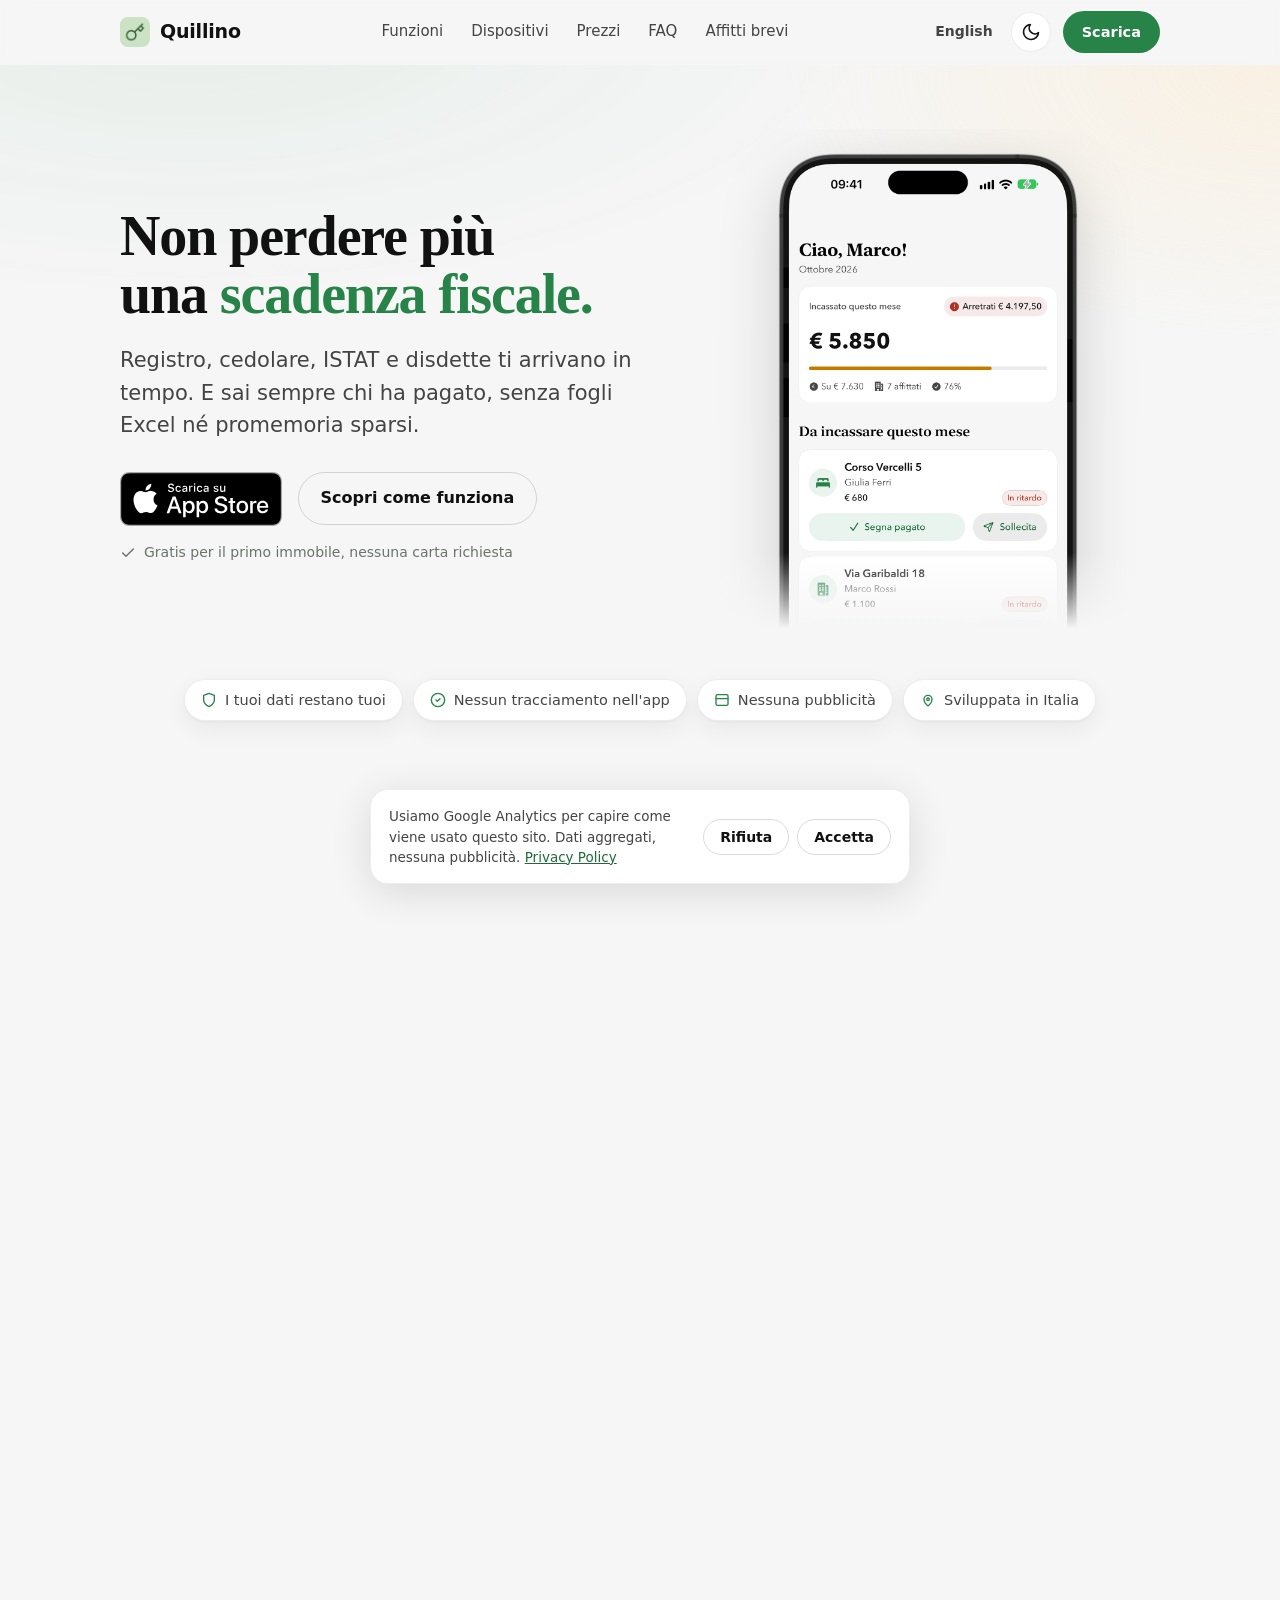
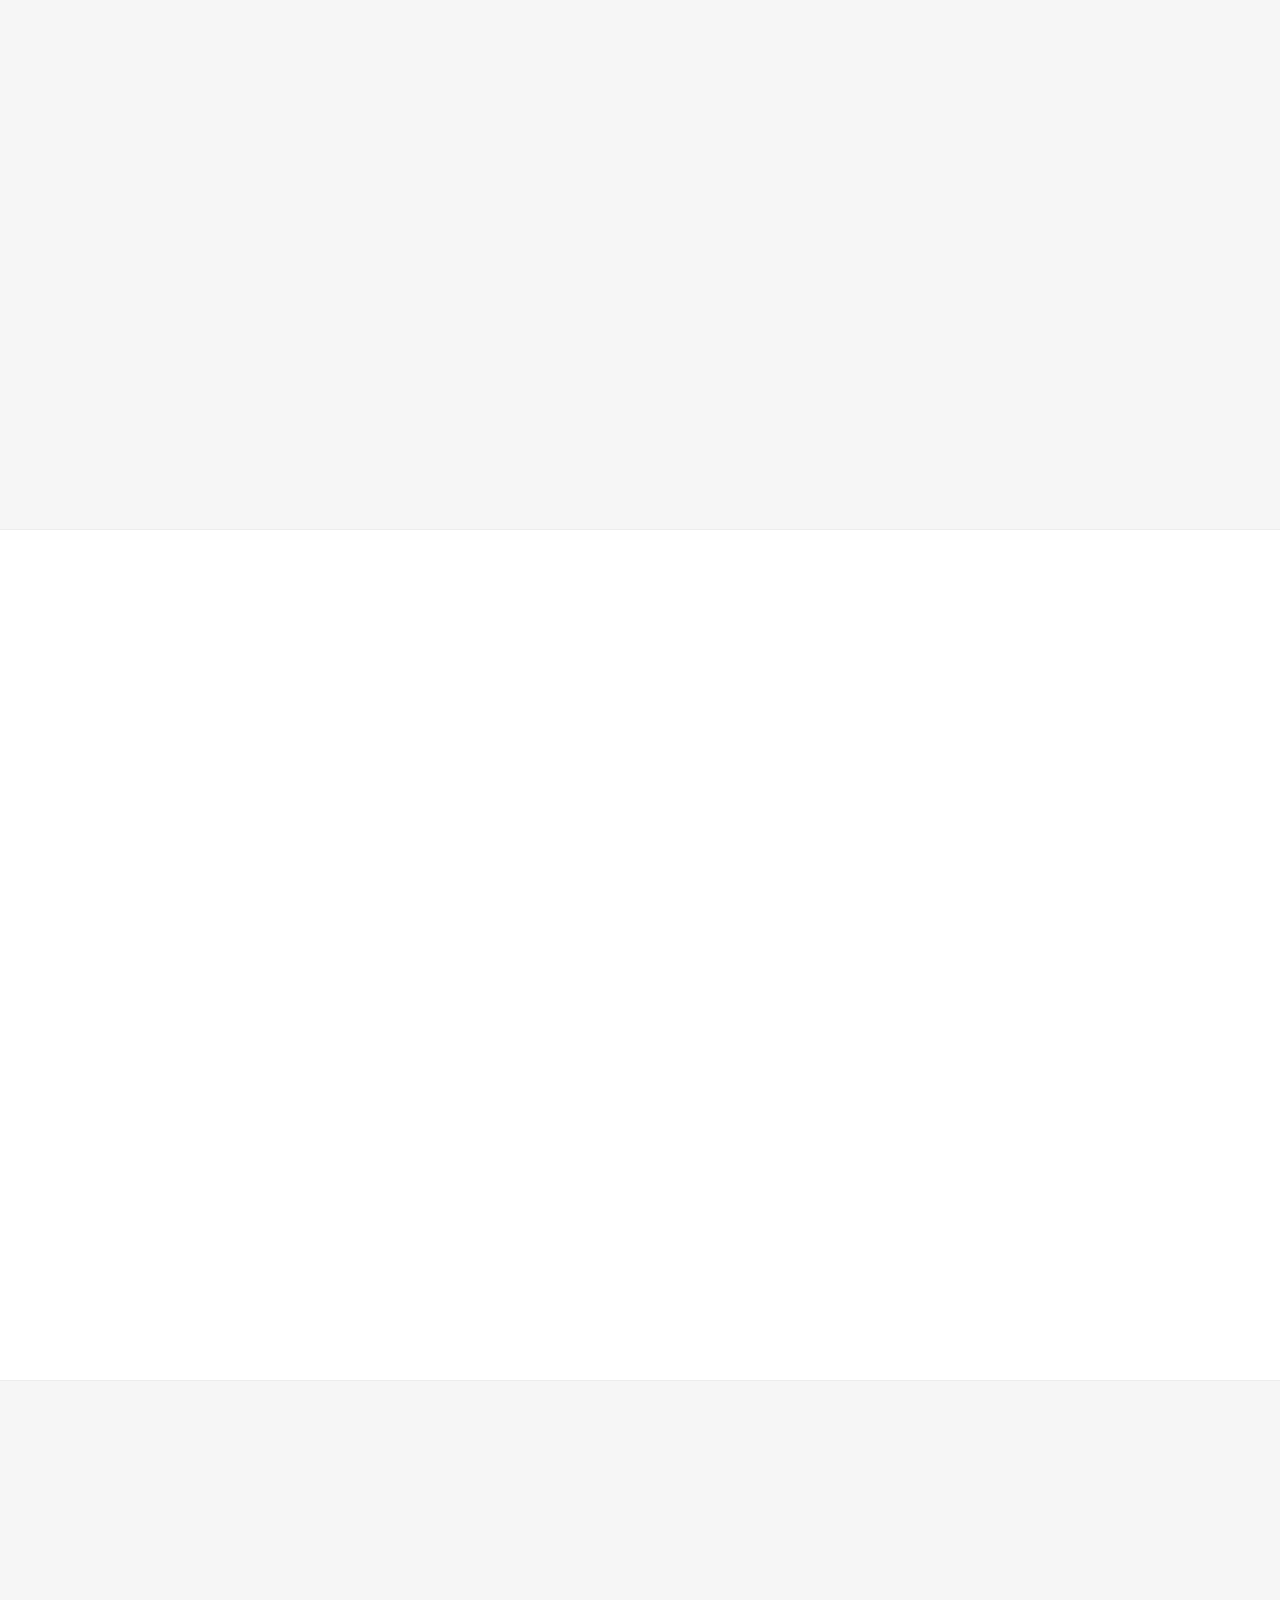
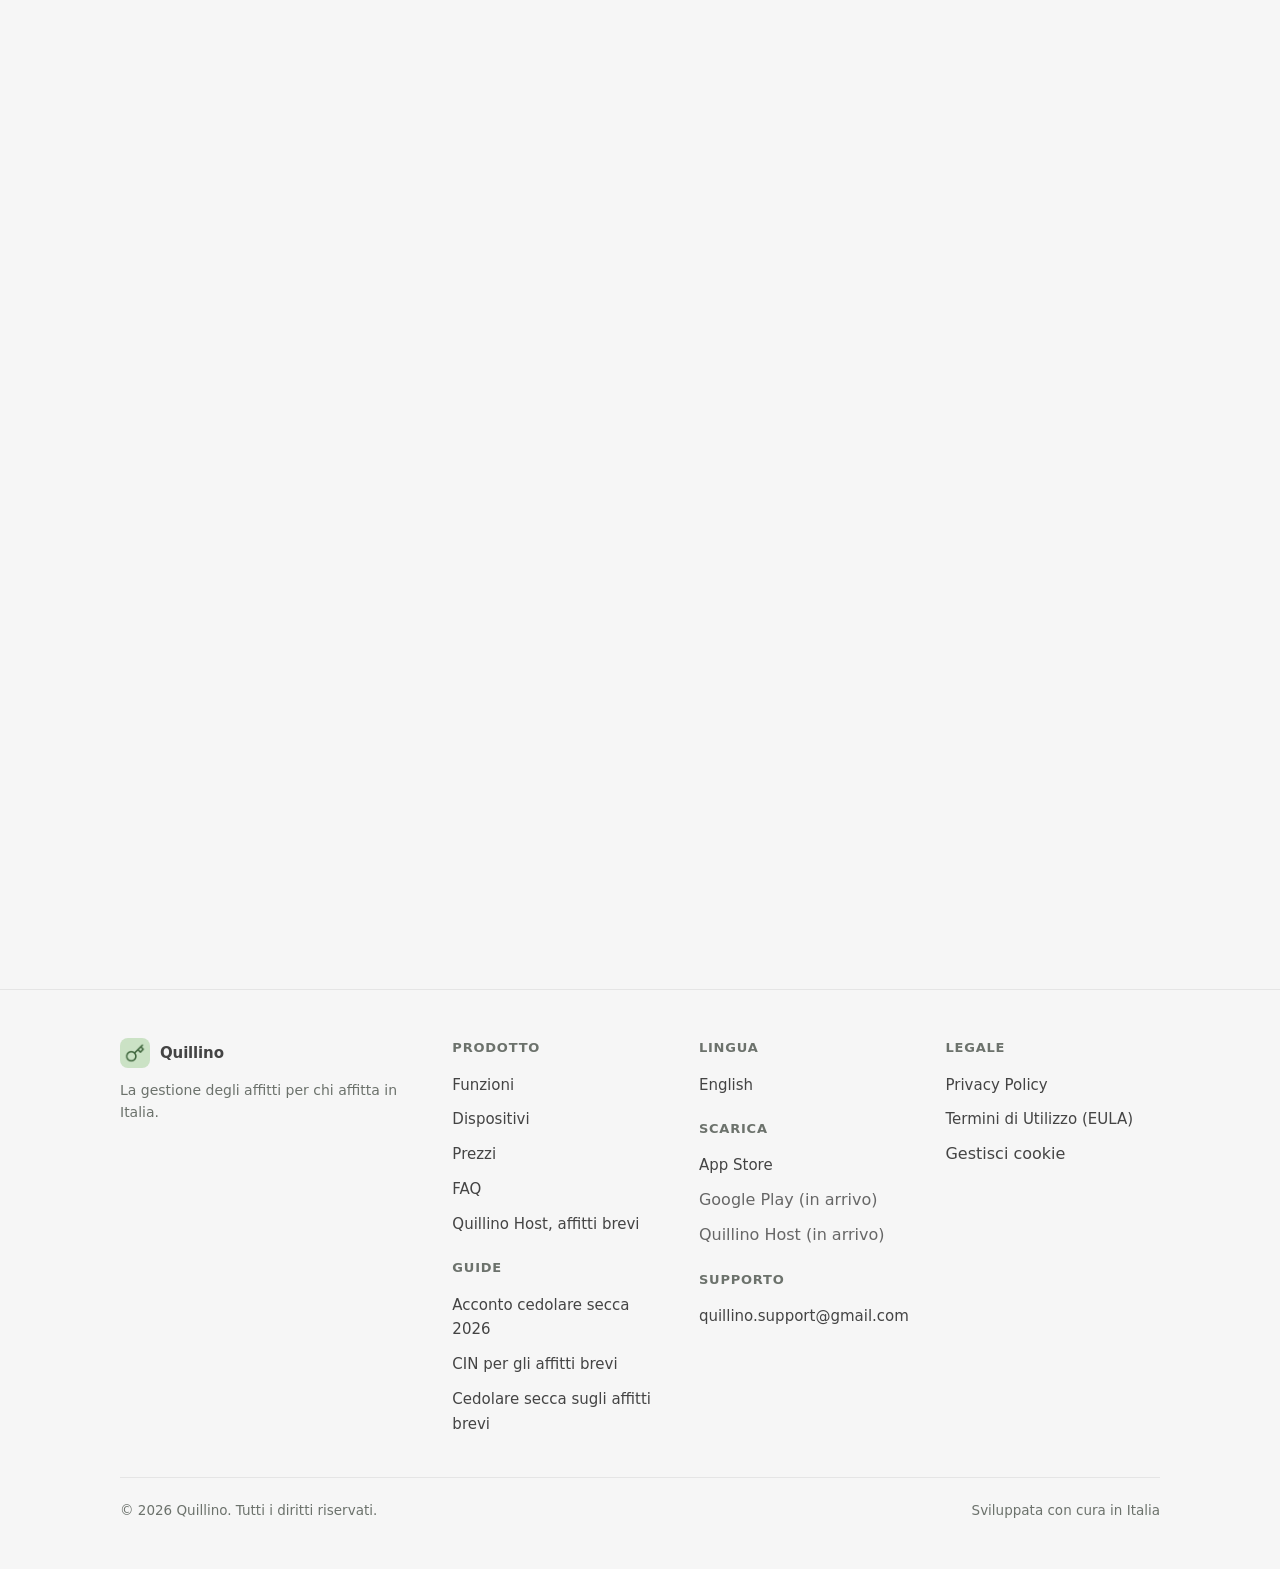
<file: index.html>
<!doctype html>
<html lang="it">
<head>
<meta charset="utf-8" />
<meta name="viewport" content="width=device-width, initial-scale=1" />
<meta name="referrer" content="strict-origin-when-cross-origin" />
<meta http-equiv="Content-Security-Policy" content="default-src 'self'; script-src 'self' https://www.googletagmanager.com https://www.google-analytics.com; style-src 'self'; img-src 'self' data: https://www.googletagmanager.com https://www.google-analytics.com https://region1.google-analytics.com; font-src 'self'; connect-src 'self' https://www.googletagmanager.com https://www.google-analytics.com https://region1.google-analytics.com https://*.google-analytics.com; base-uri 'self'; form-action 'none'; object-src 'none'; frame-src 'none'; upgrade-insecure-requests" />
<meta name="google-site-verification" content="tko4XSCFFi0CnRZKbEGQ4cmEZyuB2IogM9QYAfyuhWw" />

<title>Quillino: gestione affitti, canoni e scadenze fiscali</title>
<meta name="description" content="Registro, cedolare secca, ISTAT e disdette ti arrivano in tempo, e sai sempre chi ha pagato. L'app per chi affitta. Gratis per il primo immobile." />
<meta name="author" content="Quillino" />

<link rel="canonical" href="https://matteolubinu.github.io/quillino/" />
<link rel="alternate" hreflang="it" href="https://matteolubinu.github.io/quillino/" />
<link rel="alternate" hreflang="en" href="https://matteolubinu.github.io/quillino/en/" />
<link rel="alternate" hreflang="x-default" href="https://matteolubinu.github.io/quillino/" />

<!-- Open Graph / social — URL assoluti: gli scraper (WhatsApp, iMessage, LinkedIn) non risolvono path relativi -->
<meta property="og:type" content="website" />
<meta property="og:site_name" content="Quillino" />
<meta property="og:url" content="https://matteolubinu.github.io/quillino/" />
<meta property="og:title" content="Quillino: gestione affitti, canoni e scadenze fiscali" />
<meta property="og:description" content="Canoni, scadenze fiscali e inquilini sotto controllo. Report pronto per il commercialista. Senza fogli Excel." />
<meta property="og:image" content="https://matteolubinu.github.io/quillino/assets/og-cover.png" />
<meta property="og:image:width" content="2400" />
<meta property="og:image:height" content="1260" />
<meta property="og:image:alt" content="Quillino, gestione affitti sotto controllo: canoni, scadenze fiscali e inquilini su iPhone, iPad, Mac e Apple Watch" />
<meta property="og:locale" content="it_IT" />

<!-- Twitter/X Card -->
<meta name="twitter:card" content="summary_large_image" />
<meta name="twitter:title" content="Quillino: gestione affitti, canoni e scadenze fiscali" />
<meta name="twitter:description" content="Canoni, scadenze fiscali e inquilini sotto controllo. Report pronto per il commercialista. Senza fogli Excel." />
<meta name="twitter:image" content="https://matteolubinu.github.io/quillino/assets/og-cover.png" />
<meta name="twitter:image:alt" content="Quillino, gestione affitti sotto controllo" />

<meta name="theme-color" content="#F6F6F6" media="(prefers-color-scheme: light)" />
<meta name="theme-color" content="#1A1E1A" media="(prefers-color-scheme: dark)" />

<link rel="icon" href="assets/icon.png" type="image/png" />
<link rel="apple-touch-icon" href="assets/icon.png" />
<link rel="stylesheet" href="styles.css?v=20261023b" />

<!-- Dati strutturati per i motori di ricerca -->
<script type="application/ld+json">
{
  "@context": "https://schema.org",
  "@graph": [
    {
      "@type": "SoftwareApplication",
      "name": "Quillino: gestione affitti",
      "operatingSystem": "iOS, iPadOS, macOS, watchOS",
      "applicationCategory": "FinanceApplication",
      "url": "https://matteolubinu.github.io/quillino/",
      "downloadUrl": "https://apps.apple.com/it/app/quillino-gestione-affitti/id6774200347",
      "inLanguage": "it-IT",
      "description": "App per piccoli proprietari immobiliari: ricorda le scadenze fiscali e di contratto (registro, cedolare secca, ISTAT, disdette), tiene traccia di canoni, pagamenti anche parziali e inquilini, genera quietanze PDF e il report 730 per il commercialista. I dati restano sul dispositivo e, se scelto, si sincronizzano nel proprio iCloud.",
      "screenshot": "https://matteolubinu.github.io/quillino/assets/screens/01-dashboard.png",
      "offers": [
        { "@type": "Offer", "name": "Gratis", "price": "0", "priceCurrency": "EUR" },
        { "@type": "Offer", "name": "Quillino Pro, mensile", "price": "9.99", "priceCurrency": "EUR" },
        { "@type": "Offer", "name": "Quillino Pro, annuale", "price": "59.99", "priceCurrency": "EUR" },
        { "@type": "Offer", "name": "Quillino Pro, a vita", "price": "149.99", "priceCurrency": "EUR" }
      ],
      "publisher": { "@type": "Organization", "name": "Quillino", "url": "https://matteolubinu.github.io/quillino/", "logo": "https://matteolubinu.github.io/quillino/assets/icon.png", "email": "quillino.support@gmail.com" },
      "aggregateRating": { "@type": "AggregateRating", "ratingValue": "5", "ratingCount": "4", "bestRating": "5", "worstRating": "1" },
      "review": {
        "@type": "Review",
        "reviewRating": { "@type": "Rating", "ratingValue": "5", "bestRating": "5" },
        "author": { "@type": "Person", "name": "Piurishop" },
        "datePublished": "2026-08-23",
        "reviewBody": "Sicuramente la migliore app di questa categoria. Non manca niente, semplice da usare, intuitiva. Assistenza super, fondamentale e molto apprezzata. App in continua evoluzione. Consiglio a tutti, indistintamente dalla quantità di appartamenti o camere da gestire."
      }
    },
    {
      "@type": "WebSite",
      "name": "Quillino",
      "url": "https://matteolubinu.github.io/quillino/",
      "inLanguage": "it-IT"
    },
    {
      "@type": "FAQPage",
      "mainEntity": [
        { "@type": "Question", "name": "Quanto costa Quillino?", "acceptedAnswer": { "@type": "Answer", "text": "Il primo immobile è gratuito per sempre. Quillino Pro parte da 9,99 € al mese o 59,99 € all'anno, con 7 giorni di prova e possibilità di annullare quando vuoi, oppure 149,99 € una volta sola, a vita e senza rinnovo. Pro sblocca immobili illimitati, report 730 e documenti PDF, riepilogo per il commercialista, export CSV anno per anno, annuncio immobiliare in PDF, widget e Apple Watch." } },
        { "@type": "Question", "name": "I miei dati sono al sicuro?", "acceptedAnswer": { "@type": "Answer", "text": "Sì. Quillino non ha server propri: i dati restano sull'iPhone e, se attivi la sincronizzazione, viaggiano cifrati solo nel tuo iCloud personale. Nell'app nessun tracciamento e nessuna pubblicità. Puoi bloccare l'app con Face ID." } },
        { "@type": "Question", "name": "Serve per la dichiarazione dei redditi?", "acceptedAnswer": { "@type": "Answer", "text": "Quillino prepara un report annuale di incassi e spese per immobile, con cedolare secca e regime IRPEF a confronto, e un'anagrafica con dati catastali, estremi di registrazione del contratto e canoni incassati mese per mese, da consegnare al commercialista. Non sostituisce il commercialista, ma fa risparmiare tempo a entrambi." } },
        { "@type": "Question", "name": "Su quali dispositivi funziona?", "acceptedAnswer": { "@type": "Answer", "text": "iPhone, iPad, Mac con Apple Silicon e Apple Watch. Un unico acquisto vale su tutti i dispositivi Apple, con i dati sincronizzati via iCloud. La versione per Android è in arrivo su Google Play." } },
        { "@type": "Question", "name": "Va bene per gli appartamenti affittati agli studenti?", "acceptedAnswer": { "@type": "Answer", "text": "Sì. Puoi gestire più inquilini nello stesso immobile con canoni per stanza e pagamenti separati, e inserire gli estremi di registrazione del contratto per ogni singolo inquilino, comodo quando ogni stanza ha il suo contratto." } },
        { "@type": "Question", "name": "Posso gestire più immobili e coinquilini?", "acceptedAnswer": { "@type": "Answer", "text": "Sì. Con Pro gestisci immobili illimitati, incluse le situazioni con più inquilini nello stesso immobile: canoni per stanza e pagamenti separati." } },
        { "@type": "Question", "name": "Cosa succede se il Pro scade?", "acceptedAnswer": { "@type": "Answer", "text": "I tuoi dati restano dove sono: Quillino non cancella niente. Resta visibile il primo immobile che hai aggiunto; gli altri sono nascosti finché non torni a Pro, ma le loro scadenze restano in elenco, in sola lettura, così non ne perdi nessuna. L'esportazione di base dei tuoi dati in un unico file resta gratuita." } },
        { "@type": "Question", "name": "Posso portare i miei affitti da Excel?", "acceptedAnswer": { "@type": "Answer", "text": "Sì. Importi un file Excel o CSV: scegli quali colonne corrispondono a immobile, inquilino e canone, guardi l'anteprima e confermi. Servono pochi minuti." } },
        { "@type": "Question", "name": "I calcoli fiscali sono affidabili?", "acceptedAnswer": { "@type": "Answer", "text": "Sono una stima: usano le regole fiscali dell'anno, e sotto il Report 730 vedi quali regole sono state applicate e quando sono state verificate l'ultima volta. Non sostituiscono il parere di un commercialista o di un CAF: controlla sempre importi e scadenze prima di versare o presentare documenti." } }
      ]
    }
  ]
}
</script>

<!-- Tema pre-paint (niente flash). File esterno per usare una CSP senza 'unsafe-inline'. -->
<script src="boot.js?v=20261023b"></script>

<!-- Google Analytics 4 con Consent Mode v2: analytics_storage negato finché
     l'utente non accetta dal banner (vedi analytics.js + #cookieBanner + script.js). -->
<script async src="https://www.googletagmanager.com/gtag/js?id=G-9974W2YSF0"></script>
<script src="analytics.js?v=20261023b"></script>
</head>
<body>

<!-- ============================================================ NAVBAR -->
<header class="nav" id="nav">
  <div class="container nav-inner">
    <a class="brand" href="#top" aria-label="Quillino">
      <img width="512" height="512" class="logo" src="assets/icon.png" alt="" /> Quillino
    </a>
    <nav class="nav-links" aria-label="Navigazione principale">
      <a href="#funzioni">Funzioni</a>
      <a href="#dispositivi">Dispositivi</a>
      <a href="#prezzi">Prezzi</a>
      <a href="#faq">FAQ</a>
      <a href="host/">Affitti brevi</a>
    </nav>
    <div class="nav-cta">
      <a class="lang-switch" href="en/" hreflang="en" lang="en">English</a>
      <button class="theme-toggle" id="themeToggle" type="button" aria-label="Passa al tema chiaro o scuro">
        <svg class="ico-moon" width="20" height="20" viewBox="0 0 24 24" fill="none" stroke="currentColor" stroke-width="2" stroke-linecap="round" stroke-linejoin="round"><path d="M21 12.8A9 9 0 1 1 11.2 3 7 7 0 0 0 21 12.8z"/></svg>
        <svg class="ico-sun" width="20" height="20" viewBox="0 0 24 24" fill="none" stroke="currentColor" stroke-width="2" stroke-linecap="round" stroke-linejoin="round"><circle cx="12" cy="12" r="4"/><path d="M12 2v2M12 20v2M4.9 4.9l1.4 1.4M17.7 17.7l1.4 1.4M2 12h2M20 12h2M4.9 19.1l1.4-1.4M17.7 6.3l1.4-1.4"/></svg>
      </button>
      <a class="btn btn-primary nav-download" data-store="nav" href="https://apps.apple.com/it/app/quillino-gestione-affitti/id6774200347">Scarica</a>
    </div>
    <button class="nav-toggle" id="navToggle" aria-label="Apri menu" aria-expanded="false">
      <svg width="24" height="24" viewBox="0 0 24 24" fill="none" stroke="currentColor" stroke-width="2" stroke-linecap="round"><path d="M4 7h16M4 12h16M4 17h16"/></svg>
    </button>
  </div>
</header>

<span id="top"></span>

<!-- ============================================================== HERO -->
<section class="hero section">
  <div class="container hero-grid">
    <div class="hero-copy reveal">
      <h1>Non perdere più una <span class="accent">scadenza fiscale.</span></h1>
      <p class="lead">Registro, cedolare, ISTAT e disdette ti arrivano in tempo. E sai sempre chi ha pagato, senza fogli Excel né promemoria sparsi.</p>
      <div class="hero-actions">
        <a class="appstore" data-store="hero" href="https://apps.apple.com/it/app/quillino-gestione-affitti/id6774200347" aria-label="Scaricalo su App Store">
          <img class="shot" data-light="assets/appstore-it.svg" data-dark="assets/appstore-it-white.svg" src="assets/appstore-it.svg" alt="" width="162" height="54" />
        </a>
        <a class="btn btn-ghost" href="#come-funziona">Scopri come funziona</a>
      </div>
      <p class="hero-reassure">
        <svg width="16" height="16" viewBox="0 0 24 24" fill="none" stroke="currentColor" stroke-width="2.2" stroke-linecap="round" stroke-linejoin="round"><path d="M20 6 9 17l-5-5"/></svg>
        Gratis per il primo immobile, nessuna carta richiesta
      </p>
    </div>
    <div class="hero-media reveal">
      <div class="device">
        <img fetchpriority="high" class="shot" data-light="assets/screens/01-dashboard.webp" data-dark="assets/screens/01-dashboard-dark.webp" src="assets/screens/01-dashboard.webp" alt="La dashboard di Quillino con l'incassato del mese e le prossime scadenze" width="900" height="1955" />
      </div>
    </div>
  </div>
</section>

<!-- ============================================================= TRUST -->
<section class="trust section-tight">
  <div class="container trust-tags reveal">
    <span class="tag"><svg width="16" height="16" viewBox="0 0 24 24" fill="none" stroke="currentColor" stroke-width="2" stroke-linecap="round" stroke-linejoin="round"><path d="M12 22s8-4 8-10V5l-8-3-8 3v7c0 6 8 10 8 10z"/></svg> I tuoi dati restano tuoi</span>
    <span class="tag"><svg width="16" height="16" viewBox="0 0 24 24" fill="none" stroke="currentColor" stroke-width="2" stroke-linecap="round" stroke-linejoin="round"><circle cx="12" cy="12" r="10"/><path d="m9 12 2 2 4-4"/></svg> Nessun tracciamento nell'app</span>
    <span class="tag"><svg width="16" height="16" viewBox="0 0 24 24" fill="none" stroke="currentColor" stroke-width="2" stroke-linecap="round" stroke-linejoin="round"><rect x="3" y="4" width="18" height="16" rx="2"/><path d="M3 10h18"/></svg> Nessuna pubblicità</span>
    <span class="tag"><svg width="16" height="16" viewBox="0 0 24 24" fill="none" stroke="currentColor" stroke-width="2" stroke-linecap="round" stroke-linejoin="round"><path d="M12 21s-6-4.35-6-10a6 6 0 0 1 12 0c0 5.65-6 10-6 10z"/><circle cx="12" cy="11" r="2"/></svg> Sviluppata in Italia</span>
  </div>
</section>

<!-- ==================================================== COME FUNZIONA -->
<section class="section-tight" id="come-funziona">
  <div class="container reveal">
    <h2 class="section-title">Da zero a tutto in ordine, in tre passi.</h2>
  </div>
  <div class="container">
    <ol class="steps">
        <li class="step reveal">
          <span class="step-n" aria-hidden="true">1</span>
          <h3>Aggiungi l'immobile e l'inquilino</h3>
          <p>Nome, canone, deposito e date del contratto: bastano pochi campi per cominciare.</p>
        </li>
        <li class="step step--feature reveal">
          <span class="step-n" aria-hidden="true">2</span>
          <h3>Segna i canoni quando li incassi</h3>
          <p>Un tocco ogni mese, anche se il pagamento è parziale. Quillino tiene il conto, evidenzia i ritardi e prepara la quietanza.</p>
          <div class="step-media"><img class="shot" width="1000" height="2089" data-light="assets/screens/01-dashboard.webp" data-dark="assets/screens/01-dashboard-dark.webp" src="assets/screens/01-dashboard.webp" alt="Un tocco su Segna pagato nella Home di Quillino: due affitti in ritardo, ciascuno con i pulsanti Segna pagato e Sollecita" loading="lazy" /></div>
        </li>
        <li class="step reveal">
          <span class="step-n" aria-hidden="true">3</span>
          <h3>A fine anno esporti il report</h3>
          <p>Incassi, spese e anagrafica immobili in un unico documento, pronto per il commercialista.</p>
        </li>
    </ol>
  </div>
</section>

<!-- ========================================================== FUNZIONI -->
<section class="section" id="funzioni">
  <div class="container center reveal">
    <h2 class="section-title">Tutto quello che serve per gestire un affitto.<br>Niente di più.</h2>
    <p class="section-lead">Quillino non è un gestionale complicato. Fa poche cose, quelle che contano davvero ogni mese.</p>
  </div>

  <div class="container feat-start">

    <!-- Feature 1 -->
    <div class="feat-row reveal">
      <div class="feat-copy">
        <div class="badge-row">
          <span class="badge badge--paid">Pagato</span>
          <span class="badge badge--partial">Parziale</span>
          <span class="badge badge--late">In ritardo</span>
        </div>
        <h3>Sai sempre chi ha pagato</h3>
        <p>Segna un canone come incassato con un tocco, anche a metà o diviso tra più inquilini. Quillino tiene il conto di ogni mese, evidenzia i ritardi e prepara la quietanza PDF da consegnare all'inquilino.</p>
        <ul class="feat-points">
          <li><svg width="18" height="18" viewBox="0 0 24 24" fill="none" stroke="currentColor" stroke-width="2.2" stroke-linecap="round" stroke-linejoin="round"><path d="M20 6 9 17l-5-5"/></svg> Stato pagamento mese per mese, anche per i pagamenti parziali</li>
          <li><svg width="18" height="18" viewBox="0 0 24 24" fill="none" stroke="currentColor" stroke-width="2.2" stroke-linecap="round" stroke-linejoin="round"><path d="M20 6 9 17l-5-5"/></svg> Ritardi in evidenza, senza dover controllare</li>
          <li><svg width="18" height="18" viewBox="0 0 24 24" fill="none" stroke="currentColor" stroke-width="2.2" stroke-linecap="round" stroke-linejoin="round"><path d="M20 6 9 17l-5-5"/></svg> Quietanza PDF pronta da inviare <span class="badge badge--pro badge-inline">Pro</span></li>
        </ul>
      </div>
      <div class="feat-media"><div class="device"><img width="1000" height="2089" class="shot" data-light="assets/screens/03-pagamenti.webp" data-dark="assets/screens/03-pagamenti-dark.webp" src="assets/screens/03-pagamenti.webp" alt="Elenco pagamenti mensili con stato Pagato, Parziale e In ritardo" loading="lazy" /></div></div>
    </div>

    <!-- Feature 2 -->
    <div class="feat-row reverse reveal">
      <div class="feat-copy">
        <h3>Mai più una scadenza dimenticata</h3>
        <p>Registro, cedolare secca, rinnovi e disdette: Quillino calcola le scadenze fiscali e contrattuali e te le ricorda in tempo, con l'aggiornamento ISTAT del canone già pronto. Non importa quanti immobili hai: le scadenze restano sempre visibili.</p>
        <ul class="feat-points">
          <li><svg width="18" height="18" viewBox="0 0 24 24" fill="none" stroke="currentColor" stroke-width="2.2" stroke-linecap="round" stroke-linejoin="round"><path d="M20 6 9 17l-5-5"/></svg> Imposta di registro e cedolare secca, con acconto e saldo spiegati</li>
          <li><svg width="18" height="18" viewBox="0 0 24 24" fill="none" stroke="currentColor" stroke-width="2.2" stroke-linecap="round" stroke-linejoin="round"><path d="M20 6 9 17l-5-5"/></svg> Registrazione del contratto (RLI) passo passo</li>
          <li><svg width="18" height="18" viewBox="0 0 24 24" fill="none" stroke="currentColor" stroke-width="2.2" stroke-linecap="round" stroke-linejoin="round"><path d="M20 6 9 17l-5-5"/></svg> Promemoria di rinnovo e disdetta</li>
          <li><svg width="18" height="18" viewBox="0 0 24 24" fill="none" stroke="currentColor" stroke-width="2.2" stroke-linecap="round" stroke-linejoin="round"><path d="M20 6 9 17l-5-5"/></svg> Adeguamento ISTAT calcolato per te</li>
        </ul>
      </div>
      <div class="feat-media"><div class="device"><img width="1000" height="2089" class="shot" data-light="assets/screens/04-scadenze.webp" data-dark="assets/screens/04-scadenze-dark.webp" src="assets/screens/04-scadenze.webp" alt="Elenco delle prossime scadenze fiscali e contrattuali" loading="lazy" /></div></div>
    </div>

    <!-- Feature 3 -->
    <div class="feat-row reveal">
      <div class="feat-copy">
        <span class="badge badge--pro badge-gap">Quillino Pro</span>
        <h3>Il report pronto per il commercialista</h3>
        <p>A fine anno esporti un quadro completo di incassi e spese per immobile, in PDF o CSV. E un'anagrafica separata con dati catastali, estremi di registrazione del contratto e i canoni incassati mese per mese: tutto in un unico documento per immobile, pronto da girare al commercialista.</p>
        <ul class="feat-points">
          <li><svg width="18" height="18" viewBox="0 0 24 24" fill="none" stroke="currentColor" stroke-width="2.2" stroke-linecap="round" stroke-linejoin="round"><path d="M20 6 9 17l-5-5"/></svg> Report fiscale annuale per immobile</li>
          <li><svg width="18" height="18" viewBox="0 0 24 24" fill="none" stroke="currentColor" stroke-width="2.2" stroke-linecap="round" stroke-linejoin="round"><path d="M20 6 9 17l-5-5"/></svg> Anagrafica immobili: catasto, contratti, inquilini</li>
          <li><svg width="18" height="18" viewBox="0 0 24 24" fill="none" stroke="currentColor" stroke-width="2.2" stroke-linecap="round" stroke-linejoin="round"><path d="M20 6 9 17l-5-5"/></svg> Canoni incassati mese per mese, per immobile o inquilino</li>
          <li><svg width="18" height="18" viewBox="0 0 24 24" fill="none" stroke="currentColor" stroke-width="2.2" stroke-linecap="round" stroke-linejoin="round"><path d="M20 6 9 17l-5-5"/></svg> Cedolare secca e regime IRPEF a confronto</li>
          <li><svg width="18" height="18" viewBox="0 0 24 24" fill="none" stroke="currentColor" stroke-width="2.2" stroke-linecap="round" stroke-linejoin="round"><path d="M20 6 9 17l-5-5"/></svg> Le regole fiscali usate e la data in cui sono state verificate, scritte sotto la stima</li>
          <li><svg width="18" height="18" viewBox="0 0 24 24" fill="none" stroke="currentColor" stroke-width="2.2" stroke-linecap="round" stroke-linejoin="round"><path d="M20 6 9 17l-5-5"/></svg> Esporta in CSV i dati che vuoi, anno per anno</li>
        </ul>
      </div>
      <div class="feat-media"><div class="device"><img width="1000" height="2089" class="shot" data-light="assets/screens/05-report.webp" data-dark="assets/screens/05-report-dark.webp" src="assets/screens/05-report.webp" alt="Report fiscale annuale con incassi e spese" loading="lazy" /></div></div>
    </div>

  </div>

  <!-- Feature grid -->
  <div class="container">
    <ul class="facts-list">
      <li class="reveal"><svg width="22" height="22" viewBox="0 0 24 24" fill="none" stroke="currentColor" stroke-width="2" stroke-linecap="round" stroke-linejoin="round"><path d="M3 21h18M5 21V7l7-4 7 4v14M9 21v-6h6v6"/></svg><div><h3>Immobili e inquilini</h3><p>Ogni immobile, stanza e inquilino in ordine: canone, deposito, contatti, dati catastali ed estremi del contratto, con un indicatore di quanto manca alla scheda per essere pronta per il commercialista. Hai già un foglio Excel o CSV? Lo importi in pochi minuti.</p></div></li>
      <li class="reveal"><svg width="22" height="22" viewBox="0 0 24 24" fill="none" stroke="currentColor" stroke-width="2" stroke-linecap="round" stroke-linejoin="round"><path d="M16 21v-2a4 4 0 0 0-4-4H6a4 4 0 0 0-4 4v2"/><circle cx="9" cy="7" r="4"/><path d="M22 21v-2a4 4 0 0 0-3-3.9M16 3.1a4 4 0 0 1 0 7.8"/></svg><div><h3>Stanze e comproprietà</h3><p>Affitta stanza per stanza, con canoni e pagamenti separati. Se l'immobile è in comproprietà, indichi le quote di ciascun proprietario.</p></div></li>
      <li class="reveal"><svg width="22" height="22" viewBox="0 0 24 24" fill="none" stroke="currentColor" stroke-width="2" stroke-linecap="round" stroke-linejoin="round"><path d="M5 3h14v18l-3-2-2 2-2-2-2 2-2-2-3 2z"/><path d="M9 8h6M9 12h6"/></svg><div><h3>Spese e ricevute</h3><p>Registra le spese di ogni immobile, anche con la foto della ricevuta, e dividi quelle condominiali tra gli inquilini.</p></div></li>
      <li class="reveal"><svg width="22" height="22" viewBox="0 0 24 24" fill="none" stroke="currentColor" stroke-width="2" stroke-linecap="round" stroke-linejoin="round"><rect x="3" y="4" width="18" height="18" rx="2"/><path d="M16 2v4M8 2v4M3 10h18"/></svg><div><h3>Il riepilogo del mese</h3><p>Nei primi giorni del mese trovi in Home quanto hai incassato e quanto resta da incassare. Se vuoi, ti arriva anche un avviso il primo del mese.</p></div></li>
      <li class="reveal"><svg width="22" height="22" viewBox="0 0 24 24" fill="none" stroke="currentColor" stroke-width="2" stroke-linecap="round" stroke-linejoin="round"><path d="M21 11.5a8.4 8.4 0 0 1-.9 3.8 8.5 8.5 0 0 1-7.6 4.7 8.4 8.4 0 0 1-3.8-.9L3 21l1.9-5.7a8.4 8.4 0 0 1-.9-3.8 8.5 8.5 0 0 1 4.7-7.6 8.4 8.4 0 0 1 3.8-.9h.5a8.5 8.5 0 0 1 8 8v.5z"/></svg><div><h3>Solleciti WhatsApp</h3><p>Un tocco per inviare conferma di pagamento o sollecito su WhatsApp, con il messaggio già scritto, in tono amichevole o formale.</p></div></li>
      <li class="reveal"><svg width="22" height="22" viewBox="0 0 24 24" fill="none" stroke="currentColor" stroke-width="2" stroke-linecap="round" stroke-linejoin="round"><rect x="3" y="3" width="7" height="7" rx="1.5"/><rect x="14" y="3" width="7" height="7" rx="1.5"/><rect x="3" y="14" width="7" height="7" rx="1.5"/><rect x="14" y="14" width="7" height="7" rx="1.5"/></svg><div><h3>Widget, Siri e Apple Watch</h3><p>L'incassato del mese e le scadenze direttamente in schermata Home e al polso. Con Siri segni un canone come pagato a voce. Widget e Apple Watch sono in Quillino Pro.</p></div></li>
    </ul>
  </div>
</section>

<!-- ====================================================== RECENSIONI -->
<!-- ============================================================ AFFITTI BREVI -->
<section class="section-tight" id="host">
  <div class="container">
    <div class="host-banner reveal">
      <img class="host-banner-icon" src="assets/icon-host.png" alt="" width="256" height="256" />
      <div>
        <p class="status-pill"><span class="dot" aria-hidden="true"></span>In arrivo su App Store</p>
        <h2>Affitti anche a brevi periodi?</h2>
        <p>Per Airbnb, Booking.com e prenotazioni dirette c'è Quillino Host: il netto vero dopo commissioni e tasse, CIN, cedolare e scadenze.</p>
      </div>
      <a class="btn btn-ghost" href="host/">Scopri Quillino Host</a>
    </div>
  </div>
</section>

<section class="section reviews" id="recensioni">
  <div class="container center reveal">
    <div class="rating-line">
      <span class="stars" role="img" aria-label="5 stelle su 5">★★★★★</span>
      <span>5,0 su App Store</span>
    </div>
    <figure class="review-quote">
      <blockquote>Sicuramente la migliore app di questa categoria. Non manca niente, semplice da usare, intuitiva. Assistenza super, fondamentale e molto apprezzata. App in continua evoluzione. Consiglio a tutti, indistintamente dalla quantità di appartamenti o camere da gestire.</blockquote>
      <figcaption>Piurishop, recensione su App Store, agosto 2026</figcaption>
    </figure>
    <a class="btn btn-ghost" data-store="reviews" href="https://apps.apple.com/it/app/quillino-gestione-affitti/id6774200347">Leggi le recensioni</a>
  </div>
</section>

<!-- ======================================================= DISPOSITIVI -->
<section class="section" id="dispositivi">
  <div class="container center reveal">
    <h2 class="section-title">iPhone, iPad, Mac e Apple Watch.</h2>
    <p class="section-lead">Sui dispositivi Apple un solo acquisto vale ovunque e i dati si sincronizzano in privato con il tuo iCloud: cominci sull'iPhone e ritrovi tutto sul Mac.</p>
  </div>
  <div class="container">
    <div class="carousel reveal" id="deviceCarousel">
      <div class="carousel-tabs" role="tablist" aria-label="Scegli il dispositivo">
        <button class="ctab is-active" id="ctab-iphone" type="button" role="tab" aria-selected="true"  aria-controls="cpanel-iphone" tabindex="0"  data-device="iphone">iPhone</button>
        <button class="ctab"           id="ctab-ipad"   type="button" role="tab" aria-selected="false" aria-controls="cpanel-ipad"   tabindex="-1" data-device="ipad">iPad</button>
        <button class="ctab"           id="ctab-watch"  type="button" role="tab" aria-selected="false" aria-controls="cpanel-watch"  tabindex="-1" data-device="watch">Apple Watch</button>
      </div>
      <div class="carousel-stage">
        <div class="cslide is-active" id="cpanel-iphone" role="tabpanel" aria-labelledby="ctab-iphone" data-device="iphone">
          <div class="device"><img width="1000" height="2089" class="shot" data-light="assets/screens/01-dashboard.webp" data-dark="assets/screens/01-dashboard-dark.webp" src="assets/screens/01-dashboard.webp" alt="Quillino su iPhone" loading="lazy" /></div>
        </div>
        <div class="cslide" id="cpanel-ipad" role="tabpanel" aria-labelledby="ctab-ipad" data-device="ipad">
          <div class="frame-ipad"><img width="1000" height="1293" class="shot" data-light="assets/screens/ipad.webp" data-dark="assets/screens/ipad-dark.webp" src="assets/screens/ipad.webp" alt="Quillino su iPad" loading="lazy" /></div>
        </div>
        <div class="cslide" id="cpanel-watch" role="tabpanel" aria-labelledby="ctab-watch" data-device="watch">
          <div class="frame-watch"><img width="600" height="705" src="assets/screens/watch.webp" alt="Quillino su Apple Watch" loading="lazy" /></div>
        </div>
      </div>
      <p class="carousel-hint">Scorri o tocca per cambiare dispositivo. Quillino è anche su Mac.</p>
      <button type="button" class="carousel-pause" id="carouselPause" aria-pressed="false">Metti in pausa</button>
    </div>
  </div>
  <div class="container reveal" id="android">
    <div class="android-card">
      <div>
        <span class="eyebrow">Novità</span>
        <h3>Quillino arriva su Android.</h3>
        <p>Gli stessi calcoli fiscali, le stesse scadenze e lo stesso modo di segnare chi ha pagato, ripensati per Android. In arrivo su Google Play: l&rsquo;annuncio lo trovi qui appena è disponibile.</p>
      </div>
      <ul class="android-list">
        <li>Piano gratuito per il primo immobile e Quillino Pro con gli stessi PDF e report</li>
        <li>Blocco con impronta o schermo del telefono, widget e scorciatoie dall&rsquo;icona</li>
        <li>Backup in un file e backup automatico di Google, al posto di iCloud</li>
        <li>Niente Apple Watch: la prima versione è solo per telefono</li>
      </ul>
    </div>
  </div>
</section>

<!-- =========================================================== PRIVACY -->
<section class="privacy section">
  <div class="container privacy-grid">
    <div class="reveal">
      <h2 class="section-title">I dati dei tuoi affitti restano dei tuoi affitti.</h2>
      <p class="section-lead">Quillino non ha un server che raccoglie i tuoi dati. Tutto vive sul tuo iPhone e, se vuoi, si sincronizza cifrato nel tuo iCloud personale.</p>
      <div class="privacy-list">
        <div class="row">
          <div class="ico"><svg width="20" height="20" viewBox="0 0 24 24" fill="none" stroke="currentColor" stroke-width="2" stroke-linecap="round" stroke-linejoin="round"><rect x="4" y="10" width="16" height="11" rx="2"/><path d="M8 10V7a4 4 0 0 1 8 0v3"/></svg></div>
          <div><h3>Nessun account, nessun cloud di terzi</h3><p>Non serve registrarsi. I dati non passano da server nostri.</p></div>
        </div>
        <div class="row">
          <div class="ico"><svg width="20" height="20" viewBox="0 0 24 24" fill="none" stroke="currentColor" stroke-width="2" stroke-linecap="round" stroke-linejoin="round"><path d="M17.94 17.94A10.07 10.07 0 0 1 12 20c-7 0-11-8-11-8a18.45 18.45 0 0 1 5.06-5.94M9.9 4.24A9.12 9.12 0 0 1 12 4c7 0 11 8 11 8a18.5 18.5 0 0 1-2.16 3.19m-6.72-1.07a3 3 0 1 1-4.24-4.24"/><path d="m1 1 22 22"/></svg></div>
          <div><h3>Zero tracciamento nell'app</h3><p>Niente pubblicità, niente profilazione, nessuna rivendita dei tuoi dati.</p></div>
        </div>
        <div class="row">
          <div class="ico"><svg width="20" height="20" viewBox="0 0 24 24" fill="none" stroke="currentColor" stroke-width="2" stroke-linecap="round" stroke-linejoin="round"><path d="M3 7V5a2 2 0 0 1 2-2h2M17 3h2a2 2 0 0 1 2 2v2M21 17v2a2 2 0 0 1-2 2h-2M7 21H5a2 2 0 0 1-2-2v-2"/><path d="M8 14s1.5 2 4 2 4-2 4-2"/><path d="M9 9h.01M15 9h.01"/></svg></div>
          <div><h3>Blocco con Face ID o impronta</h3><p>Proteggi l'app con Face ID, impronta o codice: i dati dei tuoi inquilini restano riservati.</p></div>
        </div>
      </div>
    </div>
    <div class="feat-media reveal">
      <div class="device"><img width="1000" height="2089" class="shot" data-light="assets/screens/08-privacy.webp" data-dark="assets/screens/08-privacy-dark.webp" src="assets/screens/08-privacy.webp" alt="Le impostazioni di privacy e blocco app di Quillino" loading="lazy" /></div>
    </div>
  </div>
</section>

<!-- ============================================================ PREZZI -->
<section class="section" id="prezzi">
  <div class="container center reveal">
    <h2 class="section-title">Quanto costa Quillino</h2>
    <p class="section-lead">Il primo immobile è gratuito, per sempre. Quando gestisci di più, Quillino Pro sblocca tutto, con 7 giorni di prova o a vita senza abbonamento.</p>
  </div>
  <div class="container">
    <div class="price-grid">
      <div class="price reveal">
        <div class="tier">Gratis</div>
        <div class="amount">€0<small> / per sempre</small></div>
        <div class="sub">Per iniziare a mettere in ordine.</div>
        <ul>
          <li class="on"><svg width="18" height="18" viewBox="0 0 24 24" fill="none" stroke="currentColor" stroke-width="2.2" stroke-linecap="round" stroke-linejoin="round"><path d="M20 6 9 17l-5-5"/></svg> 1 immobile</li>
          <li class="on"><svg width="18" height="18" viewBox="0 0 24 24" fill="none" stroke="currentColor" stroke-width="2.2" stroke-linecap="round" stroke-linejoin="round"><path d="M20 6 9 17l-5-5"/></svg> Pagamenti, anche parziali, e scadenze</li>
          <li class="on"><svg width="18" height="18" viewBox="0 0 24 24" fill="none" stroke="currentColor" stroke-width="2.2" stroke-linecap="round" stroke-linejoin="round"><path d="M20 6 9 17l-5-5"/></svg> Solleciti WhatsApp</li>
          <li class="on"><svg width="18" height="18" viewBox="0 0 24 24" fill="none" stroke="currentColor" stroke-width="2.2" stroke-linecap="round" stroke-linejoin="round"><path d="M20 6 9 17l-5-5"/></svg> Esporta i tuoi dati in un unico file</li>
        </ul>
        <a class="btn btn-ghost" data-store="price-free" href="https://apps.apple.com/it/app/quillino-gestione-affitti/id6774200347">Scarica gratis</a>
      </div>
      <div class="price pro reveal">
        <span class="badge badge--pro price-tag">Consigliato</span>
        <div class="tier gold">Quillino Pro</div>
        <div class="amount">€59,99<small> / anno</small></div>
        <div class="sub">Annulli quando vuoi.</div>
        <ul class="price-options" aria-label="Come vuoi pagare">
          <li class="best"><span>Annuale, con 7 giorni di prova</span><b>€59,99</b></li>
          <li><span>Mensile</span><b>€9,99</b></li>
          <li><span>A vita, una volta sola</span><b>€149,99</b></li>
        </ul>
        <ul>
          <li class="on gold"><svg width="18" height="18" viewBox="0 0 24 24" fill="none" stroke="currentColor" stroke-width="2.2" stroke-linecap="round" stroke-linejoin="round"><path d="M20 6 9 17l-5-5"/></svg> Immobili illimitati, nessuno nascosto</li>
          <li class="on gold"><svg width="18" height="18" viewBox="0 0 24 24" fill="none" stroke="currentColor" stroke-width="2.2" stroke-linecap="round" stroke-linejoin="round"><path d="M20 6 9 17l-5-5"/></svg> Report 730, anagrafica, quietanze e storico inquilino in PDF</li>
          <li class="on gold"><svg width="18" height="18" viewBox="0 0 24 24" fill="none" stroke="currentColor" stroke-width="2.2" stroke-linecap="round" stroke-linejoin="round"><path d="M20 6 9 17l-5-5"/></svg> Riepilogo da condividere col commercialista</li>
          <li class="on gold"><svg width="18" height="18" viewBox="0 0 24 24" fill="none" stroke="currentColor" stroke-width="2.2" stroke-linecap="round" stroke-linejoin="round"><path d="M20 6 9 17l-5-5"/></svg> Export CSV dei dati che vuoi, anno per anno</li>
          <li class="on gold"><svg width="18" height="18" viewBox="0 0 24 24" fill="none" stroke="currentColor" stroke-width="2.2" stroke-linecap="round" stroke-linejoin="round"><path d="M20 6 9 17l-5-5"/></svg> Annuncio immobiliare in PDF</li>
          <li class="on gold"><svg width="18" height="18" viewBox="0 0 24 24" fill="none" stroke="currentColor" stroke-width="2.2" stroke-linecap="round" stroke-linejoin="round"><path d="M20 6 9 17l-5-5"/></svg> Widget e Apple Watch</li>
          <li class="on gold"><svg width="18" height="18" viewBox="0 0 24 24" fill="none" stroke="currentColor" stroke-width="2.2" stroke-linecap="round" stroke-linejoin="round"><path d="M20 6 9 17l-5-5"/></svg> Colore e icona dell'app a tua scelta</li>
        </ul>
        <a class="btn btn-gold" data-store="price-pro" href="https://apps.apple.com/it/app/quillino-gestione-affitti/id6774200347">Prova 7 giorni gratis</a>
      </div>
    </div>
    <p class="price-note reveal">Se il Pro scade non perdi niente: i tuoi dati restano, le scadenze restano visibili e l'esportazione di base resta gratuita. Torni al piano gratuito, con il primo immobile.</p>
  </div>
</section>

<!-- =============================================================== FAQ -->
<section class="section" id="faq">
  <div class="container center reveal">
    <h2 class="section-title">Le risposte veloci.</h2>
  </div>
  <div class="container">
    <div class="faq-list">
      <details class="faq reveal">
        <summary>Quanto costa Quillino? <svg class="chev" width="20" height="20" viewBox="0 0 24 24" fill="none" stroke="currentColor" stroke-width="2" stroke-linecap="round" stroke-linejoin="round"><path d="m6 9 6 6 6-6"/></svg></summary>
        <div class="body">Il primo immobile è gratuito per sempre. Quillino Pro parte da €9,99 al mese o €59,99 all'anno, con 7 giorni di prova e possibilità di annullare quando vuoi, oppure €149,99 una volta sola, a vita e senza rinnovo. Pro sblocca immobili illimitati, report 730 e documenti PDF, riepilogo per il commercialista, export CSV anno per anno, annuncio immobiliare in PDF, widget e Apple Watch.</div>
      </details>
      <details class="faq reveal">
        <summary>I miei dati sono al sicuro? <svg class="chev" width="20" height="20" viewBox="0 0 24 24" fill="none" stroke="currentColor" stroke-width="2" stroke-linecap="round" stroke-linejoin="round"><path d="m6 9 6 6 6-6"/></svg></summary>
        <div class="body">Sì. Quillino non ha server propri: i dati restano sul tuo iPhone e, se attivi la sincronizzazione, viaggiano cifrati solo nel tuo iCloud personale. Nell'app nessun tracciamento e nessuna pubblicità. Puoi anche bloccare l'app con Face ID.</div>
      </details>
      <details class="faq reveal">
        <summary>Serve per la dichiarazione dei redditi? <svg class="chev" width="20" height="20" viewBox="0 0 24 24" fill="none" stroke="currentColor" stroke-width="2" stroke-linecap="round" stroke-linejoin="round"><path d="m6 9 6 6 6-6"/></svg></summary>
        <div class="body">Quillino prepara un report annuale chiaro di incassi e spese, con cedolare secca e regime IRPEF a confronto, più un'anagrafica con dati catastali, estremi di registrazione del contratto e i canoni incassati mese per mese. Tutto da consegnare al commercialista: non lo sostituisce, ma fa risparmiare tempo a entrambi.</div>
      </details>
      <details class="faq reveal">
        <summary>Su quali dispositivi funziona? <svg class="chev" width="20" height="20" viewBox="0 0 24 24" fill="none" stroke="currentColor" stroke-width="2" stroke-linecap="round" stroke-linejoin="round"><path d="m6 9 6 6 6-6"/></svg></summary>
        <div class="body">iPhone, iPad, Mac con Apple Silicon e Apple Watch. Un unico acquisto vale su tutti i tuoi dispositivi Apple, con i dati sincronizzati via iCloud. La versione per Android è in arrivo su Google Play.</div>
      </details>
      <details class="faq reveal">
        <summary>Va bene per gli appartamenti affittati agli studenti? <svg class="chev" width="20" height="20" viewBox="0 0 24 24" fill="none" stroke="currentColor" stroke-width="2" stroke-linecap="round" stroke-linejoin="round"><path d="m6 9 6 6 6-6"/></svg></summary>
        <div class="body">Sì. Puoi gestire più inquilini nello stesso immobile con canoni per stanza e pagamenti separati, e inserire gli estremi di registrazione del contratto per ogni singolo inquilino, comodo quando ogni stanza ha il suo contratto.</div>
      </details>
      <details class="faq reveal">
        <summary>Posso gestire più immobili e coinquilini? <svg class="chev" width="20" height="20" viewBox="0 0 24 24" fill="none" stroke="currentColor" stroke-width="2" stroke-linecap="round" stroke-linejoin="round"><path d="m6 9 6 6 6-6"/></svg></summary>
        <div class="body">Sì. Con Pro gestisci immobili illimitati, incluse le situazioni con più inquilini nello stesso immobile (canoni per stanza) e i relativi pagamenti separati.</div>
      </details>
      <details class="faq reveal">
        <summary>Cosa succede se il Pro scade? <svg class="chev" width="20" height="20" viewBox="0 0 24 24" fill="none" stroke="currentColor" stroke-width="2" stroke-linecap="round" stroke-linejoin="round"><path d="m6 9 6 6 6-6"/></svg></summary>
        <div class="body">I tuoi dati restano dove sono: Quillino non cancella niente. Resta visibile il primo immobile che hai aggiunto; gli altri sono nascosti finché non torni a Pro, ma le loro scadenze restano in elenco, in sola lettura, così non ne perdi nessuna. L'esportazione di base dei tuoi dati in un unico file resta gratuita.</div>
      </details>
      <details class="faq reveal">
        <summary>Posso portare i miei affitti da Excel? <svg class="chev" width="20" height="20" viewBox="0 0 24 24" fill="none" stroke="currentColor" stroke-width="2" stroke-linecap="round" stroke-linejoin="round"><path d="m6 9 6 6 6-6"/></svg></summary>
        <div class="body">Sì. Importi un file Excel o CSV: scegli quali colonne corrispondono a immobile, inquilino e canone, guardi l'anteprima e confermi. Servono pochi minuti.</div>
      </details>
      <details class="faq reveal">
        <summary>I calcoli fiscali sono affidabili? <svg class="chev" width="20" height="20" viewBox="0 0 24 24" fill="none" stroke="currentColor" stroke-width="2" stroke-linecap="round" stroke-linejoin="round"><path d="m6 9 6 6 6-6"/></svg></summary>
        <div class="body">Sono una stima: usano le regole fiscali dell'anno, e sotto il Report 730 vedi quali regole sono state applicate e quando sono state verificate l'ultima volta. Non sostituiscono il parere di un commercialista o di un CAF: controlla sempre importi e scadenze prima di versare o presentare documenti.</div>
      </details>
    </div>
  </div>
</section>

<!-- ========================================================= CTA FINALE -->
<section class="section cta-final">
  <div class="container reveal">
    <div class="cta-card">
      <h2>Metti i tuoi affitti in ordine, oggi.</h2>
      <p>Gratis per il primo immobile. Bastano pochi minuti.</p>
      <div class="actions">
        <a class="appstore" data-store="cta" href="https://apps.apple.com/it/app/quillino-gestione-affitti/id6774200347" aria-label="Scaricalo su App Store">
          <img class="shot" data-light="assets/appstore-it.svg" data-dark="assets/appstore-it-white.svg" src="assets/appstore-it.svg" alt="" width="162" height="54" />
        </a>
      </div>
    </div>
  </div>
</section>

<!-- ============================================================ FOOTER -->
<footer class="footer">
  <div class="container">
    <div class="footer-grid">
      <div>
        <a class="brand" href="#top"><img width="512" height="512" class="logo" src="assets/icon.png" alt="" /> Quillino</a>
        <p class="desc">La gestione degli affitti per chi affitta in Italia.</p>
      </div>
      <div>
        <h5>Prodotto</h5>
        <ul>
          <li><a href="#funzioni">Funzioni</a></li>
          <li><a href="#dispositivi">Dispositivi</a></li>
          <li><a href="#prezzi">Prezzi</a></li>
          <li><a href="#faq">FAQ</a></li>
          <li><a href="host/">Quillino Host, affitti brevi</a></li>
        </ul>
        <h5 class="footer-gap">Guide</h5>
        <ul>
          <li><a href="guida/acconto-cedolare-secca-2026.html">Acconto cedolare secca 2026</a></li>
          <li><a href="guida/cin-affitti-brevi.html">CIN per gli affitti brevi</a></li>
          <li><a href="guida/cedolare-secca-affitti-brevi.html">Cedolare secca sugli affitti brevi</a></li>
        </ul>
      </div>
      <div>
        <!-- lang-footer --><h5>Lingua</h5>
        <ul>
          <li><a href="en/" hreflang="en" lang="en">English</a></li>
        </ul>
        <!-- /lang-footer --><h5 class="footer-gap">Scarica</h5>
        <ul>
          <li><a data-store="footer" href="https://apps.apple.com/it/app/quillino-gestione-affitti/id6774200347">App Store</a></li>
          <li><span class="footer-soon">Google Play (in arrivo)</span></li>
          <li><span class="footer-soon">Quillino Host (in arrivo)</span></li>
        </ul>
        <h5 class="footer-gap">Supporto</h5>
        <ul>
          <li><a href="mailto:quillino.support@gmail.com">quillino.support@gmail.com</a></li>
        </ul>
      </div>
      <div>
        <h5>Legale</h5>
        <ul>
          <li><a href="https://matteolubi.notion.site/Privacy-Policy-Quillino-36fed23c41248144a563e2d562760fc1" target="_blank" rel="noopener">Privacy Policy</a></li>
          <li><a href="https://matteolubi.notion.site/Terms-of-Use-Quillino-371ed23c412481309acce049dfce1dbe" target="_blank" rel="noopener">Termini di Utilizzo (EULA)</a></li>
          <li><button type="button" class="link-btn" id="cookieManage">Gestisci cookie</button></li>
        </ul>
      </div>
    </div>
    <div class="footer-bottom">
      <span>© <span id="year">2026</span> Quillino. Tutti i diritti riservati.</span>
      <span>Sviluppata con cura in Italia</span>
    </div>
  </div>
</footer>

<!-- Banner consenso cookie analytics -->
<div class="cookie-banner" id="cookieBanner" role="dialog" aria-label="Consenso cookie" hidden>
  <p class="cookie-text">
    Usiamo Google Analytics per capire come viene usato questo sito. Dati aggregati, nessuna pubblicità.
    <a href="https://matteolubi.notion.site/Privacy-Policy-Quillino-36fed23c41248144a563e2d562760fc1" target="_blank" rel="noopener">Privacy Policy</a>
  </p>
  <div class="cookie-actions">
    <button type="button" class="cookie-btn cookie-btn--ghost" id="cookieReject">Rifiuta</button>
    <button type="button" class="cookie-btn cookie-btn--accept" id="cookieAccept">Accetta</button>
  </div>
</div>

<!-- FAB tema chiaro/scuro, solo mobile -->
<button class="theme-toggle theme-fab" id="themeFab" type="button" aria-label="Passa al tema chiaro o scuro">
  <svg class="ico-moon" width="22" height="22" viewBox="0 0 24 24" fill="none" stroke="currentColor" stroke-width="2" stroke-linecap="round" stroke-linejoin="round"><path d="M21 12.8A9 9 0 1 1 11.2 3 7 7 0 0 0 21 12.8z"/></svg>
  <svg class="ico-sun" width="22" height="22" viewBox="0 0 24 24" fill="none" stroke="currentColor" stroke-width="2" stroke-linecap="round" stroke-linejoin="round"><circle cx="12" cy="12" r="4"/><path d="M12 2v2M12 20v2M4.9 4.9l1.4 1.4M17.7 17.7l1.4 1.4M2 12h2M20 12h2M4.9 19.1l1.4-1.4M17.7 6.3l1.4-1.4"/></svg>
</button>

<script src="script.js?v=20261023b"></script>
</body>
</html>
</file>
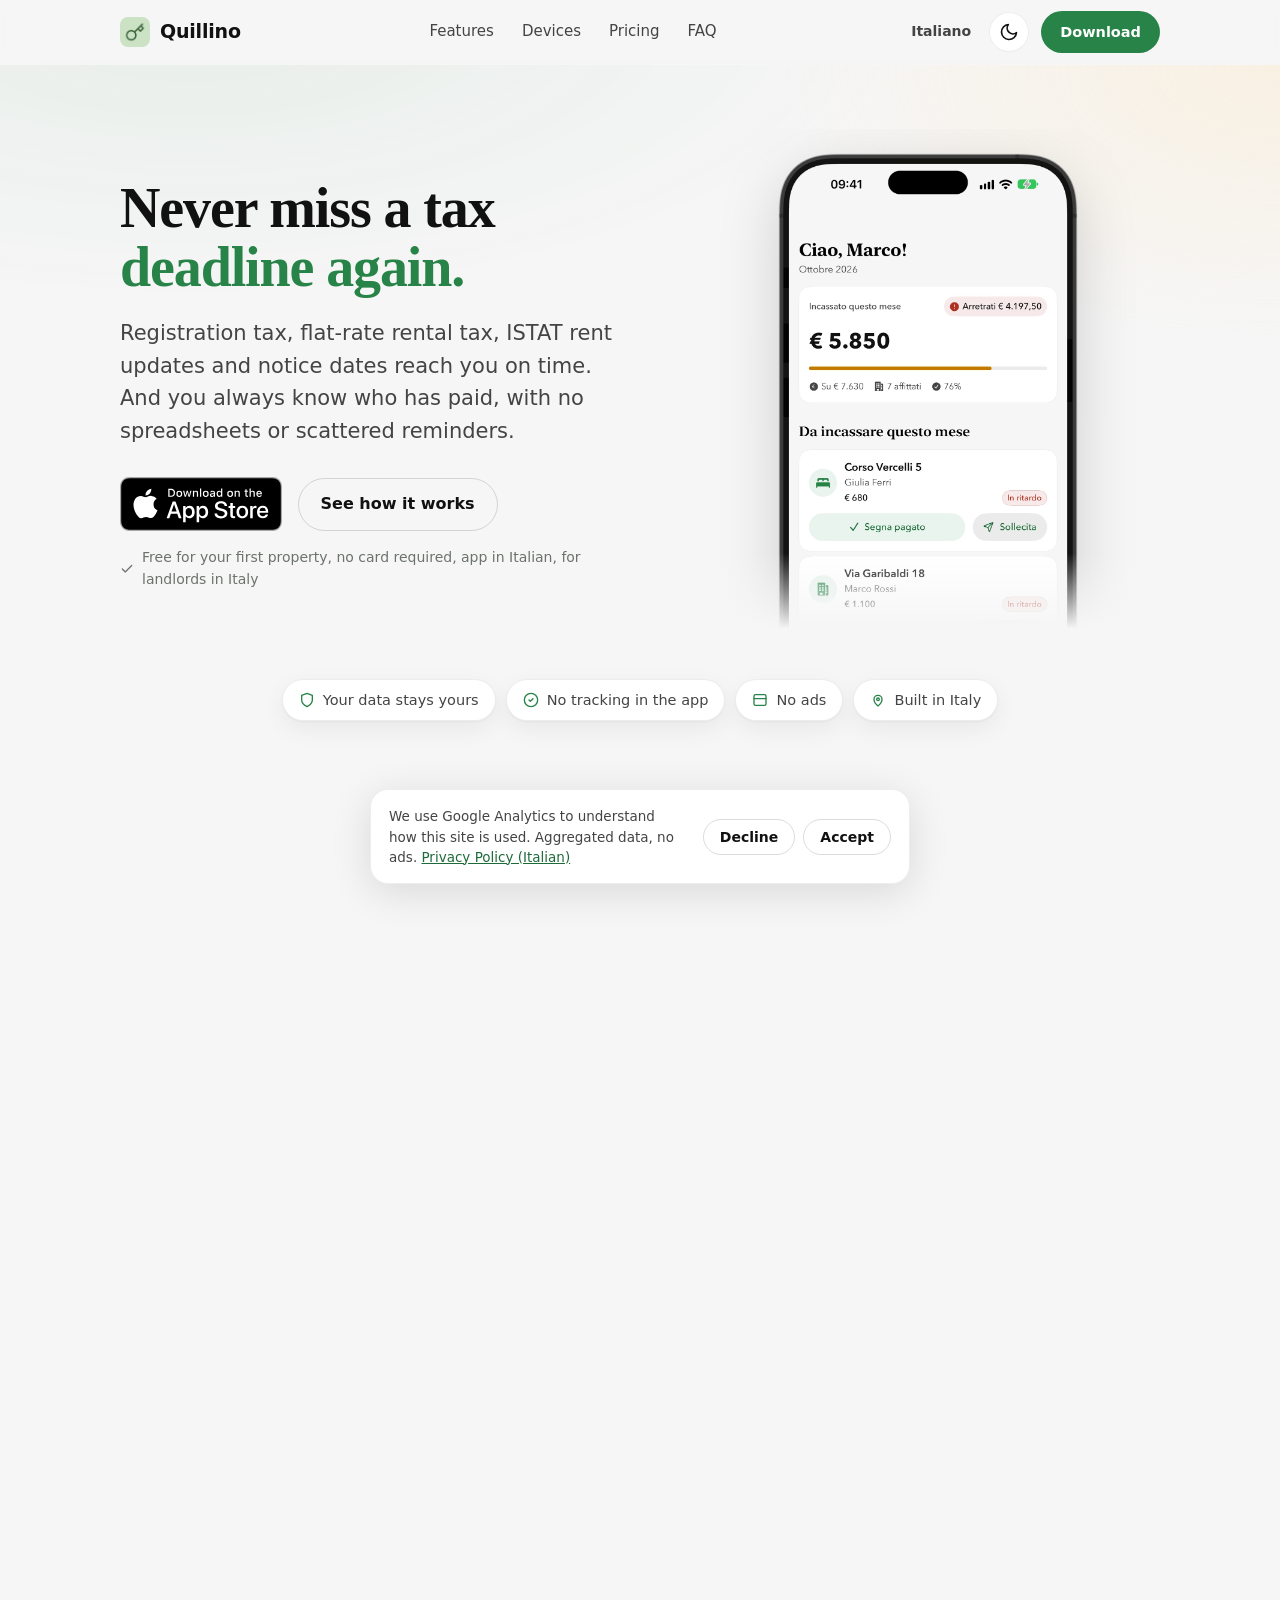
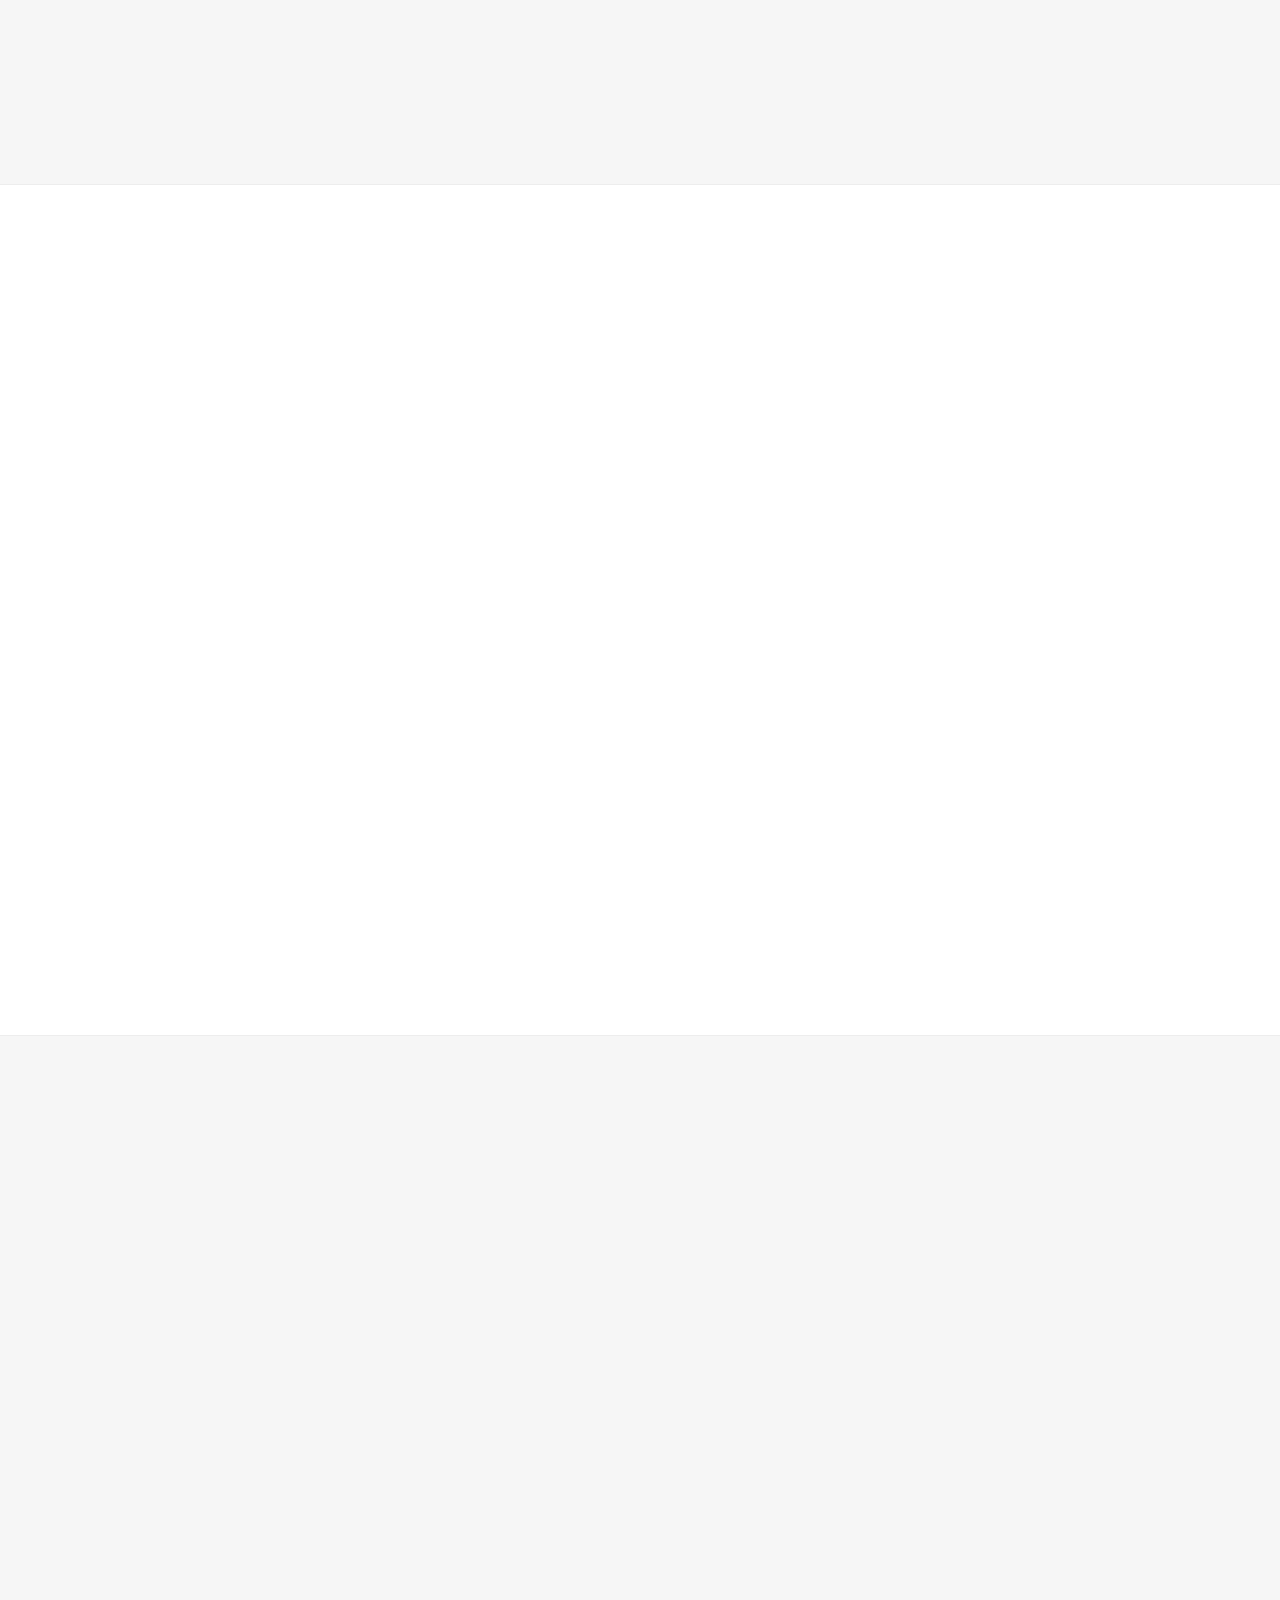
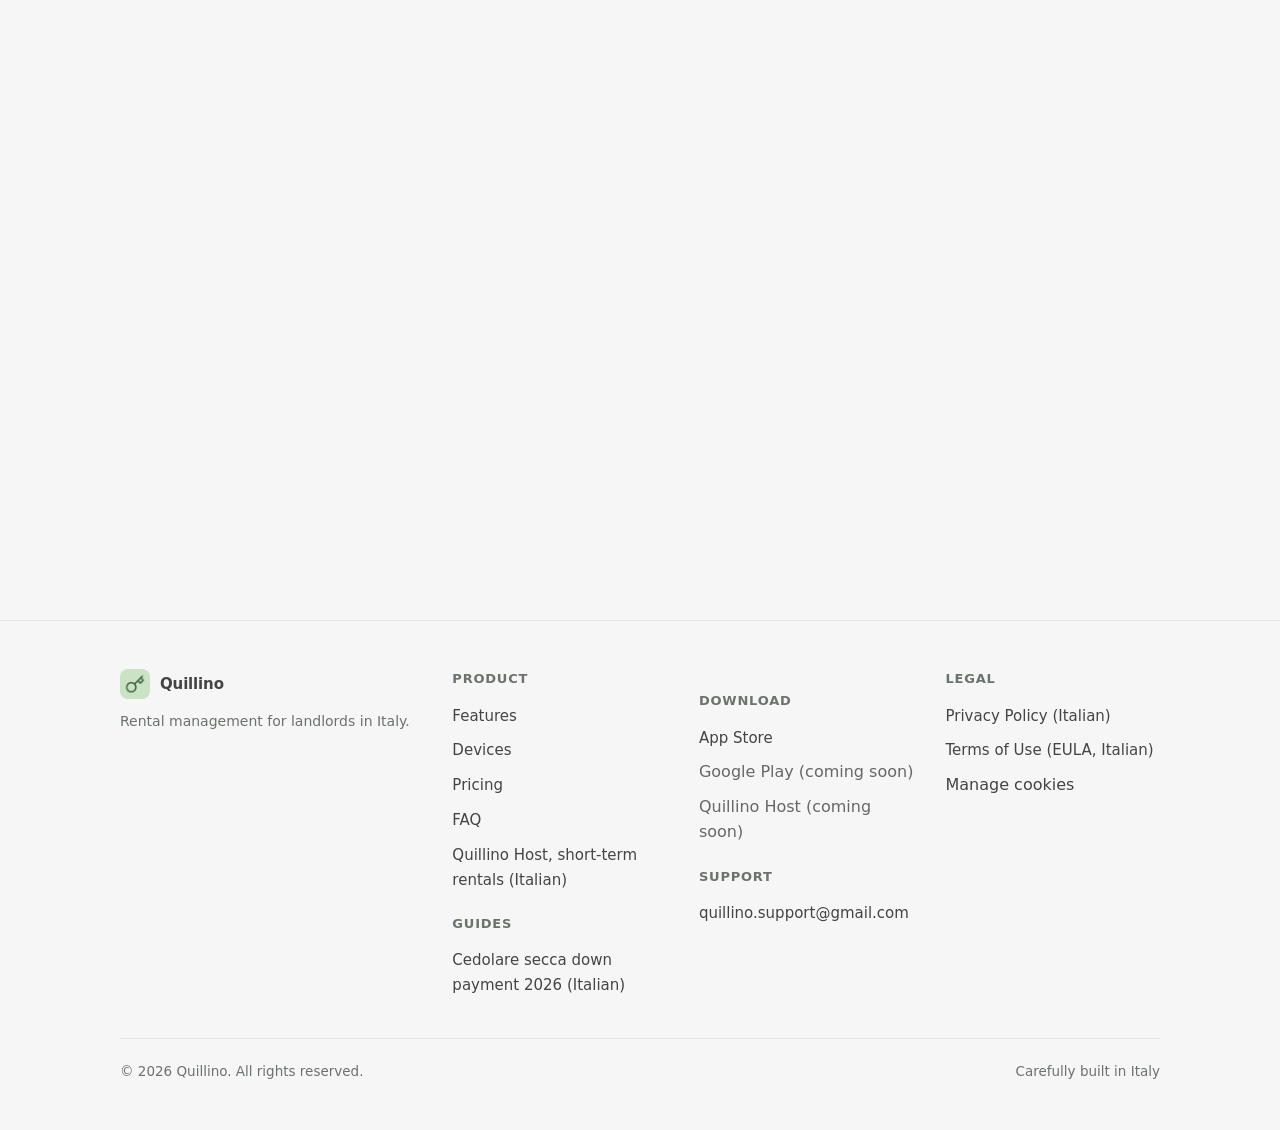
<file: en/index.html>
<!doctype html>
<html lang="en">
<head>
<meta charset="utf-8" />
<meta name="viewport" content="width=device-width, initial-scale=1" />
<meta name="referrer" content="strict-origin-when-cross-origin" />
<meta http-equiv="Content-Security-Policy" content="default-src 'self'; script-src 'self' https://www.googletagmanager.com https://www.google-analytics.com; style-src 'self'; img-src 'self' data: https://www.googletagmanager.com https://www.google-analytics.com https://region1.google-analytics.com; font-src 'self'; connect-src 'self' https://www.googletagmanager.com https://www.google-analytics.com https://region1.google-analytics.com https://*.google-analytics.com; base-uri 'self'; form-action 'none'; object-src 'none'; frame-src 'none'; upgrade-insecure-requests" />
<meta name="google-site-verification" content="tko4XSCFFi0CnRZKbEGQ4cmEZyuB2IogM9QYAfyuhWw" />

<title>Quillino: rent management, rent collection and tax deadlines (Italy)</title>
<meta name="description" content="Registration tax, cedolare secca, ISTAT and notice dates reach you on time, and you always know who has paid. The rental app for landlords in Italy (in Italian). Free for your first property." />
<meta name="author" content="Quillino" />

<link rel="canonical" href="https://matteolubinu.github.io/quillino/en/" />
<link rel="alternate" hreflang="it" href="https://matteolubinu.github.io/quillino/" />
<link rel="alternate" hreflang="en" href="https://matteolubinu.github.io/quillino/en/" />
<link rel="alternate" hreflang="x-default" href="https://matteolubinu.github.io/quillino/" />

<!-- Open Graph / social — URL assoluti: gli scraper (WhatsApp, iMessage, LinkedIn) non risolvono path relativi -->
<meta property="og:type" content="website" />
<meta property="og:site_name" content="Quillino" />
<meta property="og:url" content="https://matteolubinu.github.io/quillino/en/" />
<meta property="og:title" content="Quillino: rent management, rent collection and tax deadlines (Italy)" />
<meta property="og:description" content="Rent, tax deadlines and tenants under control. A report ready for your accountant. No spreadsheets. App in Italian, for landlords in Italy." />
<meta property="og:image" content="https://matteolubinu.github.io/quillino/assets/og-cover.png" />
<meta property="og:image:width" content="2400" />
<meta property="og:image:height" content="1260" />
<meta property="og:image:alt" content="Quillino, rentals under control: rent, tax deadlines and tenants on iPhone, iPad, Mac and Apple Watch" />
<meta property="og:locale" content="en_US" />

<!-- Twitter/X Card -->
<meta name="twitter:card" content="summary_large_image" />
<meta name="twitter:title" content="Quillino: rent management, rent collection and tax deadlines (Italy)" />
<meta name="twitter:description" content="Rent, tax deadlines and tenants under control. A report ready for your accountant. App in Italian, for landlords in Italy." />
<meta name="twitter:image" content="https://matteolubinu.github.io/quillino/assets/og-cover.png" />
<meta name="twitter:image:alt" content="Quillino, rentals under control" />

<meta name="theme-color" content="#F6F6F6" media="(prefers-color-scheme: light)" />
<meta name="theme-color" content="#1A1E1A" media="(prefers-color-scheme: dark)" />

<link rel="icon" href="../assets/icon.png" type="image/png" />
<link rel="apple-touch-icon" href="../assets/icon.png" />
<link rel="stylesheet" href="../styles.css?v=20261023b" />

<!-- Dati strutturati per i motori di ricerca -->
<script type="application/ld+json">
{
  "@context": "https://schema.org",
  "@graph": [
    {
      "@type": "SoftwareApplication",
      "name": "Quillino: rental management",
      "operatingSystem": "iOS, iPadOS, macOS, watchOS",
      "applicationCategory": "FinanceApplication",
      "url": "https://matteolubinu.github.io/quillino/en/",
      "downloadUrl": "https://apps.apple.com/app/id6774200347",
      "inLanguage": "it-IT",
      "description": "App for private landlords in Italy: reminds you of tax and contract deadlines (registration tax, cedolare secca, ISTAT, notices), tracks rent, partial payments and tenants, generates PDF receipts and the 730 report for your accountant. Your data stays on the device and, if you choose, syncs to your own iCloud. The app is in Italian.",
      "screenshot": "https://matteolubinu.github.io/quillino/assets/screens/01-dashboard.png",
      "offers": [
        {
          "@type": "Offer",
          "name": "Free",
          "price": "0",
          "priceCurrency": "EUR"
        },
        {
          "@type": "Offer",
          "name": "Quillino Pro, monthly",
          "price": "9.99",
          "priceCurrency": "EUR"
        },
        {
          "@type": "Offer",
          "name": "Quillino Pro, yearly",
          "price": "59.99",
          "priceCurrency": "EUR"
        },
        {
          "@type": "Offer",
          "name": "Quillino Pro, lifetime",
          "price": "149.99",
          "priceCurrency": "EUR"
        }
      ],
      "publisher": {
        "@type": "Organization",
        "name": "Quillino",
        "url": "https://matteolubinu.github.io/quillino/",
        "logo": "https://matteolubinu.github.io/quillino/assets/icon.png",
        "email": "quillino.support@gmail.com"
      },
      "aggregateRating": {
        "@type": "AggregateRating",
        "ratingValue": "5",
        "ratingCount": "4",
        "bestRating": "5",
        "worstRating": "1"
      },
      "review": {
        "@type": "Review",
        "reviewRating": {
          "@type": "Rating",
          "ratingValue": "5",
          "bestRating": "5"
        },
        "author": {
          "@type": "Person",
          "name": "Piurishop"
        },
        "datePublished": "2026-08-23",
        "reviewBody": "Easily the best app in this category. Nothing is missing, simple to use, intuitive. Support is super, essential and much appreciated. An app that keeps evolving. I recommend it to everyone, no matter how many flats or rooms you manage."
      }
    },
    {
      "@type": "WebSite",
      "name": "Quillino",
      "url": "https://matteolubinu.github.io/quillino/en/",
      "inLanguage": "en"
    },
    {
      "@type": "FAQPage",
      "mainEntity": [
        {
          "@type": "Question",
          "name": "How much does Quillino cost?",
          "acceptedAnswer": {
            "@type": "Answer",
            "text": "Your first property is free forever. Quillino Pro starts at €9.99 a month or €59.99 a year, with a 7-day trial and cancellation any time, or €149.99 one time, for life and with no renewal. Pro unlocks unlimited properties, the 730 report and PDF documents, the accountant summary, year-by-year CSV export, property listing PDF, widgets and Apple Watch."
          }
        },
        {
          "@type": "Question",
          "name": "Is my data safe?",
          "acceptedAnswer": {
            "@type": "Answer",
            "text": "Yes. Quillino has no servers of its own: your data stays on your iPhone and, if you turn sync on, travels encrypted only to your personal iCloud. No tracking and no ads in the app. You can also lock the app with Face ID."
          }
        },
        {
          "@type": "Question",
          "name": "Does it help with my tax return?",
          "acceptedAnswer": {
            "@type": "Answer",
            "text": "Quillino prepares a clear annual report of income and expenses, with cedolare secca and ordinary IRPEF compared, plus a property record with cadastral data, contract registration details and rent collected month by month. All of it to hand to your accountant: it does not replace one, but it saves you both time."
          }
        },
        {
          "@type": "Question",
          "name": "Which devices does it work on?",
          "acceptedAnswer": {
            "@type": "Answer",
            "text": "iPhone, iPad, Mac with Apple Silicon and Apple Watch. One purchase works on all your Apple devices, with data synced through iCloud. The Android version is coming to Google Play."
          }
        },
        {
          "@type": "Question",
          "name": "Is it suitable for flats rented to students?",
          "acceptedAnswer": {
            "@type": "Answer",
            "text": "Yes. You can manage several tenants in the same property with per-room rents and separate payments, and enter the contract registration details for each tenant, which is handy when every room has its own contract."
          }
        },
        {
          "@type": "Question",
          "name": "Can I manage several properties and flatmates?",
          "acceptedAnswer": {
            "@type": "Answer",
            "text": "Yes. With Pro you manage unlimited properties, including situations with several tenants in the same property (per-room rents) and their separate payments."
          }
        },
        {
          "@type": "Question",
          "name": "What happens if Pro expires?",
          "acceptedAnswer": {
            "@type": "Answer",
            "text": "Your data stays where it is: Quillino deletes nothing. The first property you added stays visible; the others are hidden until you return to Pro, but their deadlines stay in the list, read-only, so you never lose one. Basic export of your data to a single file stays free."
          }
        },
        {
          "@type": "Question",
          "name": "Can I bring my rentals over from Excel?",
          "acceptedAnswer": {
            "@type": "Answer",
            "text": "Yes. You import an Excel or CSV file, choose which columns match property, tenant and rent, check the preview and confirm. It takes a few minutes."
          }
        },
        {
          "@type": "Question",
          "name": "Can I rely on the tax calculations?",
          "acceptedAnswer": {
            "@type": "Answer",
            "text": "They are an estimate: they use the tax rules of the year, and under the 730 Report you see which rules were applied and when they were last checked. They do not replace the advice of an accountant or a tax assistance centre (CAF): always check amounts and deadlines before paying or filing anything."
          }
        }
      ]
    }
  ]
}
</script>

<!-- Tema pre-paint (niente flash). File esterno per usare una CSP senza 'unsafe-inline'. -->
<script src="../boot.js?v=20261023b"></script>

<!-- Google Analytics 4 con Consent Mode v2: analytics_storage negato finché
     l'utente non accetta dal banner (vedi analytics.js + #cookieBanner + script.js). -->
<script async src="https://www.googletagmanager.com/gtag/js?id=G-9974W2YSF0"></script>
<script src="../analytics.js?v=20261023b"></script>
</head>
<body>

<!-- ============================================================ NAVBAR -->
<header class="nav" id="nav">
  <div class="container nav-inner">
    <a class="brand" href="#top" aria-label="Quillino">
      <img width="512" height="512" class="logo" src="../assets/icon.png" alt="" /> Quillino
    </a>
    <nav class="nav-links" aria-label="Main navigation">
      <a href="#funzioni">Features</a>
      <a href="#dispositivi">Devices</a>
      <a href="#prezzi">Pricing</a>
      <a href="#faq">FAQ</a>
    </nav>
    <div class="nav-cta">
      <a class="lang-switch" href="../" hreflang="it" lang="it">Italiano</a>
      <button class="theme-toggle" id="themeToggle" type="button" aria-label="Switch to the light or dark theme">
        <svg class="ico-moon" width="20" height="20" viewBox="0 0 24 24" fill="none" stroke="currentColor" stroke-width="2" stroke-linecap="round" stroke-linejoin="round"><path d="M21 12.8A9 9 0 1 1 11.2 3 7 7 0 0 0 21 12.8z"/></svg>
        <svg class="ico-sun" width="20" height="20" viewBox="0 0 24 24" fill="none" stroke="currentColor" stroke-width="2" stroke-linecap="round" stroke-linejoin="round"><circle cx="12" cy="12" r="4"/><path d="M12 2v2M12 20v2M4.9 4.9l1.4 1.4M17.7 17.7l1.4 1.4M2 12h2M20 12h2M4.9 19.1l1.4-1.4M17.7 6.3l1.4-1.4"/></svg>
      </button>
      <a class="btn btn-primary nav-download" data-store="nav" href="https://apps.apple.com/app/id6774200347">Download</a>
    </div>
    <button class="nav-toggle" id="navToggle" aria-label="Open menu" aria-expanded="false">
      <svg width="24" height="24" viewBox="0 0 24 24" fill="none" stroke="currentColor" stroke-width="2" stroke-linecap="round"><path d="M4 7h16M4 12h16M4 17h16"/></svg>
    </button>
  </div>
</header>

<span id="top"></span>

<!-- ============================================================== HERO -->
<section class="hero section">
  <div class="container hero-grid">
    <div class="hero-copy reveal">
      <h1>Never miss a tax <span class="accent">deadline again.</span></h1>
      <p class="lead">Registration tax, flat-rate rental tax, ISTAT rent updates and notice dates reach you on time. And you always know who has paid, with no spreadsheets or scattered reminders.</p>
      <div class="hero-actions">
        <a class="appstore" data-store="hero" href="https://apps.apple.com/app/id6774200347" aria-label="Download on the App Store">
          <img class="shot" data-light="../assets/appstore-en.svg" data-dark="../assets/appstore-en-white.svg" src="../assets/appstore-en.svg" alt="" width="162" height="54" />
        </a>
        <a class="btn btn-ghost" href="#come-funziona">See how it works</a>
      </div>
      <p class="hero-reassure">
        <svg width="16" height="16" viewBox="0 0 24 24" fill="none" stroke="currentColor" stroke-width="2.2" stroke-linecap="round" stroke-linejoin="round"><path d="M20 6 9 17l-5-5"/></svg>
        Free for your first property, no card required, app in Italian, for landlords in Italy
      </p>
    </div>
    <div class="hero-media reveal">
      <div class="device">
        <img fetchpriority="high" class="shot" data-light="../assets/screens/01-dashboard.webp" data-dark="../assets/screens/01-dashboard-dark.webp" src="../assets/screens/01-dashboard.webp" alt="Quillino's dashboard with the month's income and the upcoming deadlines" width="900" height="1955" />
      </div>
    </div>
  </div>
</section>

<!-- ============================================================= TRUST -->
<section class="trust section-tight">
  <div class="container trust-tags reveal">
    <span class="tag"><svg width="16" height="16" viewBox="0 0 24 24" fill="none" stroke="currentColor" stroke-width="2" stroke-linecap="round" stroke-linejoin="round"><path d="M12 22s8-4 8-10V5l-8-3-8 3v7c0 6 8 10 8 10z"/></svg> Your data stays yours</span>
    <span class="tag"><svg width="16" height="16" viewBox="0 0 24 24" fill="none" stroke="currentColor" stroke-width="2" stroke-linecap="round" stroke-linejoin="round"><circle cx="12" cy="12" r="10"/><path d="m9 12 2 2 4-4"/></svg> No tracking in the app</span>
    <span class="tag"><svg width="16" height="16" viewBox="0 0 24 24" fill="none" stroke="currentColor" stroke-width="2" stroke-linecap="round" stroke-linejoin="round"><rect x="3" y="4" width="18" height="16" rx="2"/><path d="M3 10h18"/></svg> No ads</span>
    <span class="tag"><svg width="16" height="16" viewBox="0 0 24 24" fill="none" stroke="currentColor" stroke-width="2" stroke-linecap="round" stroke-linejoin="round"><path d="M12 21s-6-4.35-6-10a6 6 0 0 1 12 0c0 5.65-6 10-6 10z"/><circle cx="12" cy="11" r="2"/></svg> Built in Italy</span>
  </div>
</section>

<!-- ==================================================== COME FUNZIONA -->
<section class="section-tight" id="come-funziona">
  <div class="container reveal">
    <h2 class="section-title">From zero to everything in order, in three steps.</h2>
  </div>
  <div class="container">
    <ol class="steps">
        <li class="step reveal">
          <span class="step-n" aria-hidden="true">1</span>
          <h3>Add the property and the tenant</h3>
          <p>Name, rent, deposit and contract dates: a few fields are enough to start.</p>
        </li>
        <li class="step step--feature reveal">
          <span class="step-n" aria-hidden="true">2</span>
          <h3>Mark rent as paid when you collect it</h3>
          <p>One tap a month, even for a partial payment. Quillino keeps count, highlights late payments and prepares the receipt.</p>
          <div class="step-media"><img class="shot" width="1000" height="2089" data-light="../assets/screens/01-dashboard.webp" data-dark="../assets/screens/01-dashboard-dark.webp" src="../assets/screens/01-dashboard.webp" alt="One tap on Mark as paid in the Quillino home screen: two late rents, each with Mark as paid and Remind buttons" loading="lazy" /></div>
        </li>
        <li class="step reveal">
          <span class="step-n" aria-hidden="true">3</span>
          <h3>At year end, export the report</h3>
          <p>Income, expenses and property records in a single document, ready for your accountant.</p>
        </li>
    </ol>
  </div>
</section>

<!-- ========================================================== FUNZIONI -->
<section class="section" id="funzioni">
  <div class="container center reveal">
    <h2 class="section-title">Everything you need to manage a rental.<br>Nothing more.</h2>
    <p class="section-lead">Quillino is not a complicated property-management suite. It does a few things, the ones that really matter every month.</p>
  </div>

  <div class="container feat-start">

    <!-- Feature 1 -->
    <div class="feat-row reveal">
      <div class="feat-copy">
        <div class="badge-row">
          <span class="badge badge--paid">Paid</span>
          <span class="badge badge--partial">Partial</span>
          <span class="badge badge--late">Late</span>
        </div>
        <h3>Always know who has paid</h3>
        <p>Mark rent as collected with one tap, even half of it or split between several tenants. Quillino keeps count of every month, highlights late payments and prepares the PDF receipt to give to the tenant.</p>
        <ul class="feat-points">
          <li><svg width="18" height="18" viewBox="0 0 24 24" fill="none" stroke="currentColor" stroke-width="2.2" stroke-linecap="round" stroke-linejoin="round"><path d="M20 6 9 17l-5-5"/></svg> Payment status month by month, including partial payments</li>
          <li><svg width="18" height="18" viewBox="0 0 24 24" fill="none" stroke="currentColor" stroke-width="2.2" stroke-linecap="round" stroke-linejoin="round"><path d="M20 6 9 17l-5-5"/></svg> Late payments highlighted, without having to check</li>
          <li><svg width="18" height="18" viewBox="0 0 24 24" fill="none" stroke="currentColor" stroke-width="2.2" stroke-linecap="round" stroke-linejoin="round"><path d="M20 6 9 17l-5-5"/></svg> PDF receipt ready to send</li>
        </ul>
      </div>
      <div class="feat-media"><div class="device"><img width="1000" height="2089" class="shot" data-light="../assets/screens/03-pagamenti.webp" data-dark="../assets/screens/03-pagamenti-dark.webp" src="../assets/screens/03-pagamenti.webp" alt="Monthly payments list with Paid, Partial and Late status" loading="lazy" /></div></div>
    </div>

    <!-- Feature 2 -->
    <div class="feat-row reverse reveal">
      <div class="feat-copy">
        <h3>Never forget a deadline again</h3>
        <p>Contract registration, flat-rate rental tax (cedolare secca), renewals and notices: Quillino works out the tax and contract deadlines and reminds you in time, with the ISTAT rent update already prepared. However many properties you have, the deadlines always stay visible.</p>
        <ul class="feat-points">
          <li><svg width="18" height="18" viewBox="0 0 24 24" fill="none" stroke="currentColor" stroke-width="2.2" stroke-linecap="round" stroke-linejoin="round"><path d="M20 6 9 17l-5-5"/></svg> Registration tax and cedolare secca, with down payment and balance explained</li>
          <li><svg width="18" height="18" viewBox="0 0 24 24" fill="none" stroke="currentColor" stroke-width="2.2" stroke-linecap="round" stroke-linejoin="round"><path d="M20 6 9 17l-5-5"/></svg> Contract registration (RLI) step by step</li>
          <li><svg width="18" height="18" viewBox="0 0 24 24" fill="none" stroke="currentColor" stroke-width="2.2" stroke-linecap="round" stroke-linejoin="round"><path d="M20 6 9 17l-5-5"/></svg> Renewal and notice reminders</li>
          <li><svg width="18" height="18" viewBox="0 0 24 24" fill="none" stroke="currentColor" stroke-width="2.2" stroke-linecap="round" stroke-linejoin="round"><path d="M20 6 9 17l-5-5"/></svg> ISTAT rent adjustment calculated for you</li>
        </ul>
      </div>
      <div class="feat-media"><div class="device"><img width="1000" height="2089" class="shot" data-light="../assets/screens/04-scadenze.webp" data-dark="../assets/screens/04-scadenze-dark.webp" src="../assets/screens/04-scadenze.webp" alt="List of upcoming tax and contract deadlines" loading="lazy" /></div></div>
    </div>

    <!-- Feature 3 -->
    <div class="feat-row reveal">
      <div class="feat-copy">
        <span class="badge badge--pro badge-gap">Quillino Pro</span>
        <h3>The report ready for your accountant</h3>
        <p>At year end you export a full picture of income and expenses per property, as PDF or CSV. Plus a separate property record with cadastral data, contract registration details and rent collected month by month: one document per property, ready to pass to your accountant.</p>
        <ul class="feat-points">
          <li><svg width="18" height="18" viewBox="0 0 24 24" fill="none" stroke="currentColor" stroke-width="2.2" stroke-linecap="round" stroke-linejoin="round"><path d="M20 6 9 17l-5-5"/></svg> Annual tax report per property</li>
          <li><svg width="18" height="18" viewBox="0 0 24 24" fill="none" stroke="currentColor" stroke-width="2.2" stroke-linecap="round" stroke-linejoin="round"><path d="M20 6 9 17l-5-5"/></svg> Property records: cadastre, contracts, tenants</li>
          <li><svg width="18" height="18" viewBox="0 0 24 24" fill="none" stroke="currentColor" stroke-width="2.2" stroke-linecap="round" stroke-linejoin="round"><path d="M20 6 9 17l-5-5"/></svg> Rent collected month by month, per property or tenant</li>
          <li><svg width="18" height="18" viewBox="0 0 24 24" fill="none" stroke="currentColor" stroke-width="2.2" stroke-linecap="round" stroke-linejoin="round"><path d="M20 6 9 17l-5-5"/></svg> Cedolare secca and ordinary IRPEF compared</li>
          <li><svg width="18" height="18" viewBox="0 0 24 24" fill="none" stroke="currentColor" stroke-width="2.2" stroke-linecap="round" stroke-linejoin="round"><path d="M20 6 9 17l-5-5"/></svg> The tax rules used and the date they were last checked, written under the estimate</li>
          <li><svg width="18" height="18" viewBox="0 0 24 24" fill="none" stroke="currentColor" stroke-width="2.2" stroke-linecap="round" stroke-linejoin="round"><path d="M20 6 9 17l-5-5"/></svg> Export the data you want to CSV, year by year</li>
        </ul>
      </div>
      <div class="feat-media"><div class="device"><img width="1000" height="2089" class="shot" data-light="../assets/screens/05-report.webp" data-dark="../assets/screens/05-report-dark.webp" src="../assets/screens/05-report.webp" alt="Annual tax report with income and expenses" loading="lazy" /></div></div>
    </div>

  </div>

  <!-- Feature grid -->
  <div class="container">
    <ul class="facts-list">
      <li class="reveal"><svg width="22" height="22" viewBox="0 0 24 24" fill="none" stroke="currentColor" stroke-width="2" stroke-linecap="round" stroke-linejoin="round"><path d="M3 21h18M5 21V7l7-4 7 4v14M9 21v-6h6v6"/></svg><div><h3>Properties and tenants</h3><p>Every property, room and tenant in order: rent, deposit, contacts, cadastral data and contract details, with an indicator of how much is missing before the record is ready for your accountant. Already have an Excel or CSV sheet? Import it in a few minutes.</p></div></li>
      <li class="reveal"><svg width="22" height="22" viewBox="0 0 24 24" fill="none" stroke="currentColor" stroke-width="2" stroke-linecap="round" stroke-linejoin="round"><path d="M16 21v-2a4 4 0 0 0-4-4H6a4 4 0 0 0-4 4v2"/><circle cx="9" cy="7" r="4"/><path d="M22 21v-2a4 4 0 0 0-3-3.9M16 3.1a4 4 0 0 1 0 7.8"/></svg><div><h3>Rooms and co-ownership</h3><p>Rent room by room, with separate rents and payments. If the property is co-owned, you enter each owner's share.</p></div></li>
      <li class="reveal"><svg width="22" height="22" viewBox="0 0 24 24" fill="none" stroke="currentColor" stroke-width="2" stroke-linecap="round" stroke-linejoin="round"><path d="M5 3h14v18l-3-2-2 2-2-2-2 2-2-2-3 2z"/><path d="M9 8h6M9 12h6"/></svg><div><h3>Expenses and receipts</h3><p>Record each property's expenses, even with a photo of the receipt, and split building charges between tenants.</p></div></li>
      <li class="reveal"><svg width="22" height="22" viewBox="0 0 24 24" fill="none" stroke="currentColor" stroke-width="2" stroke-linecap="round" stroke-linejoin="round"><rect x="3" y="4" width="18" height="18" rx="2"/><path d="M16 2v4M8 2v4M3 10h18"/></svg><div><h3>The monthly summary</h3><p>In the first days of the month, Home shows what you collected and what is still to collect. If you like, you also get a notification on the 1st.</p></div></li>
      <li class="reveal"><svg width="22" height="22" viewBox="0 0 24 24" fill="none" stroke="currentColor" stroke-width="2" stroke-linecap="round" stroke-linejoin="round"><path d="M21 11.5a8.4 8.4 0 0 1-.9 3.8 8.5 8.5 0 0 1-7.6 4.7 8.4 8.4 0 0 1-3.8-.9L3 21l1.9-5.7a8.4 8.4 0 0 1-.9-3.8 8.5 8.5 0 0 1 4.7-7.6 8.4 8.4 0 0 1 3.8-.9h.5a8.5 8.5 0 0 1 8 8v.5z"/></svg><div><h3>WhatsApp reminders</h3><p>One tap to send a payment confirmation or a reminder on WhatsApp, with the message already written, in a friendly or formal tone.</p></div></li>
      <li class="reveal"><svg width="22" height="22" viewBox="0 0 24 24" fill="none" stroke="currentColor" stroke-width="2" stroke-linecap="round" stroke-linejoin="round"><rect x="3" y="3" width="7" height="7" rx="1.5"/><rect x="14" y="3" width="7" height="7" rx="1.5"/><rect x="3" y="14" width="7" height="7" rx="1.5"/><rect x="14" y="14" width="7" height="7" rx="1.5"/></svg><div><h3>Widgets, Siri and Apple Watch</h3><p>The month's income and deadlines right on your Home Screen and on your wrist. With Siri you mark rent as paid by voice.</p></div></li>
    </ul>
  </div>
</section>

<!-- ====================================================== RECENSIONI -->
<section class="section reviews" id="recensioni">
  <div class="container center reveal">
    <div class="rating-line">
      <span class="stars" role="img" aria-label="5 stars out of 5">★★★★★</span>
      <span>5.0 on the App Store</span>
    </div>
    <figure class="review-quote">
      <blockquote>Easily the best app in this category. Nothing is missing, simple to use, intuitive. Support is super, essential and much appreciated. An app that keeps evolving. I recommend it to everyone, no matter how many flats or rooms you manage.</blockquote>
      <figcaption>Piurishop, App Store review (translated from Italian), August 2026</figcaption>
    </figure>
    <a class="btn btn-ghost" data-store="reviews" href="https://apps.apple.com/app/id6774200347">Read the reviews</a>
  </div>
</section>

<!-- ======================================================= DISPOSITIVI -->
<section class="section" id="dispositivi">
  <div class="container center reveal">
    <h2 class="section-title">iPhone, iPad, Mac and Apple Watch.</h2>
    <p class="section-lead">On Apple devices one purchase works everywhere and your data syncs privately through your iCloud: start on the iPhone and find everything on the Mac. The same app is coming to Android, in Italian.</p>
  </div>
  <div class="container">
    <div class="carousel reveal" id="deviceCarousel">
      <div class="carousel-tabs" role="tablist" aria-label="Choose a device">
        <button class="ctab is-active" id="ctab-iphone" type="button" role="tab" aria-selected="true"  aria-controls="cpanel-iphone" tabindex="0"  data-device="iphone">iPhone</button>
        <button class="ctab"           id="ctab-ipad"   type="button" role="tab" aria-selected="false" aria-controls="cpanel-ipad"   tabindex="-1" data-device="ipad">iPad</button>
        <button class="ctab"           id="ctab-watch"  type="button" role="tab" aria-selected="false" aria-controls="cpanel-watch"  tabindex="-1" data-device="watch">Apple Watch</button>
      </div>
      <div class="carousel-stage">
        <div class="cslide is-active" id="cpanel-iphone" role="tabpanel" aria-labelledby="ctab-iphone" data-device="iphone">
          <div class="device"><img width="1000" height="2089" class="shot" data-light="../assets/screens/01-dashboard.webp" data-dark="../assets/screens/01-dashboard-dark.webp" src="../assets/screens/01-dashboard.webp" alt="Quillino on iPhone" loading="lazy" /></div>
        </div>
        <div class="cslide" id="cpanel-ipad" role="tabpanel" aria-labelledby="ctab-ipad" data-device="ipad">
          <div class="frame-ipad"><img width="1000" height="1293" class="shot" data-light="../assets/screens/ipad.webp" data-dark="../assets/screens/ipad-dark.webp" src="../assets/screens/ipad.webp" alt="Quillino on iPad" loading="lazy" /></div>
        </div>
        <div class="cslide" id="cpanel-watch" role="tabpanel" aria-labelledby="ctab-watch" data-device="watch">
          <div class="frame-watch"><img width="600" height="705" src="../assets/screens/watch.webp" alt="Quillino on Apple Watch" loading="lazy" /></div>
        </div>
      </div>
      <p class="carousel-hint">Swipe or tap to change device. Quillino is on Mac too.</p>
      <button type="button" class="carousel-pause" id="carouselPause" aria-pressed="false">Pause</button>
    </div>
  </div>
  <div class="container reveal" id="android">
    <div class="android-card">
      <div>
        <span class="eyebrow">New</span>
        <h3>Quillino is coming to Android.</h3>
        <p>The same tax calculations, the same deadlines and the same way of marking who has paid, rethought for Android. Coming soon to Google Play: you will find the link here as soon as it is available.</p>
      </div>
      <ul class="android-list">
        <li>A free plan for your first property, and Quillino Pro with the same PDFs and reports</li>
        <li>Lock with fingerprint or phone screen lock, widgets and shortcuts from the app icon</li>
        <li>File backup and Google's automatic backup, instead of iCloud</li>
        <li>No Apple Watch: the first version is phone only</li>
      </ul>
    </div>
  </div>
</section>

<!-- =========================================================== PRIVACY -->
<section class="privacy section">
  <div class="container privacy-grid">
    <div class="reveal">
      <h2 class="section-title">Your rental data stays yours.</h2>
      <p class="section-lead">Quillino has no server collecting your data. Everything lives on your iPhone and, if you want, syncs encrypted to your personal iCloud.</p>
      <div class="privacy-list">
        <div class="row">
          <div class="ico"><svg width="20" height="20" viewBox="0 0 24 24" fill="none" stroke="currentColor" stroke-width="2" stroke-linecap="round" stroke-linejoin="round"><rect x="4" y="10" width="16" height="11" rx="2"/><path d="M8 10V7a4 4 0 0 1 8 0v3"/></svg></div>
          <div><h3>No account, no third-party cloud</h3><p>No sign-up needed. Your data never goes through our servers.</p></div>
        </div>
        <div class="row">
          <div class="ico"><svg width="20" height="20" viewBox="0 0 24 24" fill="none" stroke="currentColor" stroke-width="2" stroke-linecap="round" stroke-linejoin="round"><path d="M17.94 17.94A10.07 10.07 0 0 1 12 20c-7 0-11-8-11-8a18.45 18.45 0 0 1 5.06-5.94M9.9 4.24A9.12 9.12 0 0 1 12 4c7 0 11 8 11 8a18.5 18.5 0 0 1-2.16 3.19m-6.72-1.07a3 3 0 1 1-4.24-4.24"/><path d="m1 1 22 22"/></svg></div>
          <div><h3>Zero tracking in the app</h3><p>No ads, no profiling, no reselling of your data.</p></div>
        </div>
        <div class="row">
          <div class="ico"><svg width="20" height="20" viewBox="0 0 24 24" fill="none" stroke="currentColor" stroke-width="2" stroke-linecap="round" stroke-linejoin="round"><path d="M3 7V5a2 2 0 0 1 2-2h2M17 3h2a2 2 0 0 1 2 2v2M21 17v2a2 2 0 0 1-2 2h-2M7 21H5a2 2 0 0 1-2-2v-2"/><path d="M8 14s1.5 2 4 2 4-2 4-2"/><path d="M9 9h.01M15 9h.01"/></svg></div>
          <div><h3>Lock with Face ID or fingerprint</h3><p>Protect the app with Face ID, fingerprint or a passcode: your tenants' data stays private.</p></div>
        </div>
      </div>
    </div>
    <div class="feat-media reveal">
      <div class="device"><img width="1000" height="2089" class="shot" data-light="../assets/screens/08-privacy.webp" data-dark="../assets/screens/08-privacy-dark.webp" src="../assets/screens/08-privacy.webp" alt="Quillino's privacy and app lock settings" loading="lazy" /></div>
    </div>
  </div>
</section>

<!-- ============================================================ PREZZI -->
<section class="section" id="prezzi">
  <div class="container center reveal">
    <h2 class="section-title">What Quillino costs</h2>
    <p class="section-lead">Your first property is free, forever. When you manage more, Quillino Pro unlocks everything, with a 7-day trial, or for life with no subscription.</p>
  </div>
  <div class="container">
    <div class="price-grid">
      <div class="price reveal">
        <div class="tier">Free</div>
        <div class="amount">€0<small> / forever</small></div>
        <div class="sub">To start putting things in order.</div>
        <ul>
          <li class="on"><svg width="18" height="18" viewBox="0 0 24 24" fill="none" stroke="currentColor" stroke-width="2.2" stroke-linecap="round" stroke-linejoin="round"><path d="M20 6 9 17l-5-5"/></svg> 1 property</li>
          <li class="on"><svg width="18" height="18" viewBox="0 0 24 24" fill="none" stroke="currentColor" stroke-width="2.2" stroke-linecap="round" stroke-linejoin="round"><path d="M20 6 9 17l-5-5"/></svg> Payments, partial ones too, and deadlines</li>
          <li class="on"><svg width="18" height="18" viewBox="0 0 24 24" fill="none" stroke="currentColor" stroke-width="2.2" stroke-linecap="round" stroke-linejoin="round"><path d="M20 6 9 17l-5-5"/></svg> WhatsApp reminders</li>
          <li class="on"><svg width="18" height="18" viewBox="0 0 24 24" fill="none" stroke="currentColor" stroke-width="2.2" stroke-linecap="round" stroke-linejoin="round"><path d="M20 6 9 17l-5-5"/></svg> Export your data to a single file</li>
        </ul>
        <a class="btn btn-ghost" data-store="price-free" href="https://apps.apple.com/app/id6774200347">Download for free</a>
      </div>
      <div class="price pro reveal">
        <span class="badge badge--pro price-tag">Recommended</span>
        <div class="tier gold">Quillino Pro</div>
        <div class="amount">€59.99<small> / year</small></div>
        <div class="sub">Cancel any time.</div>
        <ul class="price-options" aria-label="How you want to pay">
          <li class="best"><span>Yearly, with a 7-day trial</span><b>€59.99</b></li>
          <li><span>Monthly</span><b>€9.99</b></li>
          <li><span>Lifetime, one time</span><b>€149.99</b></li>
        </ul>
        <ul>
          <li class="on gold"><svg width="18" height="18" viewBox="0 0 24 24" fill="none" stroke="currentColor" stroke-width="2.2" stroke-linecap="round" stroke-linejoin="round"><path d="M20 6 9 17l-5-5"/></svg> Unlimited properties, none hidden</li>
          <li class="on gold"><svg width="18" height="18" viewBox="0 0 24 24" fill="none" stroke="currentColor" stroke-width="2.2" stroke-linecap="round" stroke-linejoin="round"><path d="M20 6 9 17l-5-5"/></svg> 730 tax report, property record, receipts and tenant history as PDF</li>
          <li class="on gold"><svg width="18" height="18" viewBox="0 0 24 24" fill="none" stroke="currentColor" stroke-width="2.2" stroke-linecap="round" stroke-linejoin="round"><path d="M20 6 9 17l-5-5"/></svg> Summary to share with your accountant</li>
          <li class="on gold"><svg width="18" height="18" viewBox="0 0 24 24" fill="none" stroke="currentColor" stroke-width="2.2" stroke-linecap="round" stroke-linejoin="round"><path d="M20 6 9 17l-5-5"/></svg> CSV export of the data you want, year by year</li>
          <li class="on gold"><svg width="18" height="18" viewBox="0 0 24 24" fill="none" stroke="currentColor" stroke-width="2.2" stroke-linecap="round" stroke-linejoin="round"><path d="M20 6 9 17l-5-5"/></svg> Property listing as PDF</li>
          <li class="on gold"><svg width="18" height="18" viewBox="0 0 24 24" fill="none" stroke="currentColor" stroke-width="2.2" stroke-linecap="round" stroke-linejoin="round"><path d="M20 6 9 17l-5-5"/></svg> Widgets and Apple Watch</li>
          <li class="on gold"><svg width="18" height="18" viewBox="0 0 24 24" fill="none" stroke="currentColor" stroke-width="2.2" stroke-linecap="round" stroke-linejoin="round"><path d="M20 6 9 17l-5-5"/></svg> App colour and icon of your choice</li>
        </ul>
        <a class="btn btn-gold" data-store="price-pro" href="https://apps.apple.com/app/id6774200347">Try free for 7 days</a>
      </div>
    </div>
    <p class="price-note reveal">If Pro expires you lose nothing: your data stays, deadlines remain visible and basic export stays free. You go back to the free plan, with your first property.</p>
  </div>
</section>

<!-- =============================================================== FAQ -->
<section class="section" id="faq">
  <div class="container center reveal">
    <h2 class="section-title">Quick answers.</h2>
  </div>
  <div class="container">
    <div class="faq-list">
      <details class="faq reveal">
        <summary>How much does Quillino cost? <svg class="chev" width="20" height="20" viewBox="0 0 24 24" fill="none" stroke="currentColor" stroke-width="2" stroke-linecap="round" stroke-linejoin="round"><path d="m6 9 6 6 6-6"/></svg></summary>
        <div class="body">Your first property is free forever. Quillino Pro starts at €9.99 a month or €59.99 a year, with a 7-day trial and cancellation any time, or €149.99 one time, for life and with no renewal. Pro unlocks unlimited properties, the 730 report and PDF documents, the accountant summary, year-by-year CSV export, property listing PDF, widgets and Apple Watch.</div>
      </details>
      <details class="faq reveal">
        <summary>Is my data safe? <svg class="chev" width="20" height="20" viewBox="0 0 24 24" fill="none" stroke="currentColor" stroke-width="2" stroke-linecap="round" stroke-linejoin="round"><path d="m6 9 6 6 6-6"/></svg></summary>
        <div class="body">Yes. Quillino has no servers of its own: your data stays on your iPhone and, if you turn sync on, travels encrypted only to your personal iCloud. No tracking and no ads in the app. You can also lock the app with Face ID.</div>
      </details>
      <details class="faq reveal">
        <summary>Does it help with my tax return? <svg class="chev" width="20" height="20" viewBox="0 0 24 24" fill="none" stroke="currentColor" stroke-width="2" stroke-linecap="round" stroke-linejoin="round"><path d="m6 9 6 6 6-6"/></svg></summary>
        <div class="body">Quillino prepares a clear annual report of income and expenses, with cedolare secca and ordinary IRPEF compared, plus a property record with cadastral data, contract registration details and rent collected month by month. All of it to hand to your accountant: it does not replace one, but it saves you both time.</div>
      </details>
      <details class="faq reveal">
        <summary>Which devices does it work on? <svg class="chev" width="20" height="20" viewBox="0 0 24 24" fill="none" stroke="currentColor" stroke-width="2" stroke-linecap="round" stroke-linejoin="round"><path d="m6 9 6 6 6-6"/></svg></summary>
        <div class="body">iPhone, iPad, Mac with Apple Silicon and Apple Watch. One purchase works on all your Apple devices, with data synced through iCloud. The Android version is coming to Google Play.</div>
      </details>
      <details class="faq reveal">
        <summary>Is it suitable for flats rented to students? <svg class="chev" width="20" height="20" viewBox="0 0 24 24" fill="none" stroke="currentColor" stroke-width="2" stroke-linecap="round" stroke-linejoin="round"><path d="m6 9 6 6 6-6"/></svg></summary>
        <div class="body">Yes. You can manage several tenants in the same property with per-room rents and separate payments, and enter the contract registration details for each tenant, which is handy when every room has its own contract.</div>
      </details>
      <details class="faq reveal">
        <summary>Can I manage several properties and flatmates? <svg class="chev" width="20" height="20" viewBox="0 0 24 24" fill="none" stroke="currentColor" stroke-width="2" stroke-linecap="round" stroke-linejoin="round"><path d="m6 9 6 6 6-6"/></svg></summary>
        <div class="body">Yes. With Pro you manage unlimited properties, including situations with several tenants in the same property (per-room rents) and their separate payments.</div>
      </details>
      <details class="faq reveal">
        <summary>What happens if Pro expires? <svg class="chev" width="20" height="20" viewBox="0 0 24 24" fill="none" stroke="currentColor" stroke-width="2" stroke-linecap="round" stroke-linejoin="round"><path d="m6 9 6 6 6-6"/></svg></summary>
        <div class="body">Your data stays where it is: Quillino deletes nothing. The first property you added stays visible; the others are hidden until you return to Pro, but their deadlines stay in the list, read-only, so you never lose one. Basic export of your data to a single file stays free.</div>
      </details>
      <details class="faq reveal">
        <summary>Can I bring my rentals over from Excel? <svg class="chev" width="20" height="20" viewBox="0 0 24 24" fill="none" stroke="currentColor" stroke-width="2" stroke-linecap="round" stroke-linejoin="round"><path d="m6 9 6 6 6-6"/></svg></summary>
        <div class="body">Yes. You import an Excel or CSV file, choose which columns match property, tenant and rent, check the preview and confirm. It takes a few minutes.</div>
      </details>
      <details class="faq reveal">
        <summary>Can I rely on the tax calculations? <svg class="chev" width="20" height="20" viewBox="0 0 24 24" fill="none" stroke="currentColor" stroke-width="2" stroke-linecap="round" stroke-linejoin="round"><path d="m6 9 6 6 6-6"/></svg></summary>
        <div class="body">They are an estimate: they use the tax rules of the year, and under the 730 Report you see which rules were applied and when they were last checked. They do not replace the advice of an accountant or a tax assistance centre (CAF): always check amounts and deadlines before paying or filing anything.</div>
      </details>
    </div>
  </div>
</section>

<!-- ========================================================= CTA FINALE -->
<section class="section cta-final">
  <div class="container reveal">
    <div class="cta-card">
      <h2>Put your rentals in order, today.</h2>
      <p>Free for your first property. It takes a few minutes.</p>
      <div class="actions">
        <a class="appstore" data-store="cta" href="https://apps.apple.com/app/id6774200347" aria-label="Download on the App Store">
          <img class="shot" data-light="../assets/appstore-en.svg" data-dark="../assets/appstore-en-white.svg" src="../assets/appstore-en.svg" alt="" width="162" height="54" />
        </a>
      </div>
    </div>
  </div>
</section>

<!-- ============================================================ FOOTER -->
<footer class="footer">
  <div class="container">
    <div class="footer-grid">
      <div>
        <a class="brand" href="#top"><img width="512" height="512" class="logo" src="../assets/icon.png" alt="" /> Quillino</a>
        <p class="desc">Rental management for landlords in Italy.</p>
      </div>
      <div>
        <h5>Product</h5>
        <ul>
          <li><a href="#funzioni">Features</a></li>
          <li><a href="#dispositivi">Devices</a></li>
          <li><a href="#prezzi">Pricing</a></li>
          <li><a href="#faq">FAQ</a></li>
          <li><a href="../host/" hreflang="it" lang="it">Quillino Host, short-term rentals (Italian)</a></li>
        </ul>
        <h5 class="footer-gap">Guides</h5>
        <ul>
          <li><a href="../guida/acconto-cedolare-secca-2026.html">Cedolare secca down payment 2026 (Italian)</a></li>
        </ul>
      </div>
      <div>
        <h5 class="footer-gap">Download</h5>
        <ul>
          <li><a data-store="footer" href="https://apps.apple.com/app/id6774200347">App Store</a></li>
          <li><span class="footer-soon">Google Play (coming soon)</span></li>
          <li><span class="footer-soon">Quillino Host (coming soon)</span></li>
        </ul>
        <h5 class="footer-gap">Support</h5>
        <ul>
          <li><a href="mailto:quillino.support@gmail.com">quillino.support@gmail.com</a></li>
        </ul>
      </div>
      <div>
        <h5>Legal</h5>
        <ul>
          <li><a href="https://matteolubi.notion.site/Privacy-Policy-Quillino-36fed23c41248144a563e2d562760fc1" target="_blank" rel="noopener">Privacy Policy (Italian)</a></li>
          <li><a href="https://matteolubi.notion.site/Terms-of-Use-Quillino-371ed23c412481309acce049dfce1dbe" target="_blank" rel="noopener">Terms of Use (EULA, Italian)</a></li>
          <li><button type="button" class="link-btn" id="cookieManage">Manage cookies</button></li>
        </ul>
      </div>
    </div>
    <div class="footer-bottom">
      <span>© <span id="year">2026</span> Quillino. All rights reserved.</span>
      <span>Carefully built in Italy</span>
    </div>
  </div>
</footer>

<!-- Banner consenso cookie analytics -->
<div class="cookie-banner" id="cookieBanner" role="dialog" aria-label="Cookie consent" hidden>
  <p class="cookie-text">
    We use Google Analytics to understand how this site is used. Aggregated data, no ads.
    <a href="https://matteolubi.notion.site/Privacy-Policy-Quillino-36fed23c41248144a563e2d562760fc1" target="_blank" rel="noopener">Privacy Policy (Italian)</a>
  </p>
  <div class="cookie-actions">
    <button type="button" class="cookie-btn cookie-btn--ghost" id="cookieReject">Decline</button>
    <button type="button" class="cookie-btn cookie-btn--accept" id="cookieAccept">Accept</button>
  </div>
</div>

<!-- FAB tema chiaro/scuro, solo mobile -->
<button class="theme-toggle theme-fab" id="themeFab" type="button" aria-label="Switch to the light or dark theme">
  <svg class="ico-moon" width="22" height="22" viewBox="0 0 24 24" fill="none" stroke="currentColor" stroke-width="2" stroke-linecap="round" stroke-linejoin="round"><path d="M21 12.8A9 9 0 1 1 11.2 3 7 7 0 0 0 21 12.8z"/></svg>
  <svg class="ico-sun" width="22" height="22" viewBox="0 0 24 24" fill="none" stroke="currentColor" stroke-width="2" stroke-linecap="round" stroke-linejoin="round"><circle cx="12" cy="12" r="4"/><path d="M12 2v2M12 20v2M4.9 4.9l1.4 1.4M17.7 17.7l1.4 1.4M2 12h2M20 12h2M4.9 19.1l1.4-1.4M17.7 6.3l1.4-1.4"/></svg>
</button>

<script src="../script.js?v=20261023b"></script>
</body>
</html>
</file>
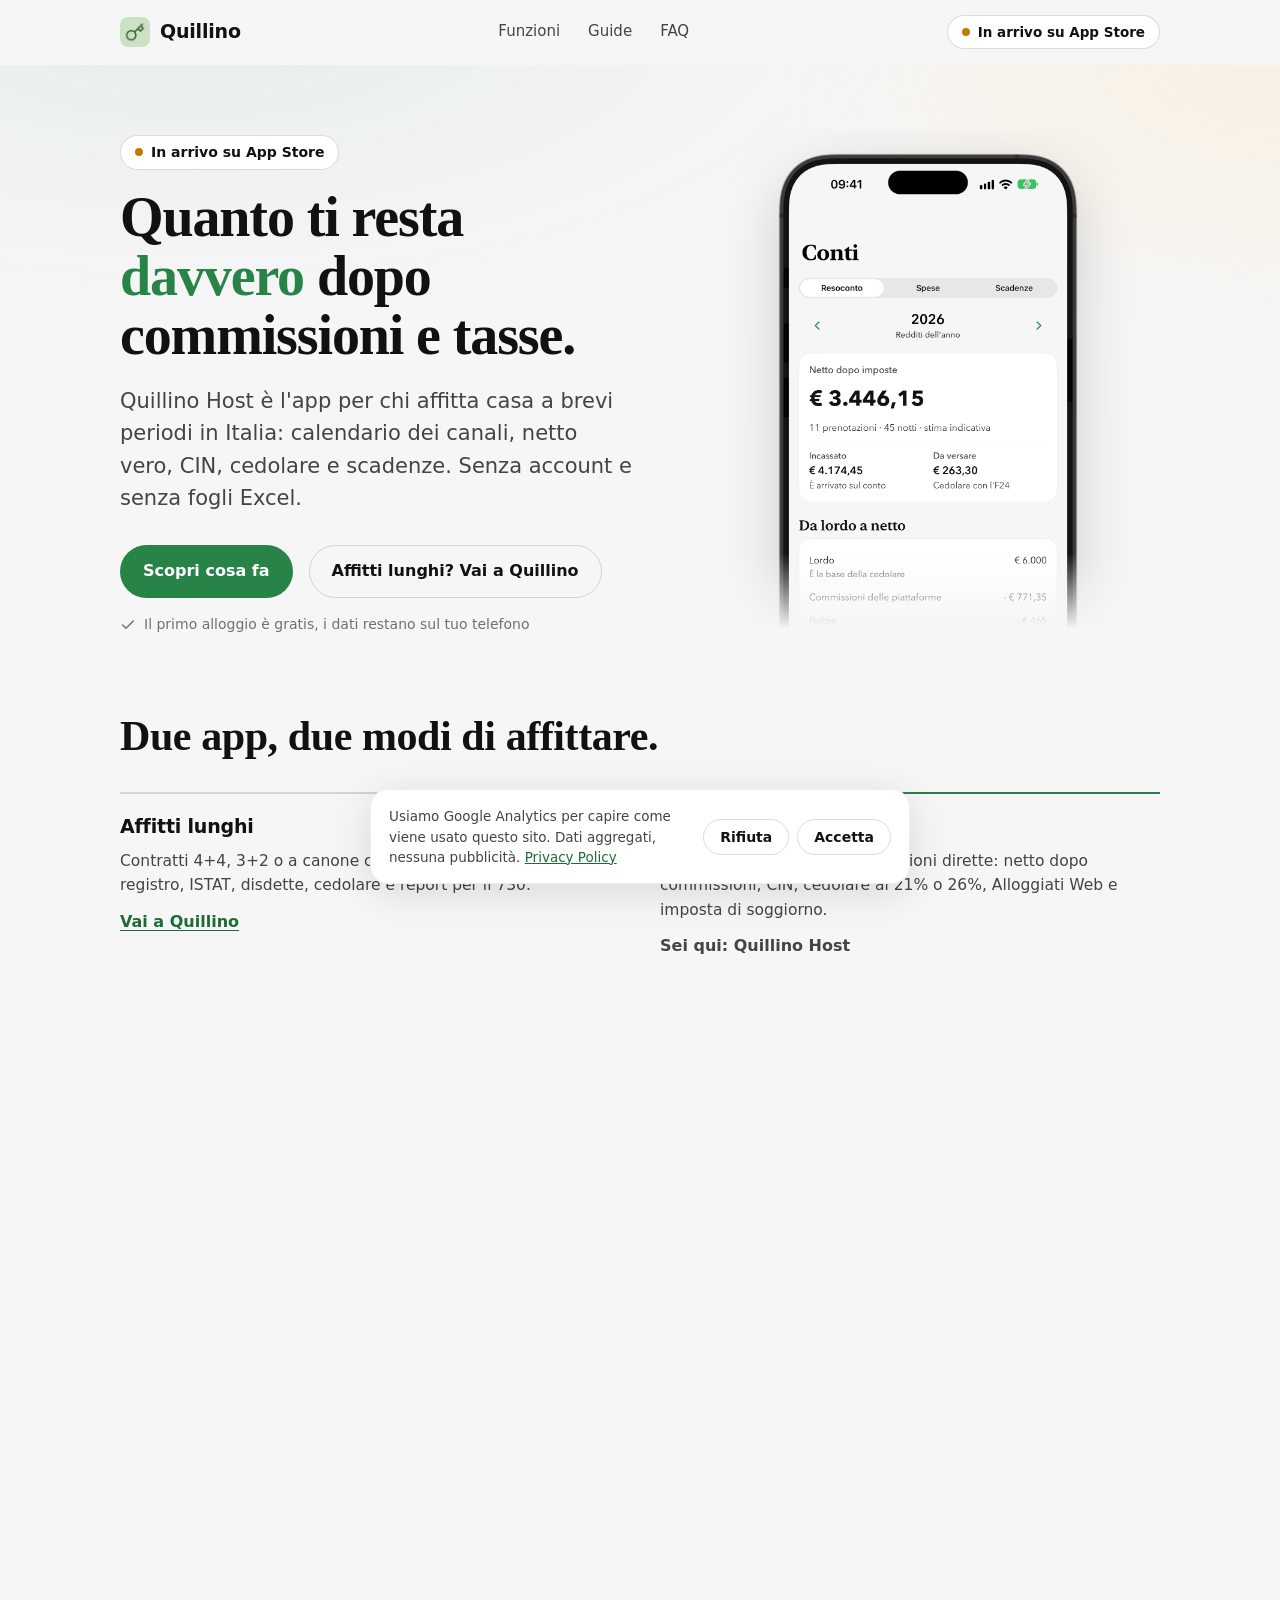
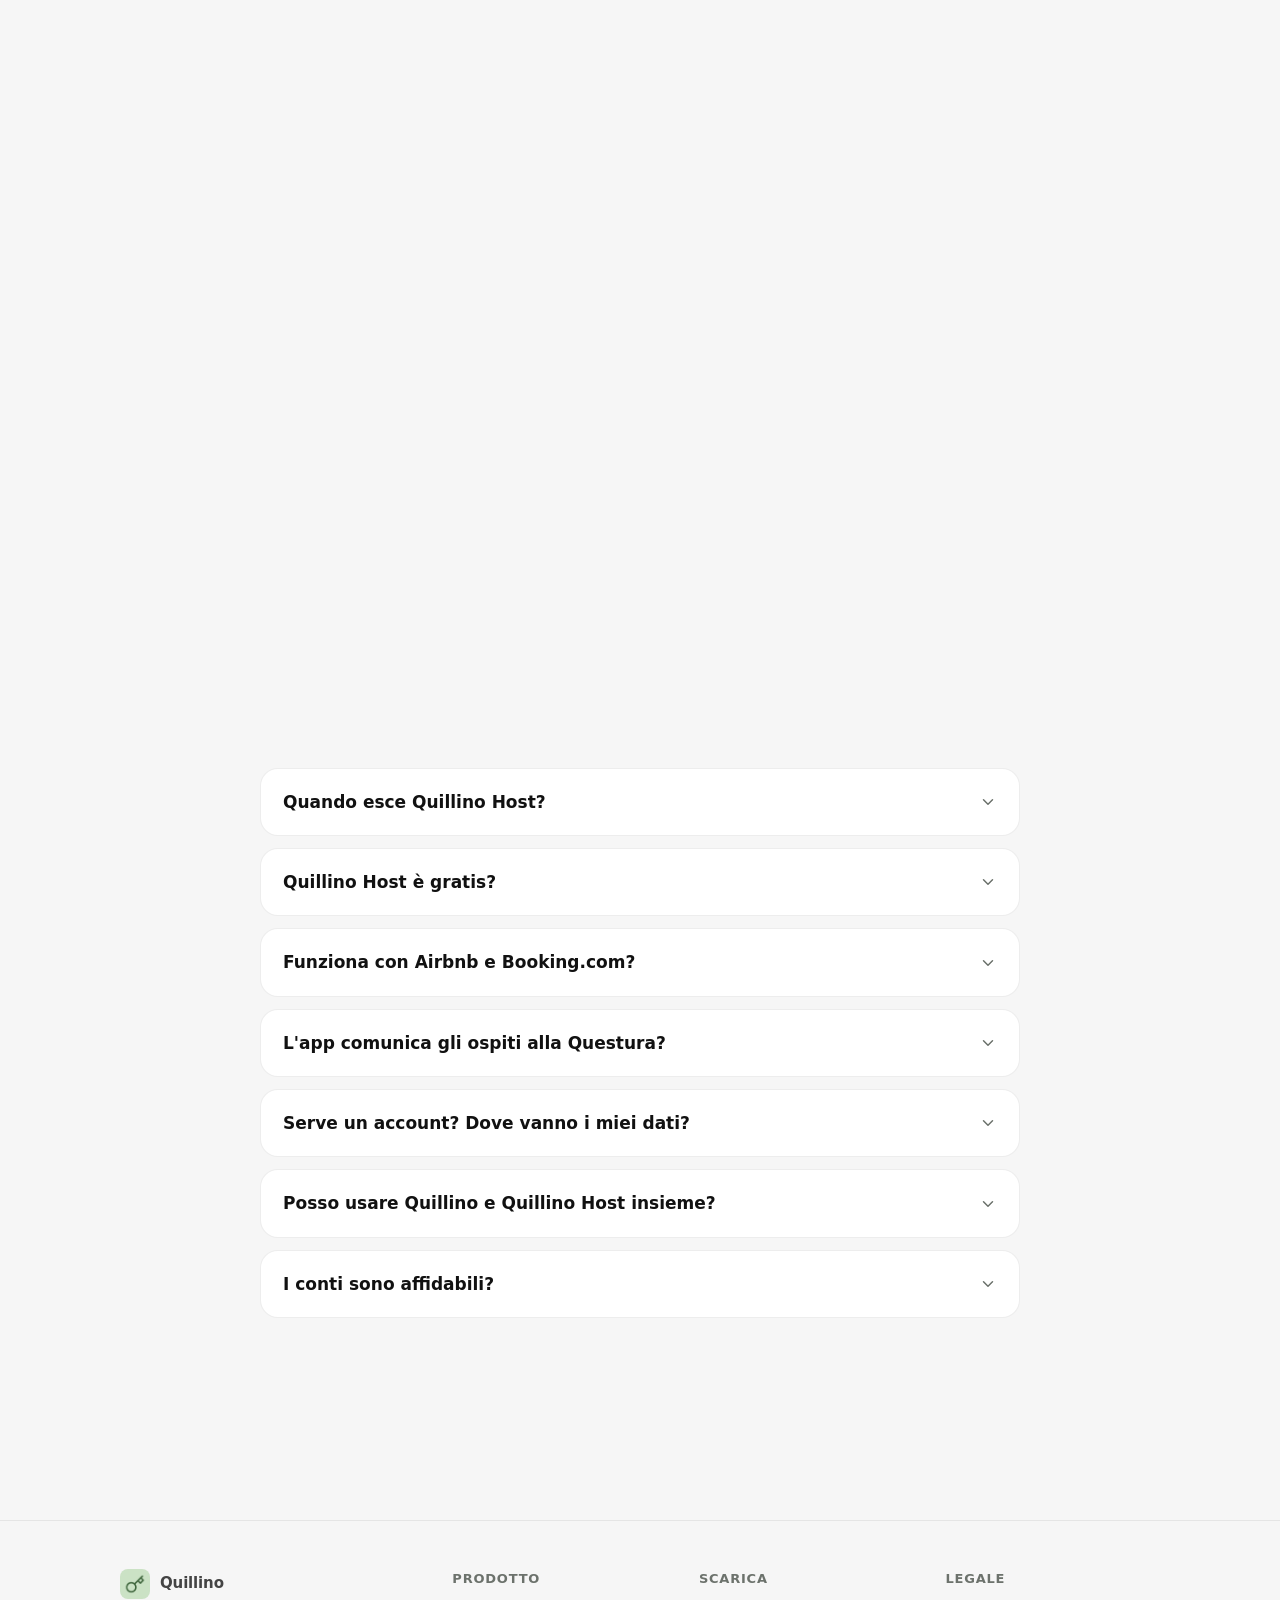
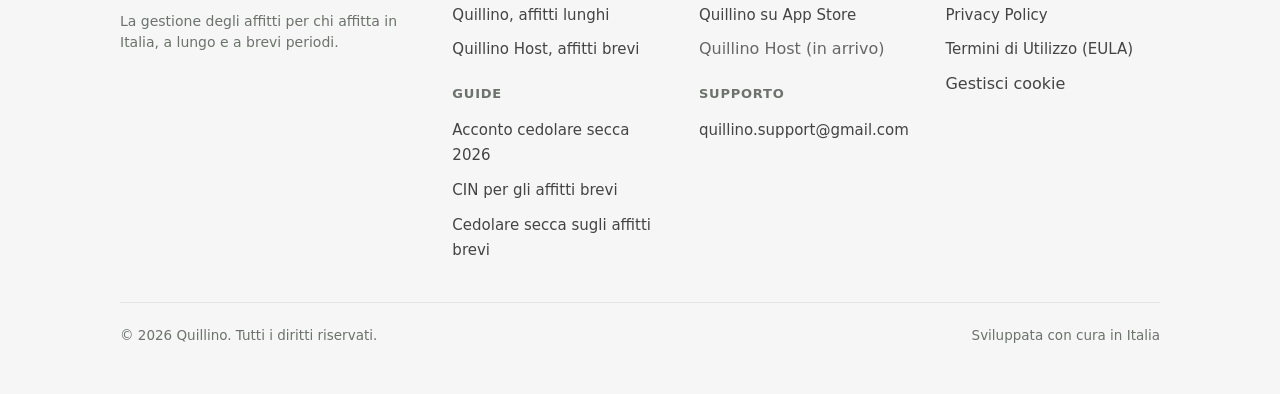
<file: host/index.html>
<!doctype html>
<html lang="it">
<head>
<meta charset="utf-8" />
<meta name="viewport" content="width=device-width, initial-scale=1" />
<meta name="referrer" content="strict-origin-when-cross-origin" />
<meta http-equiv="Content-Security-Policy" content="default-src 'self'; script-src 'self' https://www.googletagmanager.com https://www.google-analytics.com; style-src 'self'; img-src 'self' data: https://www.googletagmanager.com https://www.google-analytics.com https://region1.google-analytics.com; font-src 'self'; connect-src 'self' https://www.googletagmanager.com https://www.google-analytics.com https://region1.google-analytics.com https://*.google-analytics.com; base-uri 'self'; form-action 'none'; object-src 'none'; frame-src 'none'; upgrade-insecure-requests" />
<title>Quillino Host: affitti brevi, CIN, cedolare e scadenze</title>
<meta name="description" content="Il netto vero dopo commissioni e imposte, CIN, cedolare, scadenze e file per la Questura: tutto sul tuo iPhone, senza account. L'app per chi affitta a brevi periodi in Italia. Il primo alloggio è gratis." />
<link rel="canonical" href="https://matteolubinu.github.io/quillino/host/" />
<meta property="og:type" content="website" />
<meta property="og:site_name" content="Quillino" />
<meta property="og:url" content="https://matteolubinu.github.io/quillino/host/" />
<meta property="og:title" content="Quillino Host: quanto ti resta davvero dopo commissioni e tasse" />
<meta property="og:description" content="Il netto vero dopo commissioni e imposte, CIN, cedolare, scadenze e file per la Questura: tutto sul tuo iPhone, senza account. L'app per chi affitta a brevi periodi in Italia. Il primo alloggio è gratis." />
<meta property="og:image" content="https://matteolubinu.github.io/quillino/assets/og-cover.png" />
<meta property="og:locale" content="it_IT" />
<meta name="theme-color" content="#F6F6F6" media="(prefers-color-scheme: light)" />
<meta name="theme-color" content="#1A1E1A" media="(prefers-color-scheme: dark)" />
<link rel="icon" href="../assets/icon.png" type="image/png" />
<link rel="apple-touch-icon" href="../assets/icon.png" />
<link rel="stylesheet" href="../styles.css?v=20261023c" />
<script type="application/ld+json">
{
  "@context": "https://schema.org",
  "@graph": [
    {
      "@type": "SoftwareApplication",
      "name": "Quillino Host",
      "applicationCategory": "FinanceApplication",
      "operatingSystem": "iOS, iPadOS, macOS",
      "inLanguage": "it",
      "description": "App per chi affitta casa a brevi periodi in Italia: calendario dei canali, netto dopo commissioni e imposte, CIN, cedolare secca, scadenze e file per Alloggiati Web. Senza account.",
      "url": "https://matteolubinu.github.io/quillino/host/",
      "publisher": {
        "@type": "Organization",
        "name": "Quillino",
        "url": "https://matteolubinu.github.io/quillino/"
      }
    },
    {
      "@type": "FAQPage",
      "mainEntity": [
        {
          "@type": "Question",
          "name": "Quando esce Quillino Host?",
          "acceptedAnswer": {
            "@type": "Answer",
            "text": "Sta per arrivare su App Store. Questa pagina avrà il link appena l'app è disponibile; per ora non raccogliamo email né iscrizioni."
          }
        },
        {
          "@type": "Question",
          "name": "Quillino Host è gratis?",
          "acceptedAnswer": {
            "@type": "Answer",
            "text": "Il primo alloggio è gratis: calendario, prenotazioni, netto e scadenze. Quillino Pro sblocca alloggi illimitati, importazione CSV, report per il commercialista, spese, controllo della CU, imposta di soggiorno per Comune, file per Alloggiati Web e ISTAT, ricevute per gli ospiti e widget. Si può avere con un abbonamento annuale (con 7 giorni di prova per i nuovi abbonati), mensile, oppure con un acquisto unico a vita. I prezzi li vedi nell'app prima di ogni acquisto."
          }
        },
        {
          "@type": "Question",
          "name": "Funziona con Airbnb e Booking.com?",
          "acceptedAnswer": {
            "@type": "Answer",
            "text": "Sì, senza collegare account: colleghi il link iCal del portale su cui ricevi le prenotazioni, oppure le inserisci a mano, e importi i guadagni da file CSV. Airbnb, Booking.com e gli altri nomi citati appartengono ai rispettivi proprietari: Quillino Host non è affiliata a nessuno di loro."
          }
        },
        {
          "@type": "Question",
          "name": "L'app comunica gli ospiti alla Questura?",
          "acceptedAnswer": {
            "@type": "Answer",
            "text": "No. Raccoglie i dati degli ospiti, anche leggendo il passaporto o la carta d'identità con la fotocamera, e prepara il file nel formato di Alloggiati Web. Il file lo carichi tu sul portale: l'app non invia niente alle autorità, non versa e non dichiara."
          }
        },
        {
          "@type": "Question",
          "name": "Serve un account? Dove vanno i miei dati?",
          "acceptedAnswer": {
            "@type": "Answer",
            "text": "Non serve nessun account. I dati restano sul tuo dispositivo, non c'è un server nostro, nessuna pubblicità e nessun tracciamento nell'app. La sincronizzazione iCloud è facoltativa e usa il tuo iCloud privato. I dati degli ospiti si cancellano da soli dopo il periodo che scegli e puoi esportare tutto quando vuoi, anche senza Pro."
          }
        },
        {
          "@type": "Question",
          "name": "Posso usare Quillino e Quillino Host insieme?",
          "acceptedAnswer": {
            "@type": "Answer",
            "text": "Sì: sono due app separate, con lo stesso modo di lavorare. Quillino è per gli affitti lunghi (canoni, registro, ISTAT, disdette), Quillino Host per quelli brevi (CIN, cedolare al 21% o 26%, Alloggiati Web, imposta di soggiorno)."
          }
        },
        {
          "@type": "Question",
          "name": "I conti sono affidabili?",
          "acceptedAnswer": {
            "@type": "Answer",
            "text": "Le cifre sono stime indicative: non sono una dichiarazione né una consulenza fiscale. Le regole usate hanno la fonte e la data di verifica nell'app. Per le imposte rivolgiti al tuo commercialista o a un CAF."
          }
        }
      ]
    }
  ]
}
</script>
<script src="../boot.js?v=20261023c"></script>
<script async src="https://www.googletagmanager.com/gtag/js?id=G-9974W2YSF0"></script>
<script src="../analytics.js?v=20261023c"></script>
</head>
<body>

<header class="nav nav-simple" id="nav">
  <div class="container nav-inner">
    <a class="brand" href="../" aria-label="Quillino"><img class="logo" src="../assets/icon.png" alt="" width="512" height="512" /> Quillino</a>
    <nav class="nav-links" aria-label="Navigazione principale">
      <a href="#funzioni">Funzioni</a><a href="#guide">Guide</a><a href="#faq">FAQ</a>
    </nav>
    <div class="nav-cta">
      <span class="status-pill"><span class="dot" aria-hidden="true"></span>In arrivo su App Store</span>
    </div>
  </div>
</header>

<main>
<section class="hero section">
  <div class="container hero-grid">
    <div class="hero-copy reveal">
      <p class="status-pill"><span class="dot" aria-hidden="true"></span>In arrivo su App Store</p>
      <h1>Quanto ti resta <span class="accent">davvero</span> dopo commissioni e tasse.</h1>
      <p class="lead">Quillino Host è l'app per chi affitta casa a brevi periodi in Italia: calendario dei canali, netto vero, CIN, cedolare e scadenze. Senza account e senza fogli Excel.</p>
      <div class="hero-actions">
        <a class="btn btn-primary" href="#funzioni">Scopri cosa fa</a>
        <a class="btn btn-ghost" href="../">Affitti lunghi? Vai a Quillino</a>
      </div>
      <p class="hero-reassure">
        <svg width="16" height="16" viewBox="0 0 24 24" fill="none" stroke="currentColor" stroke-width="2.2" stroke-linecap="round" stroke-linejoin="round" aria-hidden="true"><path d="M20 6 9 17l-5-5"/></svg>
        Il primo alloggio è gratis, i dati restano sul tuo telefono
      </p>
    </div>
    <div class="hero-media reveal">
      <div class="device">
        <img fetchpriority="high" width="1000" height="2089" src="../assets/host/conti.webp" alt="La schermata dei conti di Quillino Host: netto dopo imposte, incassato e da versare, con importi di fantasia" />
      </div>
    </div>
  </div>
</section>

<section class="section-tight" id="per-chi">
  <div class="container">
    <h2 class="section-title reveal">Due app, due modi di affittare.</h2>
    <div class="audience">
      <div class="audience-item reveal">
        <h3>Affitti lunghi</h3>
        <p>Contratti 4+4, 3+2 o a canone concordato: chi ha pagato, registro, ISTAT, disdette, cedolare e report per il 730.</p>
        <a class="text-link" href="../">Vai a Quillino</a>
      </div>
      <div class="audience-item is-current reveal">
        <h3>Affitti brevi</h3>
        <p>Airbnb, Booking.com e prenotazioni dirette: netto dopo commissioni, CIN, cedolare al 21% o 26%, Alloggiati Web e imposta di soggiorno.</p>
        <span class="text-link-static">Sei qui: Quillino Host</span>
      </div>
    </div>
  </div>
</section>

<section class="section" id="funzioni">
  <div class="container">
    <h2 class="section-title reveal">Quello che ti serve per affittare a brevi periodi.</h2>
    <p class="section-lead reveal">Le regole fiscali e burocratiche cambiano spesso. L'app le tiene in ordine e ti dice cosa fare, alloggio per alloggio.</p>
    <ul class="facts-list">
      <li class="reveal"><svg width="22" height="22" viewBox="0 0 24 24" fill="none" stroke="currentColor" stroke-width="2" stroke-linecap="round" stroke-linejoin="round" aria-hidden="true"><path d="M18 7a7 7 0 1 0 0 10M4 10h9M4 14h9"/></svg><div><h3>Il netto, non solo il lordo</h3><p>Scrivi il lordo: commissione, ritenuta, pulizie e imposta di soggiorno si precompilano con le tue abitudini. Vedi cosa ti resta dopo commissioni e cedolare e cosa devi ancora versare con l'F24.</p></div></li>
      <li class="reveal"><svg width="22" height="22" viewBox="0 0 24 24" fill="none" stroke="currentColor" stroke-width="2" stroke-linecap="round" stroke-linejoin="round" aria-hidden="true"><rect x="3" y="4" width="18" height="18" rx="2"/><path d="M16 2v4M8 2v4M3 10h18"/></svg><div><h3>Un calendario per tutti i canali</h3><p>Colleghi il link iCal del portale su cui ricevi le prenotazioni, oppure le inserisci a mano. Le date arrivano da sole e le sovrapposizioni si vedono subito.</p></div></li>
      <li class="reveal"><svg width="22" height="22" viewBox="0 0 24 24" fill="none" stroke="currentColor" stroke-width="2" stroke-linecap="round" stroke-linejoin="round" aria-hidden="true"><path d="M12 22s8-4 8-10V5l-8-3-8 3v7c0 6 8 10 8 10z"/><path d="m9 12 2 2 4-4"/></svg><div><h3>CIN e sicurezza</h3><p>Per ogni alloggio le spunte su CIN esposto e negli annunci, estintore e rilevatori di gas e di monossido. È un promemoria: l'app non attesta la conformità.</p></div></li>
      <li class="reveal"><svg width="22" height="22" viewBox="0 0 24 24" fill="none" stroke="currentColor" stroke-width="2" stroke-linecap="round" stroke-linejoin="round" aria-hidden="true"><path d="M18 8a6 6 0 0 0-12 0c0 7-3 9-3 9h18s-3-2-3-9M13.7 21a2 2 0 0 1-3.4 0"/></svg><div><h3>Scadenze senza pensieri</h3><p>Saldo e acconti della cedolare, controllo della CU di marzo, imposta di soggiorno, comunicazione ISTAT e arrivi da comunicare, con promemoria che restano sul tuo iPhone.</p></div></li>
      <li class="reveal"><svg width="22" height="22" viewBox="0 0 24 24" fill="none" stroke="currentColor" stroke-width="2" stroke-linecap="round" stroke-linejoin="round" aria-hidden="true"><path d="M16 21v-2a4 4 0 0 0-4-4H6a4 4 0 0 0-4 4v2"/><circle cx="9" cy="7" r="4"/><path d="M22 21v-2a4 4 0 0 0-3-3.87M16 3.13a4 4 0 0 1 0 7.75"/></svg><div><h3>Ospiti e Questura</h3><p>Raccogli i dati degli ospiti, anche leggendo il documento con la fotocamera, e ottieni il file nel formato di Alloggiati Web. L'app non invia niente: il file lo carichi tu.</p></div></li>
      <li class="reveal"><svg width="22" height="22" viewBox="0 0 24 24" fill="none" stroke="currentColor" stroke-width="2" stroke-linecap="round" stroke-linejoin="round" aria-hidden="true"><path d="M3 21V9l9-6 9 6v12"/><path d="M9 21v-6h6v6"/></svg><div><h3>Casa intera o camera per camera</h3><p>Il calendario distingue le camere e non le segna come sovrapposte. Il costo di pulizia è per camera e l'occupazione si conta anche per camera.</p></div></li>
      <li class="reveal"><svg width="22" height="22" viewBox="0 0 24 24" fill="none" stroke="currentColor" stroke-width="2" stroke-linecap="round" stroke-linejoin="round" aria-hidden="true"><path d="M5 3h14v18l-3-2-2 2-2-2-2 2-2-2-3 2z"/><path d="M9 8h6M9 12h6"/></svg><div><h3>Spese e ricevute</h3><p>Registra le spese con la foto dello scontrino e le spese fisse di ogni alloggio, come assicurazione, internet e utenze: si registrano da sole a ogni scadenza.</p></div></li>
      <li class="reveal"><svg width="22" height="22" viewBox="0 0 24 24" fill="none" stroke="currentColor" stroke-width="2" stroke-linecap="round" stroke-linejoin="round" aria-hidden="true"><path d="M14 3H6a2 2 0 0 0-2 2v14a2 2 0 0 0 2 2h12a2 2 0 0 0 2-2V9z"/><path d="M14 3v6h6M9 13h6M9 17h6"/></svg><div><h3>Il report per il commercialista</h3><p>PDF e CSV con totali, CIN e righi della dichiarazione, note di metodo e la tua quota in caso di comproprietà.</p></div></li>
    </ul>
  </div>
</section>

<section class="section-tight" id="schermate">
  <div class="container">
    <h2 class="section-title reveal">Com'è fatta.</h2>
    <div class="host-shots">
      <figure class="reveal">
        <img width="1000" height="2089" src="../assets/host/oggi.webp" alt="La schermata Oggi di Quillino Host con le cose da sistemare, il prossimo arrivo e la prossima scadenza" loading="lazy" />
        <figcaption><strong>Oggi: cosa fare</strong>Arrivi, partenze, pulizie e prossima scadenza in una schermata.</figcaption>
      </figure>
      <figure class="reveal">
        <img width="1000" height="2089" src="../assets/host/calendario.webp" alt="Il calendario di Quillino Host con due alloggi a colori e una prenotazione di ottobre" loading="lazy" />
        <figcaption><strong>Calendario</strong>Tutti gli alloggi, con i colori e le sovrapposizioni.</figcaption>
      </figure>
      <figure class="reveal">
        <img width="1000" height="2089" src="../assets/host/scadenze.webp" alt="Le scadenze di Quillino Host: comunicazioni ISTAT in ritardo e in arrivo e promemoria attivabili" loading="lazy" />
        <figcaption><strong>Scadenze</strong>Acconti, saldo e comunicazioni, con il promemoria prima.</figcaption>
      </figure>
    </div>
  </div>
</section>

<section class="section-tight" id="gratis">
  <div class="container">
    <h2 class="section-title reveal">Gratis per cominciare, Pro quando serve.</h2>
    <div class="audience">
      <div class="audience-item reveal">
        <h3>Gratis</h3>
        <p>Un alloggio, calendario, prenotazioni, netto e scadenze. Senza carta e senza account.</p>
      </div>
      <div class="audience-item reveal">
        <h3>Quillino Pro</h3>
        <p>Alloggi illimitati, importazione CSV, report per il commercialista, spese, controllo della CU, imposta di soggiorno per Comune, file per Alloggiati Web e ISTAT, ricevute per gli ospiti e widget. Abbonamento annuale con 7 giorni di prova, mensile, oppure acquisto unico a vita.</p>
      </div>
    </div>
    <p class="price-note reveal">I prezzi li vedi nell'app prima di ogni acquisto. Se il Pro scade, i tuoi dati restano e l'esportazione resta gratuita.</p>
  </div>
</section>

<section class="section-tight" id="guide">
  <div class="container">
    <h2 class="section-title reveal">Guide per chi affitta a brevi.</h2>
    <div class="guide-links">
      <a class="guide-link reveal" href="../guida/cin-affitti-brevi.html"><strong>CIN per gli affitti brevi</strong><span>Cos'è, come si ottiene, dove va esposto e le sanzioni.</span></a>
      <a class="guide-link reveal" href="../guida/cedolare-secca-affitti-brevi.html"><strong>Cedolare secca: 21% o 26%?</strong><span>Aliquote, soglia dei due appartamenti, ritenuta e acconti.</span></a>
    </div>
  </div>
</section>

<section class="section" id="faq">
  <div class="container center reveal">
    <h2 class="section-title">Le risposte veloci.</h2>
  </div>
  <div class="container">
    <div class="faq-list">
      <details class="faq"><summary>Quando esce Quillino Host?<svg class="chev" width="18" height="18" viewBox="0 0 24 24" fill="none" stroke="currentColor" stroke-width="2" stroke-linecap="round" stroke-linejoin="round"><path d="m6 9 6 6 6-6"/></svg></summary><div class="body">Sta per arrivare su App Store. Questa pagina avrà il link appena l'app è disponibile; per ora non raccogliamo email né iscrizioni.</div></details>
      <details class="faq"><summary>Quillino Host è gratis?<svg class="chev" width="18" height="18" viewBox="0 0 24 24" fill="none" stroke="currentColor" stroke-width="2" stroke-linecap="round" stroke-linejoin="round"><path d="m6 9 6 6 6-6"/></svg></summary><div class="body">Il primo alloggio è gratis: calendario, prenotazioni, netto e scadenze. Quillino Pro sblocca alloggi illimitati, importazione CSV, report per il commercialista, spese, controllo della CU, imposta di soggiorno per Comune, file per Alloggiati Web e ISTAT, ricevute per gli ospiti e widget. Si può avere con un abbonamento annuale (con 7 giorni di prova per i nuovi abbonati), mensile, oppure con un acquisto unico a vita. I prezzi li vedi nell'app prima di ogni acquisto.</div></details>
      <details class="faq"><summary>Funziona con Airbnb e Booking.com?<svg class="chev" width="18" height="18" viewBox="0 0 24 24" fill="none" stroke="currentColor" stroke-width="2" stroke-linecap="round" stroke-linejoin="round"><path d="m6 9 6 6 6-6"/></svg></summary><div class="body">Sì, senza collegare account: colleghi il link iCal del portale su cui ricevi le prenotazioni, oppure le inserisci a mano, e importi i guadagni da file CSV. Airbnb, Booking.com e gli altri nomi citati appartengono ai rispettivi proprietari: Quillino Host non è affiliata a nessuno di loro.</div></details>
      <details class="faq"><summary>L'app comunica gli ospiti alla Questura?<svg class="chev" width="18" height="18" viewBox="0 0 24 24" fill="none" stroke="currentColor" stroke-width="2" stroke-linecap="round" stroke-linejoin="round"><path d="m6 9 6 6 6-6"/></svg></summary><div class="body">No. Raccoglie i dati degli ospiti, anche leggendo il passaporto o la carta d'identità con la fotocamera, e prepara il file nel formato di Alloggiati Web. Il file lo carichi tu sul portale: l'app non invia niente alle autorità, non versa e non dichiara.</div></details>
      <details class="faq"><summary>Serve un account? Dove vanno i miei dati?<svg class="chev" width="18" height="18" viewBox="0 0 24 24" fill="none" stroke="currentColor" stroke-width="2" stroke-linecap="round" stroke-linejoin="round"><path d="m6 9 6 6 6-6"/></svg></summary><div class="body">Non serve nessun account. I dati restano sul tuo dispositivo, non c'è un server nostro, nessuna pubblicità e nessun tracciamento nell'app. La sincronizzazione iCloud è facoltativa e usa il tuo iCloud privato. I dati degli ospiti si cancellano da soli dopo il periodo che scegli e puoi esportare tutto quando vuoi, anche senza Pro.</div></details>
      <details class="faq"><summary>Posso usare Quillino e Quillino Host insieme?<svg class="chev" width="18" height="18" viewBox="0 0 24 24" fill="none" stroke="currentColor" stroke-width="2" stroke-linecap="round" stroke-linejoin="round"><path d="m6 9 6 6 6-6"/></svg></summary><div class="body">Sì: sono due app separate, con lo stesso modo di lavorare. Quillino è per gli affitti lunghi (canoni, registro, ISTAT, disdette), Quillino Host per quelli brevi (CIN, cedolare al 21% o 26%, Alloggiati Web, imposta di soggiorno).</div></details>
      <details class="faq"><summary>I conti sono affidabili?<svg class="chev" width="18" height="18" viewBox="0 0 24 24" fill="none" stroke="currentColor" stroke-width="2" stroke-linecap="round" stroke-linejoin="round"><path d="m6 9 6 6 6-6"/></svg></summary><div class="body">Le cifre sono stime indicative: non sono una dichiarazione né una consulenza fiscale. Le regole usate hanno la fonte e la data di verifica nell'app. Per le imposte rivolgiti al tuo commercialista o a un CAF.</div></details>
    </div>
    <p class="price-note reveal">Informazioni generali, non consulenza fiscale: importi e scadenze vanno verificati con il tuo commercialista o con un CAF. Airbnb, Booking.com e gli altri nomi citati appartengono ai rispettivi proprietari; Quillino Host non è affiliata a nessuno di loro.</p>
  </div>
</section>
</main>

<footer class="footer">
  <div class="container">
    <div class="footer-grid">
      <div>
        <a class="brand" href="../"><img class="logo" src="../assets/icon.png" alt="" width="512" height="512" /> Quillino</a>
        <p class="desc">La gestione degli affitti per chi affitta in Italia, a lungo e a brevi periodi.</p>
      </div>
      <div>
        <h5>Prodotto</h5>
        <ul>
          <li><a href="../">Quillino, affitti lunghi</a></li>
          <li><a href="../host/">Quillino Host, affitti brevi</a></li>
        </ul>
        <h5 class="footer-gap">Guide</h5>
        <ul>
          <li><a href="../guida/acconto-cedolare-secca-2026.html">Acconto cedolare secca 2026</a></li>
          <li><a href="../guida/cin-affitti-brevi.html">CIN per gli affitti brevi</a></li>
          <li><a href="../guida/cedolare-secca-affitti-brevi.html">Cedolare secca sugli affitti brevi</a></li>
        </ul>
      </div>
      <div>
        <h5>Scarica</h5>
        <ul>
          <li><a href="https://apps.apple.com/it/app/quillino-gestione-affitti/id6774200347">Quillino su App Store</a></li>
          <li><span class="footer-soon">Quillino Host (in arrivo)</span></li>
        </ul>
        <h5 class="footer-gap">Supporto</h5>
        <ul>
          <li><a href="mailto:quillino.support@gmail.com">quillino.support@gmail.com</a></li>
        </ul>
      </div>
      <div>
        <h5>Legale</h5>
        <ul>
          <li><a href="https://matteolubi.notion.site/Privacy-Policy-Quillino-36fed23c41248144a563e2d562760fc1" target="_blank" rel="noopener">Privacy Policy</a></li>
          <li><a href="https://matteolubi.notion.site/Terms-of-Use-Quillino-371ed23c412481309acce049dfce1dbe" target="_blank" rel="noopener">Termini di Utilizzo (EULA)</a></li>
          <li><button type="button" class="link-btn" id="cookieManage">Gestisci cookie</button></li>
        </ul>
      </div>
    </div>
    <div class="footer-bottom">
      <span>© <span id="year">2026</span> Quillino. Tutti i diritti riservati.</span>
      <span>Sviluppata con cura in Italia</span>
    </div>
  </div>
</footer>

<div class="cookie-banner" id="cookieBanner" role="dialog" aria-label="Consenso cookie" hidden>
  <p class="cookie-text">
    Usiamo Google Analytics per capire come viene usato questo sito. Dati aggregati, nessuna pubblicità.
    <a href="https://matteolubi.notion.site/Privacy-Policy-Quillino-36fed23c41248144a563e2d562760fc1" target="_blank" rel="noopener">Privacy Policy</a>
  </p>
  <div class="cookie-actions">
    <button type="button" class="cookie-btn cookie-btn--ghost" id="cookieReject">Rifiuta</button>
    <button type="button" class="cookie-btn cookie-btn--accept" id="cookieAccept">Accetta</button>
  </div>
</div>

<button class="theme-toggle theme-fab" id="themeFab" type="button" aria-label="Passa al tema chiaro o scuro">
  <svg class="ico-moon" width="22" height="22" viewBox="0 0 24 24" fill="none" stroke="currentColor" stroke-width="2" stroke-linecap="round" stroke-linejoin="round"><path d="M21 12.8A9 9 0 1 1 11.2 3 7 7 0 0 0 21 12.8z"/></svg>
  <svg class="ico-sun" width="22" height="22" viewBox="0 0 24 24" fill="none" stroke="currentColor" stroke-width="2" stroke-linecap="round" stroke-linejoin="round"><circle cx="12" cy="12" r="4"/><path d="M12 2v2M12 20v2M4.9 4.9l1.4 1.4M17.7 17.7l1.4 1.4M2 12h2M20 12h2M4.9 19.1l1.4-1.4M17.7 6.3l1.4-1.4"/></svg>
</button>

<script src="../script.js?v=20261023c"></script>
</body>
</html>
</file>
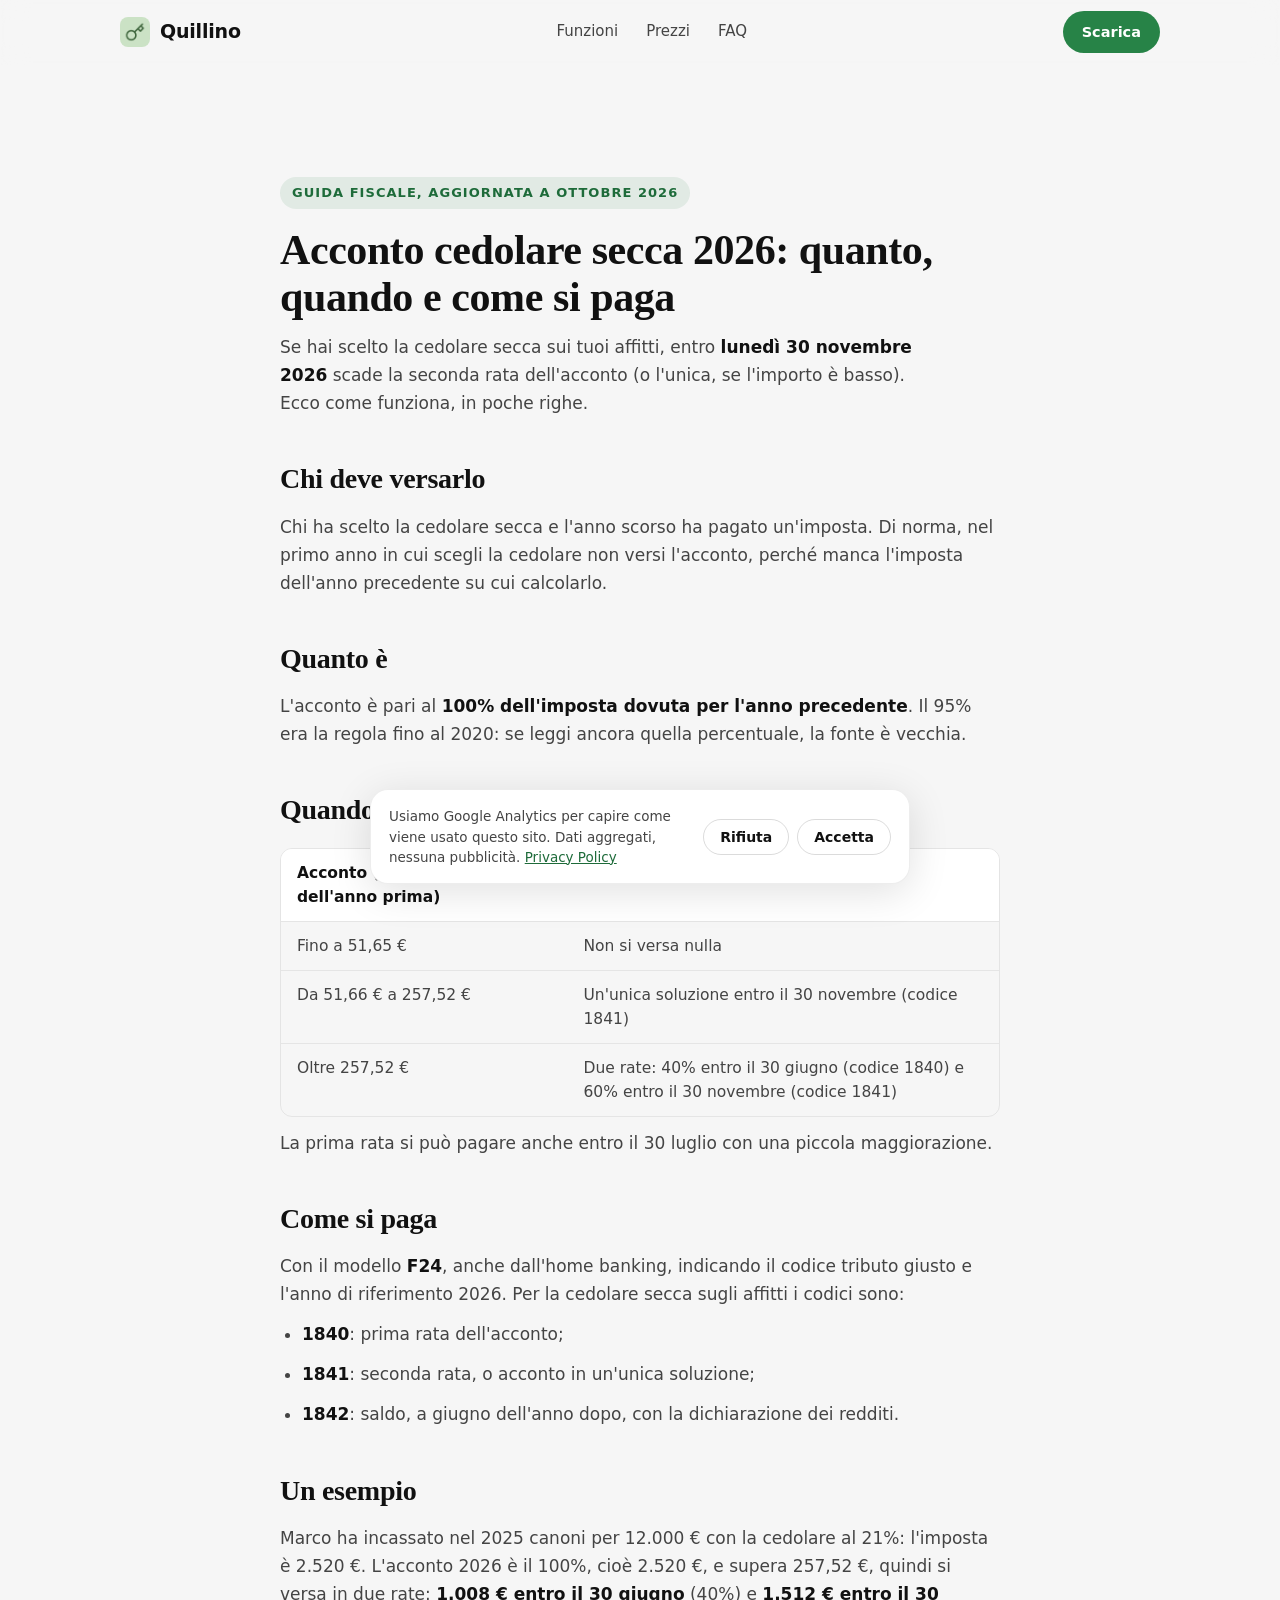
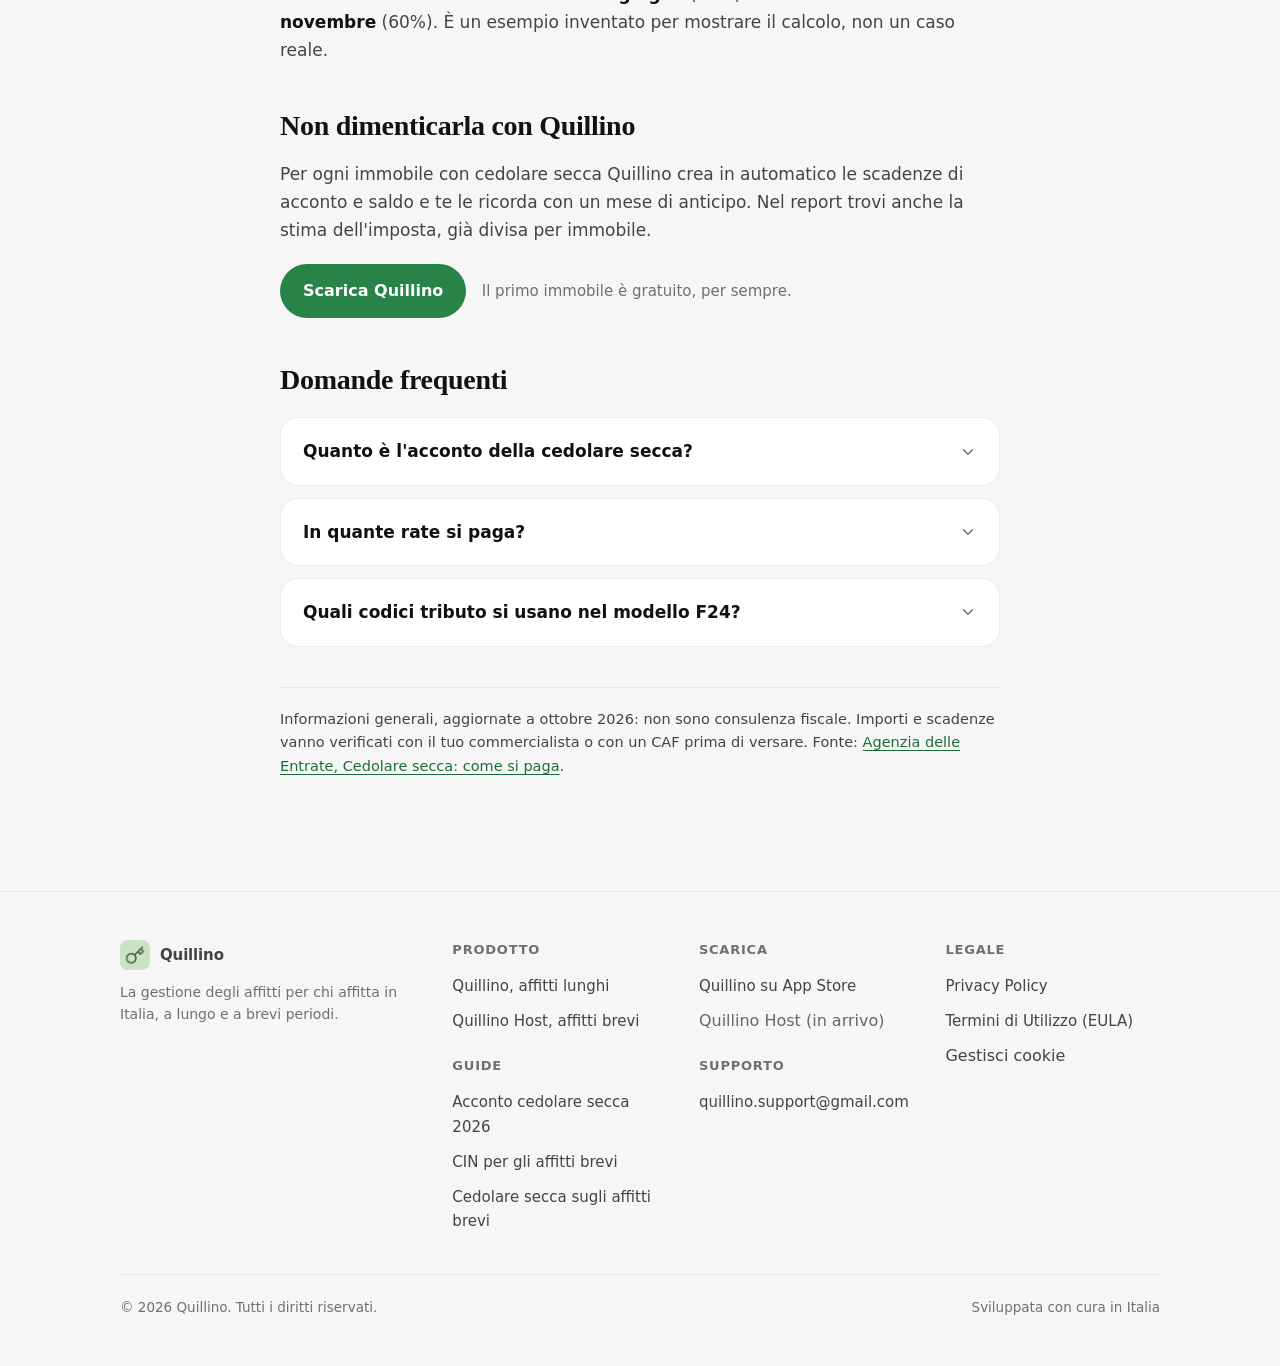
<file: guida/acconto-cedolare-secca-2026.html>
<!doctype html>
<html lang="it">
<head>
<meta charset="utf-8" />
<meta name="viewport" content="width=device-width, initial-scale=1" />
<meta name="referrer" content="strict-origin-when-cross-origin" />
<meta http-equiv="Content-Security-Policy" content="default-src 'self'; script-src 'self' https://www.googletagmanager.com https://www.google-analytics.com; style-src 'self' 'unsafe-inline'; img-src 'self' data: https://www.google-analytics.com https://www.googletagmanager.com https://*.apple.com; connect-src 'self' https://www.google-analytics.com https://*.google-analytics.com https://*.analytics.google.com https://www.googletagmanager.com; font-src 'self'; base-uri 'self'; form-action 'self'" />
<title>Acconto cedolare secca 2026: quanto, quando e come si paga - Quillino</title>
<meta name="description" content="L'acconto della cedolare secca sugli affitti: il 100% dell'imposta dell'anno prima, in due rate (40% e 60%) o in un'unica soluzione. Scadenze, soglie e codici tributo 1840 e 1841." />
<link rel="canonical" href="https://matteolubinu.github.io/quillino/guida/acconto-cedolare-secca-2026.html" />
<meta property="og:type" content="article" />
<meta property="og:site_name" content="Quillino" />
<meta property="og:url" content="https://matteolubinu.github.io/quillino/guida/acconto-cedolare-secca-2026.html" />
<meta property="og:title" content="Acconto cedolare secca 2026: quanto, quando e come si paga" />
<meta property="og:description" content="L'acconto della cedolare secca sugli affitti: il 100% dell'imposta dell'anno prima, in due rate (40% e 60%) o in un'unica soluzione. Scadenze, soglie e codici tributo 1840 e 1841." />
<meta property="og:image" content="https://matteolubinu.github.io/quillino/assets/og-cover.png" />
<meta property="og:locale" content="it_IT" />
<meta name="theme-color" content="#F6F6F6" media="(prefers-color-scheme: light)" />
<meta name="theme-color" content="#1A1E1A" media="(prefers-color-scheme: dark)" />
<link rel="icon" href="../assets/icon.png" type="image/png" />
<link rel="apple-touch-icon" href="../assets/icon.png" />
<link rel="stylesheet" href="../styles.css?v=20261023b" />
<script type="application/ld+json">
{
  "@context": "https://schema.org",
  "@type": "FAQPage",
  "mainEntity": [
    {
      "@type": "Question",
      "name": "Quanto è l'acconto della cedolare secca?",
      "acceptedAnswer": {
        "@type": "Answer",
        "text": "È pari al 100% dell'imposta dovuta per l'anno precedente. Il 95% valeva fino al 2020."
      }
    },
    {
      "@type": "Question",
      "name": "In quante rate si paga?",
      "acceptedAnswer": {
        "@type": "Answer",
        "text": "Se l'acconto supera 257,52 € si paga in due rate: il 40% entro il 30 giugno e il 60% entro il 30 novembre. Fra 51,66 € e 257,52 € si paga in un'unica soluzione entro il 30 novembre. Fino a 51,65 € non si versa nulla."
      }
    },
    {
      "@type": "Question",
      "name": "Quali codici tributo si usano nel modello F24?",
      "acceptedAnswer": {
        "@type": "Answer",
        "text": "1840 per la prima rata e 1841 per la seconda rata o per l'unica soluzione. Il saldo, a giugno dell'anno dopo, usa il codice 1842."
      }
    }
  ]
}
</script>
<script src="../boot.js?v=20261023b"></script>
<script async src="https://www.googletagmanager.com/gtag/js?id=G-9974W2YSF0"></script>
<script src="../analytics.js?v=20261023b"></script>
</head>
<body>

<header class="nav nav-simple" id="nav">
  <div class="container nav-inner">
    <a class="brand" href="../" aria-label="Quillino"><img class="logo" src="../assets/icon.png" alt="" width="512" height="512" /> Quillino</a>
    <nav class="nav-links" aria-label="Navigazione principale">
      <a href="../#funzioni">Funzioni</a>
      <a href="../#prezzi">Prezzi</a>
      <a href="../#faq">FAQ</a>
    </nav>
    <div class="nav-cta">
      <a class="btn btn-primary nav-download" href="https://apps.apple.com/it/app/quillino-gestione-affitti/id6774200347">Scarica</a>
    </div>
  </div>
</header>

<main class="section">
  <article class="container prose">
    <span class="eyebrow">Guida fiscale, aggiornata a ottobre 2026</span>
    <h1 class="section-title">Acconto cedolare secca 2026: quanto, quando e come si paga</h1>
    <p class="section-lead">Se hai scelto la cedolare secca sui tuoi affitti, entro <strong>lunedì 30 novembre 2026</strong> scade la seconda rata dell'acconto (o l'unica, se l'importo è basso). Ecco come funziona, in poche righe.</p>

    <h2>Chi deve versarlo</h2>
    <p>Chi ha scelto la cedolare secca e l'anno scorso ha pagato un'imposta. Di norma, nel primo anno in cui scegli la cedolare non versi l'acconto, perché manca l'imposta dell'anno precedente su cui calcolarlo.</p>

    <h2>Quanto è</h2>
    <p>L'acconto è pari al <strong>100% dell'imposta dovuta per l'anno precedente</strong>. Il 95% era la regola fino al 2020: se leggi ancora quella percentuale, la fonte è vecchia.</p>

    <h2>Quando e in quante rate</h2>
    <div class="table-wrap"><table>
      <thead><tr><th>Acconto (100% dell'imposta dell'anno prima)</th><th>Come si versa</th></tr></thead>
      <tbody>
        <tr><td>Fino a 51,65 €</td><td>Non si versa nulla</td></tr>
        <tr><td>Da 51,66 € a 257,52 €</td><td>Un'unica soluzione entro il 30 novembre (codice 1841)</td></tr>
        <tr><td>Oltre 257,52 €</td><td>Due rate: 40% entro il 30 giugno (codice 1840) e 60% entro il 30 novembre (codice 1841)</td></tr>
      </tbody>
    </table></div>
    <p>La prima rata si può pagare anche entro il 30 luglio con una piccola maggiorazione.</p>

    <h2>Come si paga</h2>
    <p>Con il modello <strong>F24</strong>, anche dall'home banking, indicando il codice tributo giusto e l'anno di riferimento 2026. Per la cedolare secca sugli affitti i codici sono:</p>
    <ul>
      <li><strong>1840</strong>: prima rata dell'acconto;</li>
      <li><strong>1841</strong>: seconda rata, o acconto in un'unica soluzione;</li>
      <li><strong>1842</strong>: saldo, a giugno dell'anno dopo, con la dichiarazione dei redditi.</li>
    </ul>

    <h2>Un esempio</h2>
    <p>Marco ha incassato nel 2025 canoni per 12.000 € con la cedolare al 21%: l'imposta è 2.520 €. L'acconto 2026 è il 100%, cioè 2.520 €, e supera 257,52 €, quindi si versa in due rate: <strong>1.008 € entro il 30 giugno</strong> (40%) e <strong>1.512 € entro il 30 novembre</strong> (60%). È un esempio inventato per mostrare il calcolo, non un caso reale.</p>

    <h2>Non dimenticarla con Quillino</h2>
    <p>Per ogni immobile con cedolare secca Quillino crea in automatico le scadenze di acconto e saldo e te le ricorda con un mese di anticipo. Nel report trovi anche la stima dell'imposta, già divisa per immobile.</p>
    <p><a class="btn btn-primary" href="https://apps.apple.com/it/app/quillino-gestione-affitti/id6774200347">Scarica Quillino</a> <span class="muted">Il primo immobile è gratuito, per sempre.</span></p>

    <h2>Domande frequenti</h2>
    <div class="faq-list">
      <details class="faq"><summary>Quanto è l'acconto della cedolare secca?<svg class="chev" width="18" height="18" viewBox="0 0 24 24" fill="none" stroke="currentColor" stroke-width="2" stroke-linecap="round" stroke-linejoin="round"><path d="m6 9 6 6 6-6"/></svg></summary><div class="body">È pari al 100% dell'imposta dovuta per l'anno precedente. Il 95% valeva fino al 2020.</div></details>
      <details class="faq"><summary>In quante rate si paga?<svg class="chev" width="18" height="18" viewBox="0 0 24 24" fill="none" stroke="currentColor" stroke-width="2" stroke-linecap="round" stroke-linejoin="round"><path d="m6 9 6 6 6-6"/></svg></summary><div class="body">Se l'acconto supera 257,52 € si paga in due rate: il 40% entro il 30 giugno e il 60% entro il 30 novembre. Fra 51,66 € e 257,52 € si paga in un'unica soluzione entro il 30 novembre. Fino a 51,65 € non si versa nulla.</div></details>
      <details class="faq"><summary>Quali codici tributo si usano nel modello F24?<svg class="chev" width="18" height="18" viewBox="0 0 24 24" fill="none" stroke="currentColor" stroke-width="2" stroke-linecap="round" stroke-linejoin="round"><path d="m6 9 6 6 6-6"/></svg></summary><div class="body">1840 per la prima rata e 1841 per la seconda rata o per l'unica soluzione. Il saldo, a giugno dell'anno dopo, usa il codice 1842.</div></details>
    </div>

    <p class="note">Informazioni generali, aggiornate a ottobre 2026: non sono consulenza fiscale. Importi e scadenze vanno verificati con il tuo commercialista o con un CAF prima di versare. Fonte: <a href="https://www.agenziaentrate.gov.it/portale/schede/fabbricatiterreni/cedolare-secca/cedolare-secca-come-si-paga" target="_blank" rel="noopener">Agenzia delle Entrate, Cedolare secca: come si paga</a>.</p>
  </article>
</main>

<footer class="footer">
  <div class="container">
    <div class="footer-grid">
      <div>
        <a class="brand" href="../"><img class="logo" src="../assets/icon.png" alt="" width="512" height="512" /> Quillino</a>
        <p class="desc">La gestione degli affitti per chi affitta in Italia, a lungo e a brevi periodi.</p>
      </div>
      <div>
        <h5>Prodotto</h5>
        <ul>
          <li><a href="../">Quillino, affitti lunghi</a></li>
          <li><a href="../host/">Quillino Host, affitti brevi</a></li>
        </ul>
        <h5 class="footer-gap">Guide</h5>
        <ul>
          <li><a href="../guida/acconto-cedolare-secca-2026.html">Acconto cedolare secca 2026</a></li>
          <li><a href="../guida/cin-affitti-brevi.html">CIN per gli affitti brevi</a></li>
          <li><a href="../guida/cedolare-secca-affitti-brevi.html">Cedolare secca sugli affitti brevi</a></li>
        </ul>
      </div>
      <div>
        <h5>Scarica</h5>
        <ul>
          <li><a href="https://apps.apple.com/it/app/quillino-gestione-affitti/id6774200347">Quillino su App Store</a></li>
          <li><span class="footer-soon">Quillino Host (in arrivo)</span></li>
        </ul>
        <h5 class="footer-gap">Supporto</h5>
        <ul>
          <li><a href="mailto:quillino.support@gmail.com">quillino.support@gmail.com</a></li>
        </ul>
      </div>
      <div>
        <h5>Legale</h5>
        <ul>
          <li><a href="https://matteolubi.notion.site/Privacy-Policy-Quillino-36fed23c41248144a563e2d562760fc1" target="_blank" rel="noopener">Privacy Policy</a></li>
          <li><a href="https://matteolubi.notion.site/Terms-of-Use-Quillino-371ed23c412481309acce049dfce1dbe" target="_blank" rel="noopener">Termini di Utilizzo (EULA)</a></li>
          <li><button type="button" class="link-btn" id="cookieManage">Gestisci cookie</button></li>
        </ul>
      </div>
    </div>
    <div class="footer-bottom">
      <span>© <span id="year">2026</span> Quillino. Tutti i diritti riservati.</span>
      <span>Sviluppata con cura in Italia</span>
    </div>
  </div>
</footer>

<!-- Banner consenso cookie analytics -->
<div class="cookie-banner" id="cookieBanner" role="dialog" aria-label="Consenso cookie" hidden>
  <p class="cookie-text">
    Usiamo Google Analytics per capire come viene usato questo sito. Dati aggregati, nessuna pubblicità.
    <a href="https://matteolubi.notion.site/Privacy-Policy-Quillino-36fed23c41248144a563e2d562760fc1" target="_blank" rel="noopener">Privacy Policy</a>
  </p>
  <div class="cookie-actions">
    <button type="button" class="cookie-btn cookie-btn--ghost" id="cookieReject">Rifiuta</button>
    <button type="button" class="cookie-btn cookie-btn--accept" id="cookieAccept">Accetta</button>
  </div>
</div>

<!-- FAB tema chiaro/scuro, solo mobile -->
<button class="theme-toggle theme-fab" id="themeFab" type="button" aria-label="Alterna anteprima chiara/scura">
  <svg class="ico-moon" width="22" height="22" viewBox="0 0 24 24" fill="none" stroke="currentColor" stroke-width="2" stroke-linecap="round" stroke-linejoin="round"><path d="M21 12.8A9 9 0 1 1 11.2 3 7 7 0 0 0 21 12.8z"/></svg>
  <svg class="ico-sun" width="22" height="22" viewBox="0 0 24 24" fill="none" stroke="currentColor" stroke-width="2" stroke-linecap="round" stroke-linejoin="round"><circle cx="12" cy="12" r="4"/><path d="M12 2v2M12 20v2M4.9 4.9l1.4 1.4M17.7 17.7l1.4 1.4M2 12h2M20 12h2M4.9 19.1l1.4-1.4M17.7 6.3l1.4-1.4"/></svg>
</button>

<script src="../script.js?v=20261023b"></script>
</body>
</html>
</file>
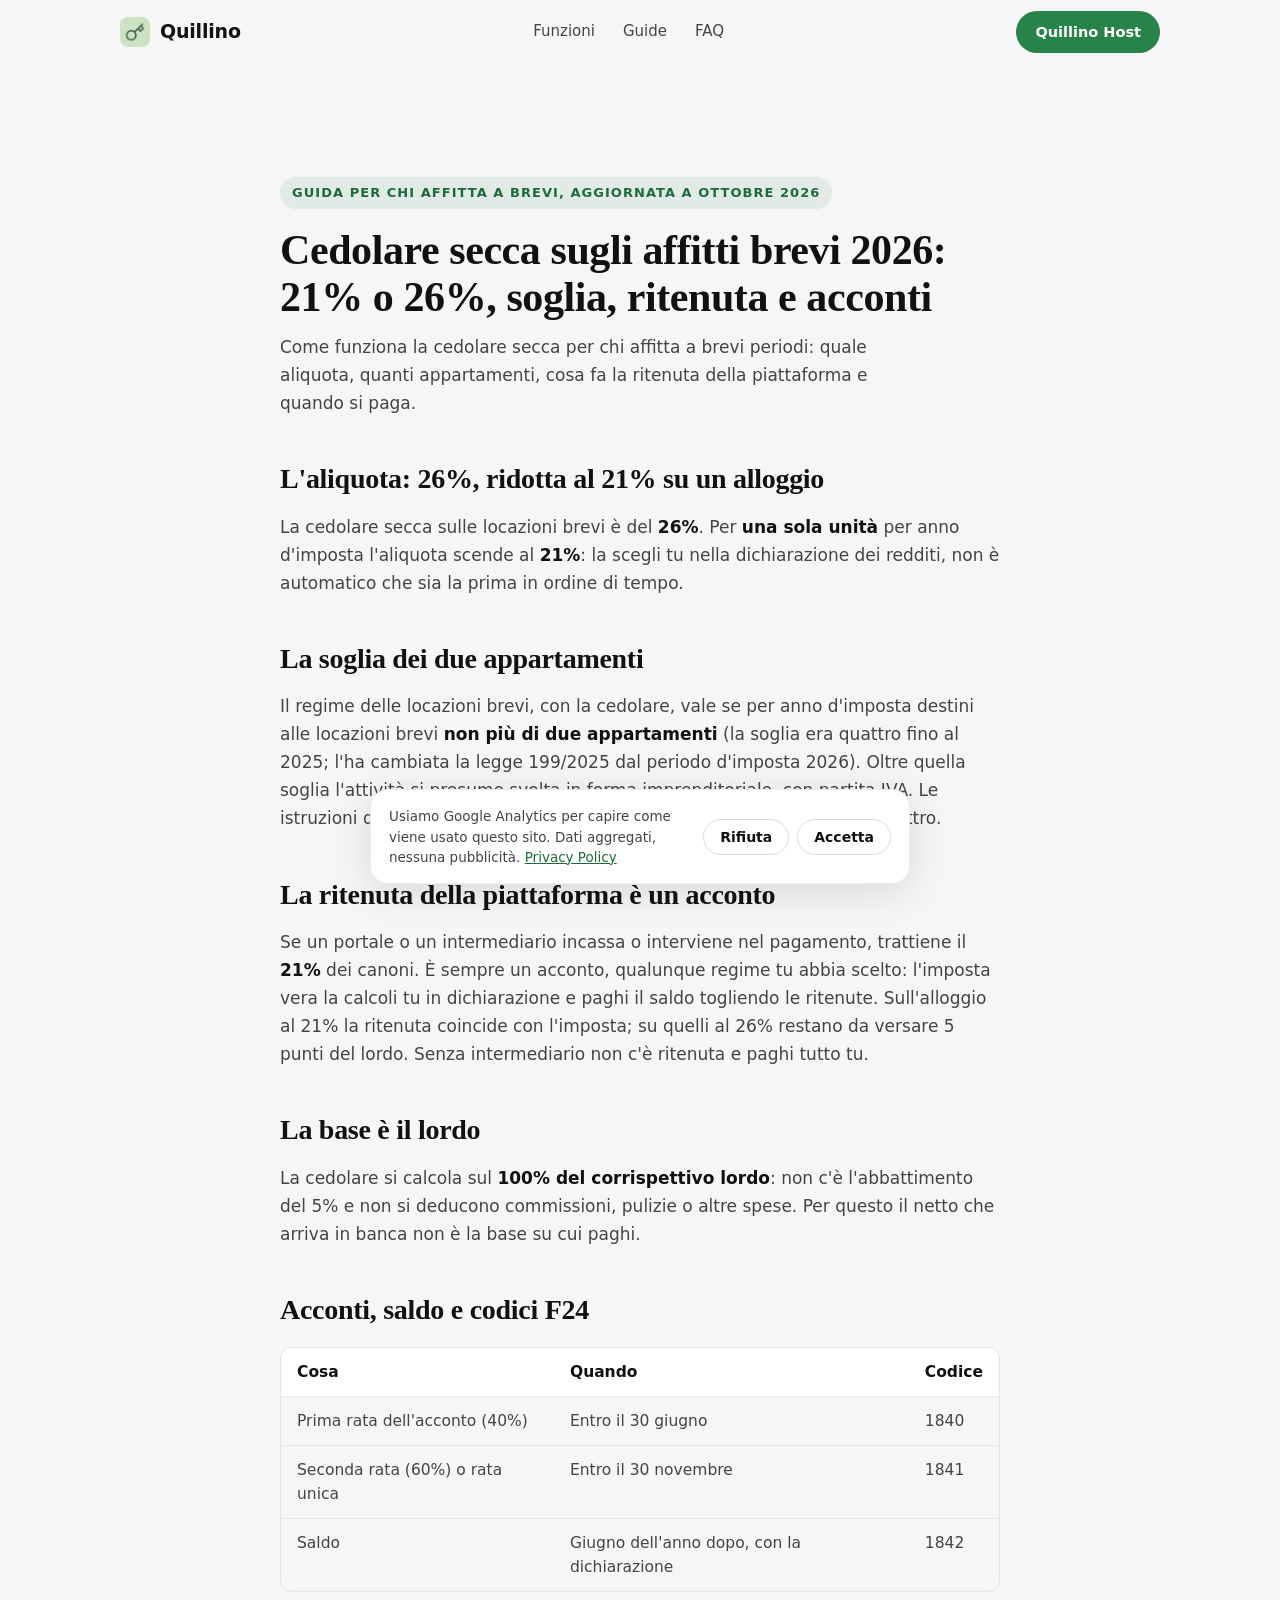
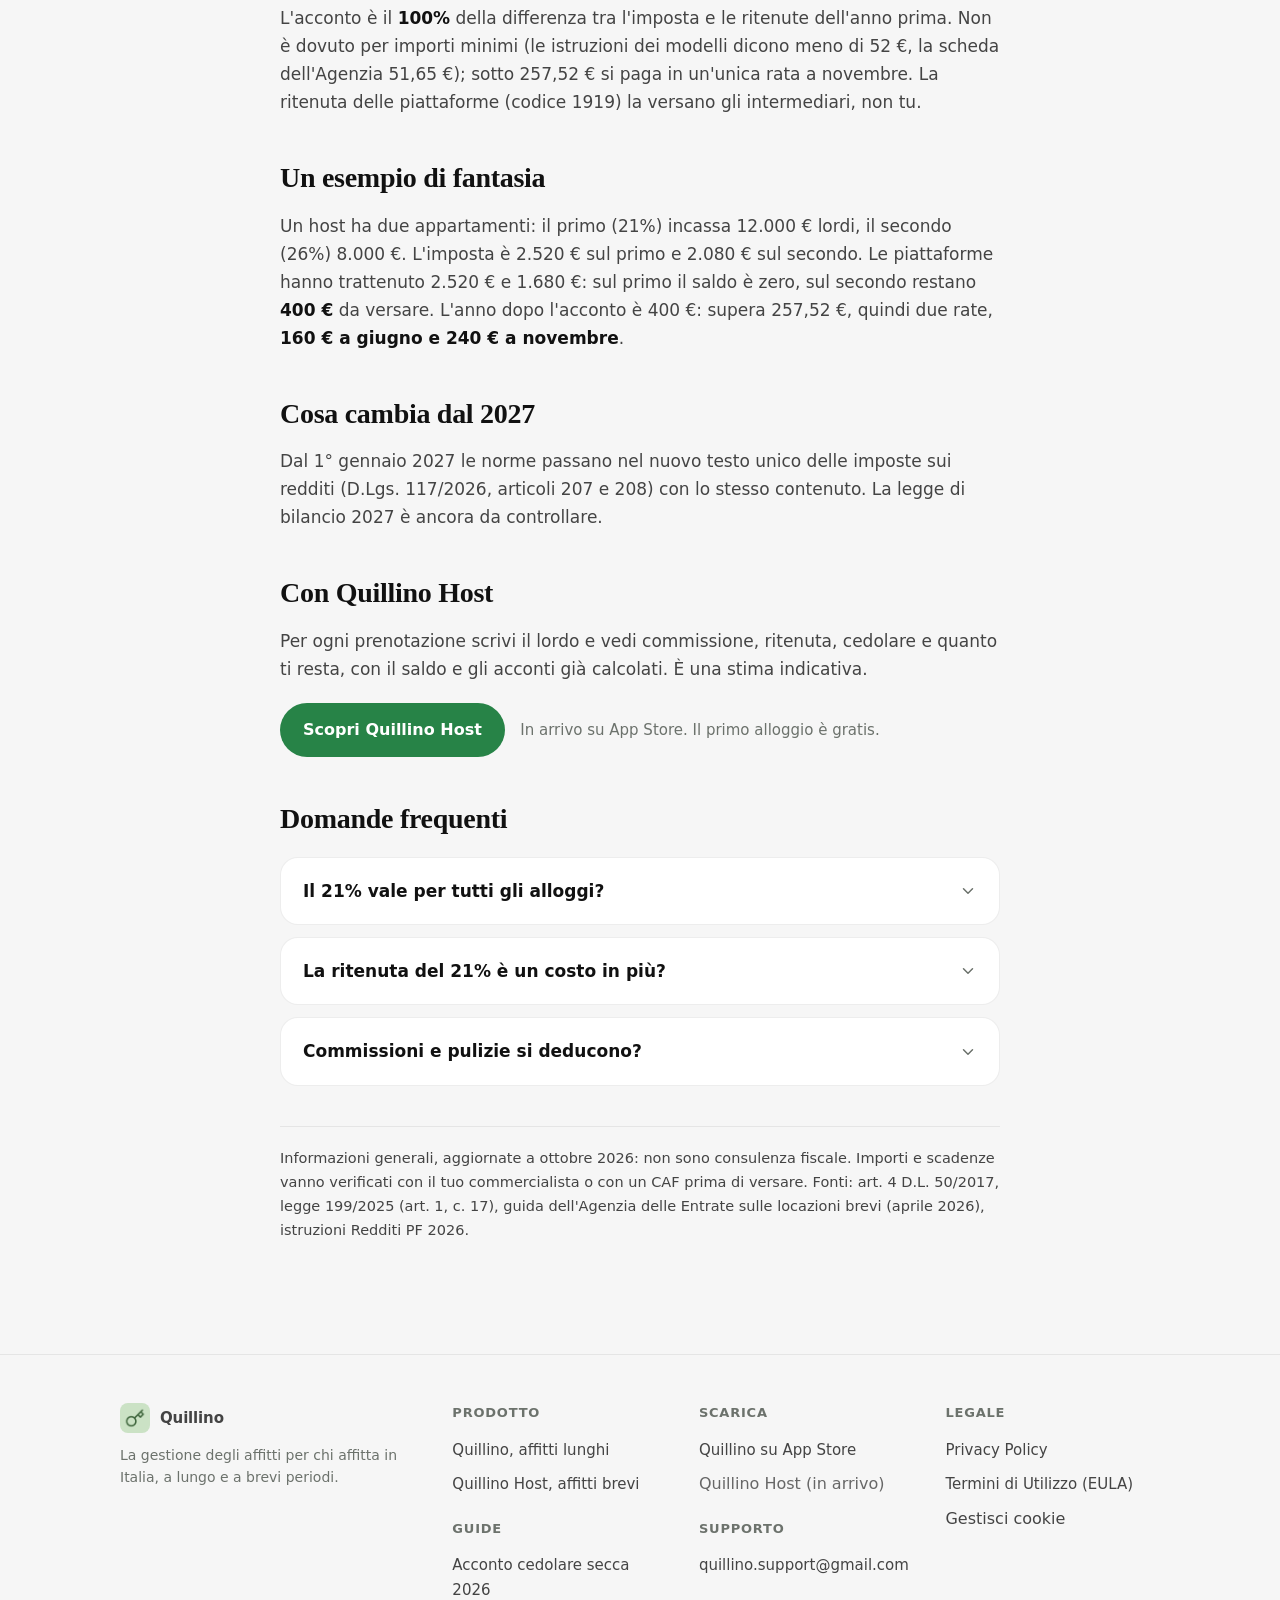
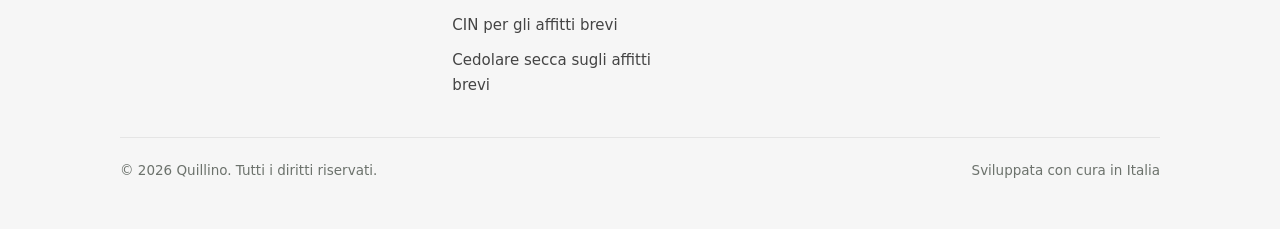
<file: guida/cedolare-secca-affitti-brevi.html>
<!doctype html>
<html lang="it">
<head>
<meta charset="utf-8" />
<meta name="viewport" content="width=device-width, initial-scale=1" />
<meta name="referrer" content="strict-origin-when-cross-origin" />
<meta http-equiv="Content-Security-Policy" content="default-src 'self'; script-src 'self' https://www.googletagmanager.com https://www.google-analytics.com; style-src 'self'; img-src 'self' data: https://www.googletagmanager.com https://www.google-analytics.com https://region1.google-analytics.com; font-src 'self'; connect-src 'self' https://www.googletagmanager.com https://www.google-analytics.com https://region1.google-analytics.com https://*.google-analytics.com; base-uri 'self'; form-action 'none'; object-src 'none'; frame-src 'none'; upgrade-insecure-requests" />
<title>Cedolare secca sugli affitti brevi 2026: 21% o 26%, soglia, ritenuta e acconti - Quillino</title>
<meta name="description" content="La cedolare secca sulle locazioni brevi nel 2026: aliquota del 26% ridotta al 21% su un alloggio, soglia dei due appartamenti, ritenuta del 21% come acconto, acconti 40/60 e codici F24 1840, 1841, 1842." />
<link rel="canonical" href="https://matteolubinu.github.io/quillino/guida/cedolare-secca-affitti-brevi.html" />
<meta property="og:type" content="article" />
<meta property="og:site_name" content="Quillino" />
<meta property="og:url" content="https://matteolubinu.github.io/quillino/guida/cedolare-secca-affitti-brevi.html" />
<meta property="og:title" content="Cedolare secca sugli affitti brevi 2026: 21% o 26%, soglia, ritenuta e acconti" />
<meta property="og:description" content="La cedolare secca sulle locazioni brevi nel 2026: aliquota del 26% ridotta al 21% su un alloggio, soglia dei due appartamenti, ritenuta del 21% come acconto, acconti 40/60 e codici F24 1840, 1841, 1842." />
<meta property="og:image" content="https://matteolubinu.github.io/quillino/assets/og-cover.png" />
<meta property="og:locale" content="it_IT" />
<meta name="theme-color" content="#F6F6F6" media="(prefers-color-scheme: light)" />
<meta name="theme-color" content="#1A1E1A" media="(prefers-color-scheme: dark)" />
<link rel="icon" href="../assets/icon.png" type="image/png" />
<link rel="apple-touch-icon" href="../assets/icon.png" />
<link rel="stylesheet" href="../styles.css?v=20261023c" />
<script type="application/ld+json">
{
  "@context": "https://schema.org",
  "@graph": [
    {
      "@type": "FAQPage",
      "mainEntity": [
        {
          "@type": "Question",
          "name": "Il 21% vale per tutti gli alloggi?",
          "acceptedAnswer": {
            "@type": "Answer",
            "text": "No. L'aliquota è il 26%, ridotta al 21% per una sola unità: quella che scegli tu nella dichiarazione dei redditi."
          }
        },
        {
          "@type": "Question",
          "name": "La ritenuta del 21% è un costo in più?",
          "acceptedAnswer": {
            "@type": "Answer",
            "text": "No: è sempre un acconto. Se la piattaforma la trattiene, la scomputi dall'imposta che risulta dalla dichiarazione."
          }
        },
        {
          "@type": "Question",
          "name": "Commissioni e pulizie si deducono?",
          "acceptedAnswer": {
            "@type": "Answer",
            "text": "No. Con la cedolare secca la base è il lordo: commissioni, pulizie e altre spese non si deducono."
          }
        }
      ]
    },
    {
      "@type": "Article",
      "headline": "Cedolare secca sugli affitti brevi 2026: 21% o 26%, soglia, ritenuta e acconti",
      "inLanguage": "it",
      "dateModified": "2026-10-23",
      "author": {
        "@type": "Organization",
        "name": "Quillino"
      },
      "mainEntityOfPage": "https://matteolubinu.github.io/quillino/guida/cedolare-secca-affitti-brevi.html"
    }
  ]
}
</script>
<script src="../boot.js?v=20261023c"></script>
<script async src="https://www.googletagmanager.com/gtag/js?id=G-9974W2YSF0"></script>
<script src="../analytics.js?v=20261023c"></script>
</head>
<body>

<header class="nav nav-simple" id="nav">
  <div class="container nav-inner">
    <a class="brand" href="../" aria-label="Quillino"><img class="logo" src="../assets/icon.png" alt="" width="512" height="512" /> Quillino</a>
    <nav class="nav-links" aria-label="Navigazione principale">
      <a href="../host/#funzioni">Funzioni</a><a href="../host/#guide">Guide</a><a href="../host/#faq">FAQ</a>
    </nav>
    <div class="nav-cta">
      <a class="btn btn-primary nav-download" href="../host/">Quillino Host</a>
    </div>
  </div>
</header>

<main class="section">
  <article class="container prose">
    <span class="eyebrow">Guida per chi affitta a brevi, aggiornata a ottobre 2026</span>
    <h1 class="section-title">Cedolare secca sugli affitti brevi 2026: 21% o 26%, soglia, ritenuta e acconti</h1>
    <p class="section-lead">Come funziona la cedolare secca per chi affitta a brevi periodi: quale aliquota, quanti appartamenti, cosa fa la ritenuta della piattaforma e quando si paga.</p>

    <h2>L'aliquota: 26%, ridotta al 21% su un alloggio</h2>
    <p>La cedolare secca sulle locazioni brevi è del <strong>26%</strong>. Per <strong>una sola unità</strong> per anno d'imposta l'aliquota scende al <strong>21%</strong>: la scegli tu nella dichiarazione dei redditi, non è automatico che sia la prima in ordine di tempo.</p>

    <h2>La soglia dei due appartamenti</h2>
    <p>Il regime delle locazioni brevi, con la cedolare, vale se per anno d'imposta destini alle locazioni brevi <strong>non più di due appartamenti</strong> (la soglia era quattro fino al 2025; l'ha cambiata la legge 199/2025 dal periodo d'imposta 2026). Oltre quella soglia l'attività si presume svolta in forma imprenditoriale, con partita IVA. Le istruzioni dei modelli 2026, che riguardano il 2025, parlano ancora di quattro.</p>

    <h2>La ritenuta della piattaforma è un acconto</h2>
    <p>Se un portale o un intermediario incassa o interviene nel pagamento, trattiene il <strong>21%</strong> dei canoni. È sempre un acconto, qualunque regime tu abbia scelto: l'imposta vera la calcoli tu in dichiarazione e paghi il saldo togliendo le ritenute. Sull'alloggio al 21% la ritenuta coincide con l'imposta; su quelli al 26% restano da versare 5 punti del lordo. Senza intermediario non c'è ritenuta e paghi tutto tu.</p>

    <h2>La base è il lordo</h2>
    <p>La cedolare si calcola sul <strong>100% del corrispettivo lordo</strong>: non c'è l'abbattimento del 5% e non si deducono commissioni, pulizie o altre spese. Per questo il netto che arriva in banca non è la base su cui paghi.</p>

    <h2>Acconti, saldo e codici F24</h2>
    <div class="table-wrap"><table>
      <thead><tr><th>Cosa</th><th>Quando</th><th>Codice</th></tr></thead>
      <tbody><tr><td>Prima rata dell'acconto (40%)</td><td>Entro il 30 giugno</td><td>1840</td></tr><tr><td>Seconda rata (60%) o rata unica</td><td>Entro il 30 novembre</td><td>1841</td></tr><tr><td>Saldo</td><td>Giugno dell'anno dopo, con la dichiarazione</td><td>1842</td></tr></tbody>
    </table></div>
    <p>L'acconto è il <strong>100%</strong> della differenza tra l'imposta e le ritenute dell'anno prima. Non è dovuto per importi minimi (le istruzioni dei modelli dicono meno di 52 €, la scheda dell'Agenzia 51,65 €); sotto 257,52 € si paga in un'unica rata a novembre. La ritenuta delle piattaforme (codice 1919) la versano gli intermediari, non tu.</p>

    <h2>Un esempio di fantasia</h2>
    <p>Un host ha due appartamenti: il primo (21%) incassa 12.000 € lordi, il secondo (26%) 8.000 €. L'imposta è 2.520 € sul primo e 2.080 € sul secondo. Le piattaforme hanno trattenuto 2.520 € e 1.680 €: sul primo il saldo è zero, sul secondo restano <strong>400 €</strong> da versare. L'anno dopo l'acconto è 400 €: supera 257,52 €, quindi due rate, <strong>160 € a giugno e 240 € a novembre</strong>.</p>

    <h2>Cosa cambia dal 2027</h2>
    <p>Dal 1° gennaio 2027 le norme passano nel nuovo testo unico delle imposte sui redditi (D.Lgs. 117/2026, articoli 207 e 208) con lo stesso contenuto. La legge di bilancio 2027 è ancora da controllare.</p>

    <h2>Con Quillino Host</h2>
    <p>Per ogni prenotazione scrivi il lordo e vedi commissione, ritenuta, cedolare e quanto ti resta, con il saldo e gli acconti già calcolati. È una stima indicativa.</p>
    <p><a class="btn btn-primary" href="../host/">Scopri Quillino Host</a> <span class="muted">In arrivo su App Store. Il primo alloggio è gratis.</span></p>

    <h2>Domande frequenti</h2>
    <div class="faq-list">
      <details class="faq"><summary>Il 21% vale per tutti gli alloggi?<svg class="chev" width="18" height="18" viewBox="0 0 24 24" fill="none" stroke="currentColor" stroke-width="2" stroke-linecap="round" stroke-linejoin="round"><path d="m6 9 6 6 6-6"/></svg></summary><div class="body">No. L'aliquota è il 26%, ridotta al 21% per una sola unità: quella che scegli tu nella dichiarazione dei redditi.</div></details>
      <details class="faq"><summary>La ritenuta del 21% è un costo in più?<svg class="chev" width="18" height="18" viewBox="0 0 24 24" fill="none" stroke="currentColor" stroke-width="2" stroke-linecap="round" stroke-linejoin="round"><path d="m6 9 6 6 6-6"/></svg></summary><div class="body">No: è sempre un acconto. Se la piattaforma la trattiene, la scomputi dall'imposta che risulta dalla dichiarazione.</div></details>
      <details class="faq"><summary>Commissioni e pulizie si deducono?<svg class="chev" width="18" height="18" viewBox="0 0 24 24" fill="none" stroke="currentColor" stroke-width="2" stroke-linecap="round" stroke-linejoin="round"><path d="m6 9 6 6 6-6"/></svg></summary><div class="body">No. Con la cedolare secca la base è il lordo: commissioni, pulizie e altre spese non si deducono.</div></details>
    </div>

    <p class="note">Informazioni generali, aggiornate a ottobre 2026: non sono consulenza fiscale. Importi e scadenze vanno verificati con il tuo commercialista o con un CAF prima di versare. Fonti: art. 4 D.L. 50/2017, legge 199/2025 (art. 1, c. 17), guida dell'Agenzia delle Entrate sulle locazioni brevi (aprile 2026), istruzioni Redditi PF 2026.</p>
  </article>
</main>

<footer class="footer">
  <div class="container">
    <div class="footer-grid">
      <div>
        <a class="brand" href="../"><img class="logo" src="../assets/icon.png" alt="" width="512" height="512" /> Quillino</a>
        <p class="desc">La gestione degli affitti per chi affitta in Italia, a lungo e a brevi periodi.</p>
      </div>
      <div>
        <h5>Prodotto</h5>
        <ul>
          <li><a href="../">Quillino, affitti lunghi</a></li>
          <li><a href="../host/">Quillino Host, affitti brevi</a></li>
        </ul>
        <h5 class="footer-gap">Guide</h5>
        <ul>
          <li><a href="../guida/acconto-cedolare-secca-2026.html">Acconto cedolare secca 2026</a></li>
          <li><a href="../guida/cin-affitti-brevi.html">CIN per gli affitti brevi</a></li>
          <li><a href="../guida/cedolare-secca-affitti-brevi.html">Cedolare secca sugli affitti brevi</a></li>
        </ul>
      </div>
      <div>
        <h5>Scarica</h5>
        <ul>
          <li><a href="https://apps.apple.com/it/app/quillino-gestione-affitti/id6774200347">Quillino su App Store</a></li>
          <li><span class="footer-soon">Quillino Host (in arrivo)</span></li>
        </ul>
        <h5 class="footer-gap">Supporto</h5>
        <ul>
          <li><a href="mailto:quillino.support@gmail.com">quillino.support@gmail.com</a></li>
        </ul>
      </div>
      <div>
        <h5>Legale</h5>
        <ul>
          <li><a href="https://matteolubi.notion.site/Privacy-Policy-Quillino-36fed23c41248144a563e2d562760fc1" target="_blank" rel="noopener">Privacy Policy</a></li>
          <li><a href="https://matteolubi.notion.site/Terms-of-Use-Quillino-371ed23c412481309acce049dfce1dbe" target="_blank" rel="noopener">Termini di Utilizzo (EULA)</a></li>
          <li><button type="button" class="link-btn" id="cookieManage">Gestisci cookie</button></li>
        </ul>
      </div>
    </div>
    <div class="footer-bottom">
      <span>© <span id="year">2026</span> Quillino. Tutti i diritti riservati.</span>
      <span>Sviluppata con cura in Italia</span>
    </div>
  </div>
</footer>

<div class="cookie-banner" id="cookieBanner" role="dialog" aria-label="Consenso cookie" hidden>
  <p class="cookie-text">
    Usiamo Google Analytics per capire come viene usato questo sito. Dati aggregati, nessuna pubblicità.
    <a href="https://matteolubi.notion.site/Privacy-Policy-Quillino-36fed23c41248144a563e2d562760fc1" target="_blank" rel="noopener">Privacy Policy</a>
  </p>
  <div class="cookie-actions">
    <button type="button" class="cookie-btn cookie-btn--ghost" id="cookieReject">Rifiuta</button>
    <button type="button" class="cookie-btn cookie-btn--accept" id="cookieAccept">Accetta</button>
  </div>
</div>

<button class="theme-toggle theme-fab" id="themeFab" type="button" aria-label="Passa al tema chiaro o scuro">
  <svg class="ico-moon" width="22" height="22" viewBox="0 0 24 24" fill="none" stroke="currentColor" stroke-width="2" stroke-linecap="round" stroke-linejoin="round"><path d="M21 12.8A9 9 0 1 1 11.2 3 7 7 0 0 0 21 12.8z"/></svg>
  <svg class="ico-sun" width="22" height="22" viewBox="0 0 24 24" fill="none" stroke="currentColor" stroke-width="2" stroke-linecap="round" stroke-linejoin="round"><circle cx="12" cy="12" r="4"/><path d="M12 2v2M12 20v2M4.9 4.9l1.4 1.4M17.7 17.7l1.4 1.4M2 12h2M20 12h2M4.9 19.1l1.4-1.4M17.7 6.3l1.4-1.4"/></svg>
</button>

<script src="../script.js?v=20261023c"></script>
</body>
</html>
</file>
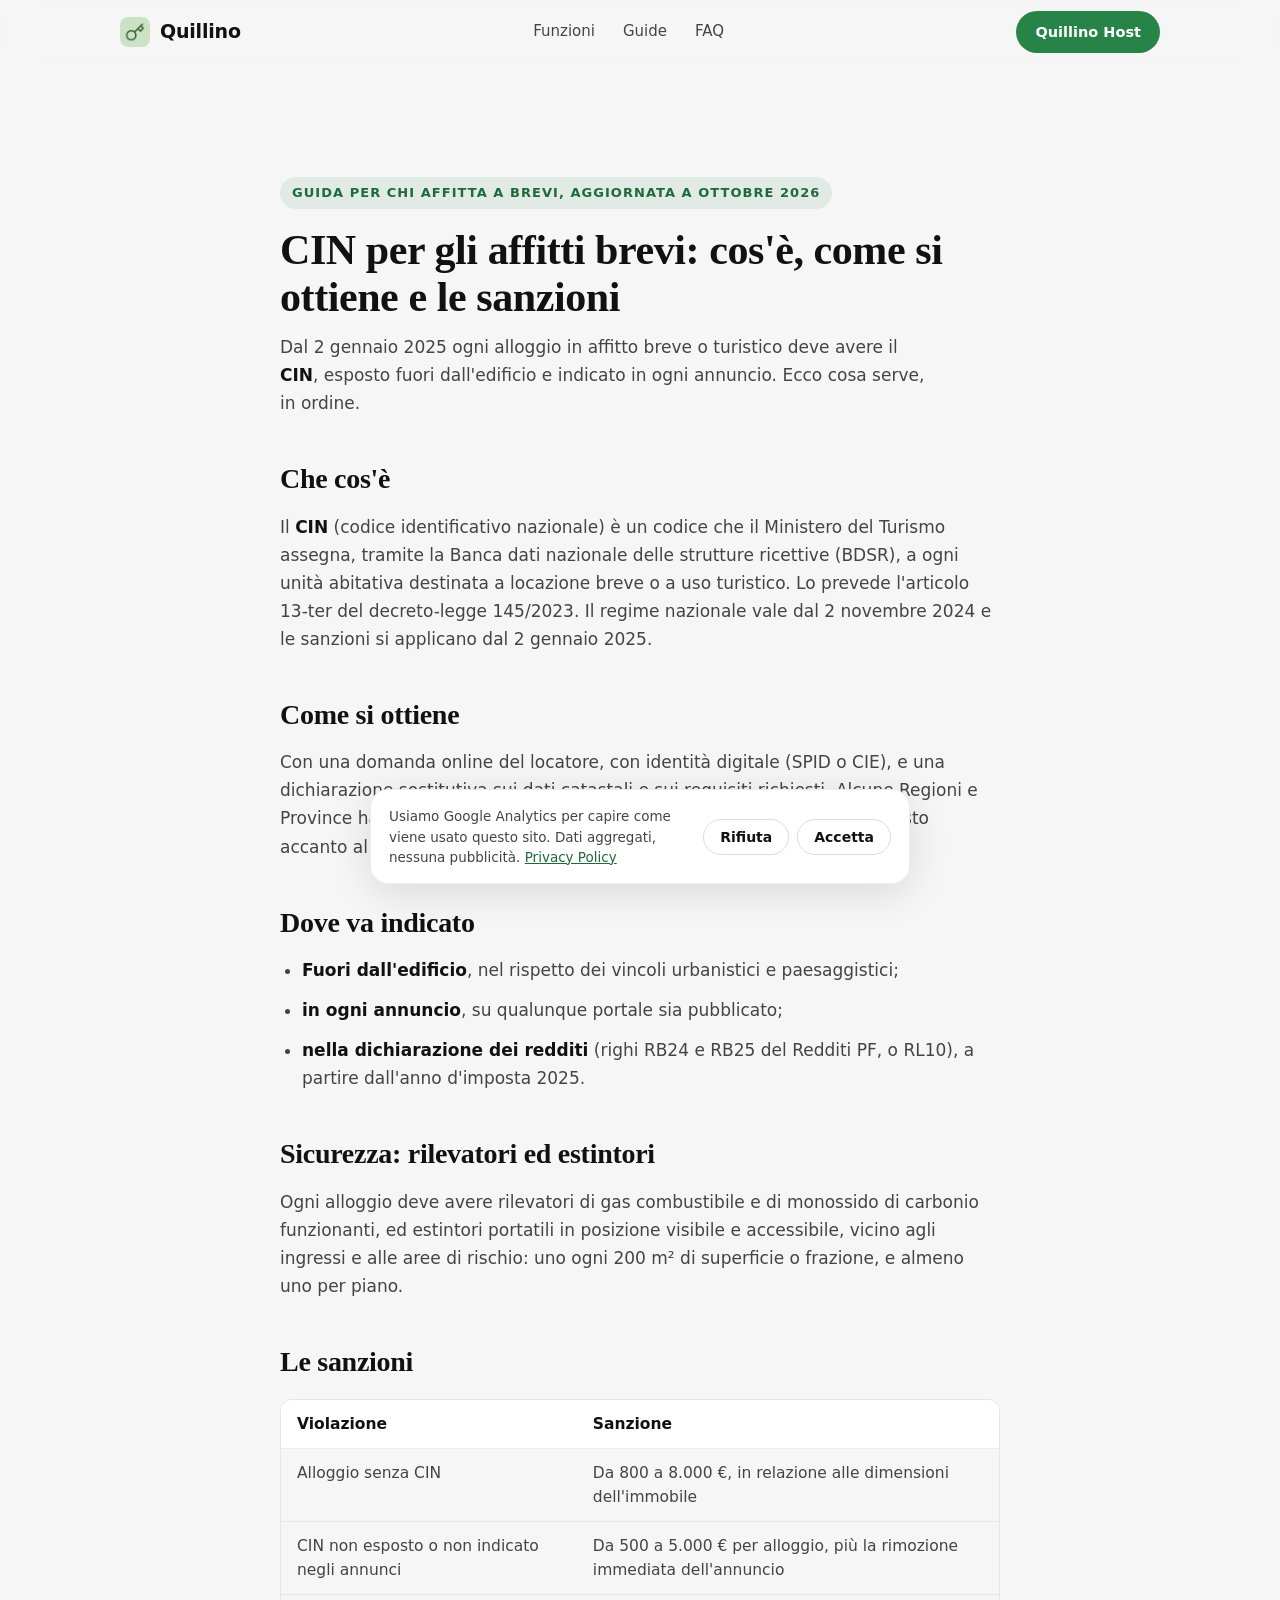
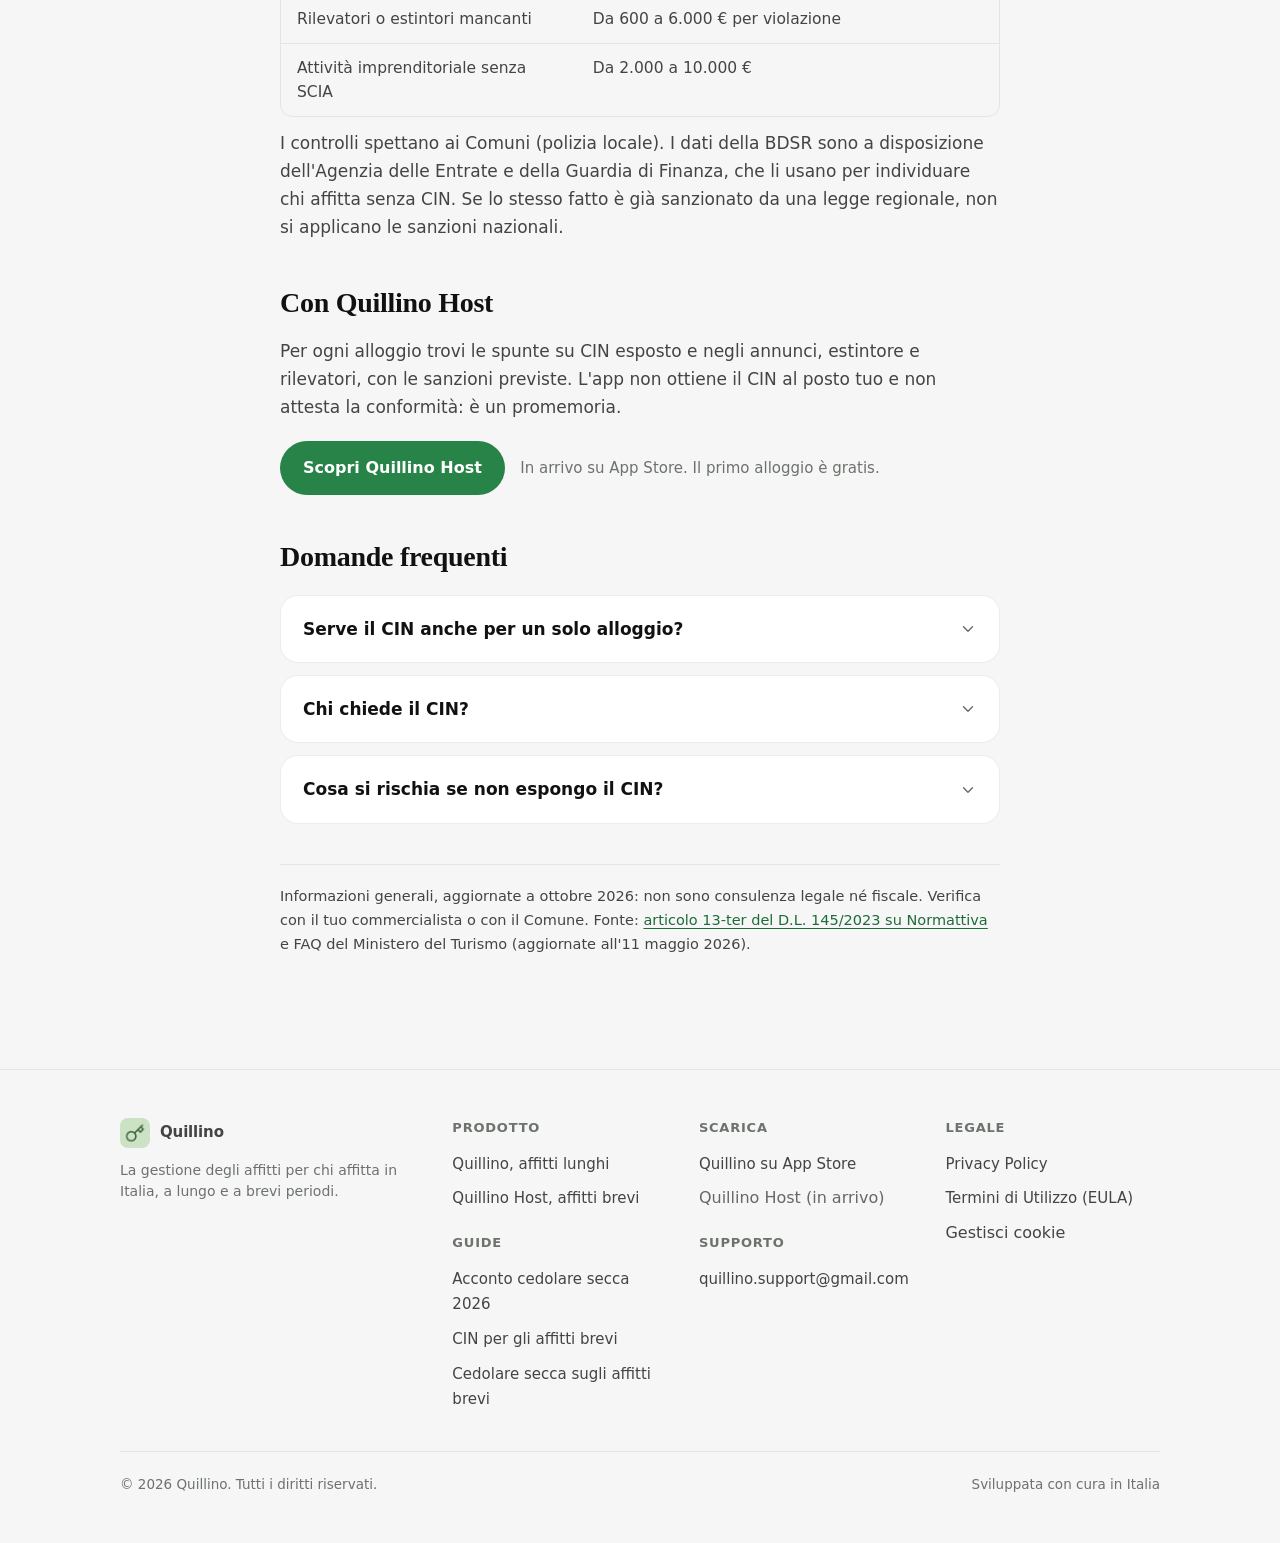
<file: guida/cin-affitti-brevi.html>
<!doctype html>
<html lang="it">
<head>
<meta charset="utf-8" />
<meta name="viewport" content="width=device-width, initial-scale=1" />
<meta name="referrer" content="strict-origin-when-cross-origin" />
<meta http-equiv="Content-Security-Policy" content="default-src 'self'; script-src 'self' https://www.googletagmanager.com https://www.google-analytics.com; style-src 'self'; img-src 'self' data: https://www.googletagmanager.com https://www.google-analytics.com https://region1.google-analytics.com; font-src 'self'; connect-src 'self' https://www.googletagmanager.com https://www.google-analytics.com https://region1.google-analytics.com https://*.google-analytics.com; base-uri 'self'; form-action 'none'; object-src 'none'; frame-src 'none'; upgrade-insecure-requests" />
<title>CIN per gli affitti brevi: cos'è, come si ottiene e le sanzioni (2026) - Quillino</title>
<meta name="description" content="Il CIN per gli affitti brevi: cos'è, come si chiede, dove va esposto e indicato, rilevatori ed estintori, e le sanzioni da 500 a 8.000 euro. Guida aggiornata a ottobre 2026." />
<link rel="canonical" href="https://matteolubinu.github.io/quillino/guida/cin-affitti-brevi.html" />
<meta property="og:type" content="article" />
<meta property="og:site_name" content="Quillino" />
<meta property="og:url" content="https://matteolubinu.github.io/quillino/guida/cin-affitti-brevi.html" />
<meta property="og:title" content="CIN per gli affitti brevi: cos'è, come si ottiene e le sanzioni" />
<meta property="og:description" content="Il CIN per gli affitti brevi: cos'è, come si chiede, dove va esposto e indicato, rilevatori ed estintori, e le sanzioni da 500 a 8.000 euro. Guida aggiornata a ottobre 2026." />
<meta property="og:image" content="https://matteolubinu.github.io/quillino/assets/og-cover.png" />
<meta property="og:locale" content="it_IT" />
<meta name="theme-color" content="#F6F6F6" media="(prefers-color-scheme: light)" />
<meta name="theme-color" content="#1A1E1A" media="(prefers-color-scheme: dark)" />
<link rel="icon" href="../assets/icon.png" type="image/png" />
<link rel="apple-touch-icon" href="../assets/icon.png" />
<link rel="stylesheet" href="../styles.css?v=20261023c" />
<script type="application/ld+json">
{
  "@context": "https://schema.org",
  "@graph": [
    {
      "@type": "FAQPage",
      "mainEntity": [
        {
          "@type": "Question",
          "name": "Serve il CIN anche per un solo alloggio?",
          "acceptedAnswer": {
            "@type": "Answer",
            "text": "Sì: l'articolo 13-ter non prevede esenzioni per le locazioni brevi. Vale per ogni unità abitativa destinata a locazione breve o turistica."
          }
        },
        {
          "@type": "Question",
          "name": "Chi chiede il CIN?",
          "acceptedAnswer": {
            "@type": "Answer",
            "text": "Il locatore, online, con una dichiarazione sostitutiva sui dati catastali dell'immobile e sui requisiti richiesti. È una dichiarazione personale: non si può delegare a un'app."
          }
        },
        {
          "@type": "Question",
          "name": "Cosa si rischia se non espongo il CIN?",
          "acceptedAnswer": {
            "@type": "Answer",
            "text": "Da 500 a 5.000 € per alloggio, più la rimozione immediata dell'annuncio. Senza CIN la sanzione va da 800 a 8.000 €, in relazione alle dimensioni dell'immobile."
          }
        }
      ]
    },
    {
      "@type": "Article",
      "headline": "CIN per gli affitti brevi: cos'è, come si ottiene e le sanzioni",
      "inLanguage": "it",
      "dateModified": "2026-10-23",
      "author": {
        "@type": "Organization",
        "name": "Quillino"
      },
      "mainEntityOfPage": "https://matteolubinu.github.io/quillino/guida/cin-affitti-brevi.html"
    }
  ]
}
</script>
<script src="../boot.js?v=20261023c"></script>
<script async src="https://www.googletagmanager.com/gtag/js?id=G-9974W2YSF0"></script>
<script src="../analytics.js?v=20261023c"></script>
</head>
<body>

<header class="nav nav-simple" id="nav">
  <div class="container nav-inner">
    <a class="brand" href="../" aria-label="Quillino"><img class="logo" src="../assets/icon.png" alt="" width="512" height="512" /> Quillino</a>
    <nav class="nav-links" aria-label="Navigazione principale">
      <a href="../host/#funzioni">Funzioni</a><a href="../host/#guide">Guide</a><a href="../host/#faq">FAQ</a>
    </nav>
    <div class="nav-cta">
      <a class="btn btn-primary nav-download" href="../host/">Quillino Host</a>
    </div>
  </div>
</header>

<main class="section">
  <article class="container prose">
    <span class="eyebrow">Guida per chi affitta a brevi, aggiornata a ottobre 2026</span>
    <h1 class="section-title">CIN per gli affitti brevi: cos'è, come si ottiene e le sanzioni</h1>
    <p class="section-lead">Dal 2 gennaio 2025 ogni alloggio in affitto breve o turistico deve avere il <strong>CIN</strong>, esposto fuori dall'edificio e indicato in ogni annuncio. Ecco cosa serve, in ordine.</p>

    <h2>Che cos'è</h2>
    <p>Il <strong>CIN</strong> (codice identificativo nazionale) è un codice che il Ministero del Turismo assegna, tramite la Banca dati nazionale delle strutture ricettive (BDSR), a ogni unità abitativa destinata a locazione breve o a uso turistico. Lo prevede l'articolo 13-ter del decreto-legge 145/2023. Il regime nazionale vale dal 2 novembre 2024 e le sanzioni si applicano dal 2 gennaio 2025.</p>

    <h2>Come si ottiene</h2>
    <p>Con una domanda online del locatore, con identità digitale (SPID o CIE), e una dichiarazione sostitutiva sui dati catastali e sui requisiti richiesti. Alcune Regioni e Province hanno già un proprio codice: il Ministero precisa che resta richiesto accanto al CIN, quindi controlla le regole della tua Regione.</p>

    <h2>Dove va indicato</h2>
    <ul>
      <li><strong>Fuori dall'edificio</strong>, nel rispetto dei vincoli urbanistici e paesaggistici;</li>
      <li><strong>in ogni annuncio</strong>, su qualunque portale sia pubblicato;</li>
      <li><strong>nella dichiarazione dei redditi</strong> (righi RB24 e RB25 del Redditi PF, o RL10), a partire dall'anno d'imposta 2025.</li>
    </ul>

    <h2>Sicurezza: rilevatori ed estintori</h2>
    <p>Ogni alloggio deve avere rilevatori di gas combustibile e di monossido di carbonio funzionanti, ed estintori portatili in posizione visibile e accessibile, vicino agli ingressi e alle aree di rischio: uno ogni 200 m² di superficie o frazione, e almeno uno per piano.</p>

    <h2>Le sanzioni</h2>
    <div class="table-wrap"><table>
      <thead><tr><th>Violazione</th><th>Sanzione</th></tr></thead>
      <tbody><tr><td>Alloggio senza CIN</td><td>Da 800 a 8.000 €, in relazione alle dimensioni dell'immobile</td></tr><tr><td>CIN non esposto o non indicato negli annunci</td><td>Da 500 a 5.000 € per alloggio, più la rimozione immediata dell'annuncio</td></tr><tr><td>Rilevatori o estintori mancanti</td><td>Da 600 a 6.000 € per violazione</td></tr><tr><td>Attività imprenditoriale senza SCIA</td><td>Da 2.000 a 10.000 €</td></tr></tbody>
    </table></div>
    <p>I controlli spettano ai Comuni (polizia locale). I dati della BDSR sono a disposizione dell'Agenzia delle Entrate e della Guardia di Finanza, che li usano per individuare chi affitta senza CIN. Se lo stesso fatto è già sanzionato da una legge regionale, non si applicano le sanzioni nazionali.</p>

    <h2>Con Quillino Host</h2>
    <p>Per ogni alloggio trovi le spunte su CIN esposto e negli annunci, estintore e rilevatori, con le sanzioni previste. L'app non ottiene il CIN al posto tuo e non attesta la conformità: è un promemoria.</p>
    <p><a class="btn btn-primary" href="../host/">Scopri Quillino Host</a> <span class="muted">In arrivo su App Store. Il primo alloggio è gratis.</span></p>

    <h2>Domande frequenti</h2>
    <div class="faq-list">
      <details class="faq"><summary>Serve il CIN anche per un solo alloggio?<svg class="chev" width="18" height="18" viewBox="0 0 24 24" fill="none" stroke="currentColor" stroke-width="2" stroke-linecap="round" stroke-linejoin="round"><path d="m6 9 6 6 6-6"/></svg></summary><div class="body">Sì: l'articolo 13-ter non prevede esenzioni per le locazioni brevi. Vale per ogni unità abitativa destinata a locazione breve o turistica.</div></details>
      <details class="faq"><summary>Chi chiede il CIN?<svg class="chev" width="18" height="18" viewBox="0 0 24 24" fill="none" stroke="currentColor" stroke-width="2" stroke-linecap="round" stroke-linejoin="round"><path d="m6 9 6 6 6-6"/></svg></summary><div class="body">Il locatore, online, con una dichiarazione sostitutiva sui dati catastali dell'immobile e sui requisiti richiesti. È una dichiarazione personale: non si può delegare a un'app.</div></details>
      <details class="faq"><summary>Cosa si rischia se non espongo il CIN?<svg class="chev" width="18" height="18" viewBox="0 0 24 24" fill="none" stroke="currentColor" stroke-width="2" stroke-linecap="round" stroke-linejoin="round"><path d="m6 9 6 6 6-6"/></svg></summary><div class="body">Da 500 a 5.000 € per alloggio, più la rimozione immediata dell'annuncio. Senza CIN la sanzione va da 800 a 8.000 €, in relazione alle dimensioni dell'immobile.</div></details>
    </div>

    <p class="note">Informazioni generali, aggiornate a ottobre 2026: non sono consulenza legale né fiscale. Verifica con il tuo commercialista o con il Comune. Fonte: <a href="https://www.normattiva.it/uri-res/N2Ls?urn:nir:stato:decreto.legge:2023-10-18;145~art13ter" target="_blank" rel="noopener">articolo 13-ter del D.L. 145/2023 su Normattiva</a> e FAQ del Ministero del Turismo (aggiornate all'11 maggio 2026).</p>
  </article>
</main>

<footer class="footer">
  <div class="container">
    <div class="footer-grid">
      <div>
        <a class="brand" href="../"><img class="logo" src="../assets/icon.png" alt="" width="512" height="512" /> Quillino</a>
        <p class="desc">La gestione degli affitti per chi affitta in Italia, a lungo e a brevi periodi.</p>
      </div>
      <div>
        <h5>Prodotto</h5>
        <ul>
          <li><a href="../">Quillino, affitti lunghi</a></li>
          <li><a href="../host/">Quillino Host, affitti brevi</a></li>
        </ul>
        <h5 class="footer-gap">Guide</h5>
        <ul>
          <li><a href="../guida/acconto-cedolare-secca-2026.html">Acconto cedolare secca 2026</a></li>
          <li><a href="../guida/cin-affitti-brevi.html">CIN per gli affitti brevi</a></li>
          <li><a href="../guida/cedolare-secca-affitti-brevi.html">Cedolare secca sugli affitti brevi</a></li>
        </ul>
      </div>
      <div>
        <h5>Scarica</h5>
        <ul>
          <li><a href="https://apps.apple.com/it/app/quillino-gestione-affitti/id6774200347">Quillino su App Store</a></li>
          <li><span class="footer-soon">Quillino Host (in arrivo)</span></li>
        </ul>
        <h5 class="footer-gap">Supporto</h5>
        <ul>
          <li><a href="mailto:quillino.support@gmail.com">quillino.support@gmail.com</a></li>
        </ul>
      </div>
      <div>
        <h5>Legale</h5>
        <ul>
          <li><a href="https://matteolubi.notion.site/Privacy-Policy-Quillino-36fed23c41248144a563e2d562760fc1" target="_blank" rel="noopener">Privacy Policy</a></li>
          <li><a href="https://matteolubi.notion.site/Terms-of-Use-Quillino-371ed23c412481309acce049dfce1dbe" target="_blank" rel="noopener">Termini di Utilizzo (EULA)</a></li>
          <li><button type="button" class="link-btn" id="cookieManage">Gestisci cookie</button></li>
        </ul>
      </div>
    </div>
    <div class="footer-bottom">
      <span>© <span id="year">2026</span> Quillino. Tutti i diritti riservati.</span>
      <span>Sviluppata con cura in Italia</span>
    </div>
  </div>
</footer>

<div class="cookie-banner" id="cookieBanner" role="dialog" aria-label="Consenso cookie" hidden>
  <p class="cookie-text">
    Usiamo Google Analytics per capire come viene usato questo sito. Dati aggregati, nessuna pubblicità.
    <a href="https://matteolubi.notion.site/Privacy-Policy-Quillino-36fed23c41248144a563e2d562760fc1" target="_blank" rel="noopener">Privacy Policy</a>
  </p>
  <div class="cookie-actions">
    <button type="button" class="cookie-btn cookie-btn--ghost" id="cookieReject">Rifiuta</button>
    <button type="button" class="cookie-btn cookie-btn--accept" id="cookieAccept">Accetta</button>
  </div>
</div>

<button class="theme-toggle theme-fab" id="themeFab" type="button" aria-label="Passa al tema chiaro o scuro">
  <svg class="ico-moon" width="22" height="22" viewBox="0 0 24 24" fill="none" stroke="currentColor" stroke-width="2" stroke-linecap="round" stroke-linejoin="round"><path d="M21 12.8A9 9 0 1 1 11.2 3 7 7 0 0 0 21 12.8z"/></svg>
  <svg class="ico-sun" width="22" height="22" viewBox="0 0 24 24" fill="none" stroke="currentColor" stroke-width="2" stroke-linecap="round" stroke-linejoin="round"><circle cx="12" cy="12" r="4"/><path d="M12 2v2M12 20v2M4.9 4.9l1.4 1.4M17.7 17.7l1.4 1.4M2 12h2M20 12h2M4.9 19.1l1.4-1.4M17.7 6.3l1.4-1.4"/></svg>
</button>

<script src="../script.js?v=20261023c"></script>
</body>
</html>
</file>
<file: styles.css>
/* =========================================================================
   Quillino — landing page
   Design tokens tradotti dal design system dell'app (Tokens.swift):
   colori dual-mode, tipografia Avenir Next + serif, raggi, spacing.
   ========================================================================= */

:root {
  /* Backgrounds */
  --bg-primary:          #F6F6F6;
  --bg-surface:          #FFFFFF;
  --bg-surface-variant:  #EBEBEA;
  --bg-inverse:          #1A1E1A;

  /* Text */
  --text-primary:    #111111;
  --text-secondary:  #444444;
  --text-tertiary:   #6C726C;
  --text-on-accent:  #FFFFFF;
  --text-inverse:    #F5F5F0;

  /* Borders */
  --border-default: rgba(0,0,0,0.07);
  --border-strong:  rgba(0,0,0,0.14);

  /* Accents */
  --accent-green:        #278347;
  --accent-green-text:   #1E6B3A;   /* testo verde su fondo chiaro: 5,9:1 (il #278347 fa 3,9:1) */
  --accent-amber-text:   #8F5600;   /* testo ambra su fondo chiaro: 4,8:1 */
  --accent-green-subtle: rgba(39,131,71,0.10);
  --accent-amber:        #C47A00;
  --accent-amber-subtle: rgba(196,122,0,0.12);
  --accent-red:          #B03020;
  --accent-red-subtle:   rgba(176,48,32,0.10);
  --accent-blue:         #1A5EA8;

  /* Pro / monetizzazione (oro) */
  --accent-paid:        #FAA11B;
  --accent-paid-light:  #FAEEDA;
  --accent-paid-deep:   #7B4A00;

  /* Radii */
  --r-s: 8px;  --r-m: 12px;  --r-l: 18px;  --r-xl: 24px;  --r-full: 9999px;

  /* Elevation */
  --shadow-card: 0 1px 2px rgba(0,0,0,0.04), 0 8px 24px rgba(0,0,0,0.06);
  --shadow-float: 0 8px 40px rgba(0,0,0,0.12);

  /* Type */
  --font-sans: "Avenir Next", "Avenir", -apple-system, BlinkMacSystemFont, "Segoe UI", Roboto, system-ui, sans-serif;
  --font-serif: ui-serif, "New York", Georgia, "Times New Roman", serif;

  --maxw: 1080px;
}

@media (prefers-color-scheme: dark) {
  :root:not([data-theme="light"]) {
    --bg-primary:          #1A1E1A;
    --bg-surface:          #242824;
    --bg-surface-variant:  #2E342E;
    --bg-inverse:          #F6F6F6;

    --text-primary:    #F5F5F0;
    --text-secondary:  #A8A8A4;
    --text-tertiary:   #8A918B;
    --text-on-accent:  #051A0A;
    --text-inverse:    #111111;

    --border-default: rgba(255,255,255,0.08);
    --border-strong:  rgba(255,255,255,0.16);

    --accent-green:        #4ADE80;
    --accent-green-text:   #4ADE80;
    --accent-amber-text:   #F5A623;
    --accent-green-subtle: rgba(74,222,128,0.12);
    --accent-amber:        #F5A623;
    --accent-amber-subtle: rgba(245,166,35,0.14);
    --accent-red:          #FF6B6B;
    --accent-red-subtle:   rgba(255,107,107,0.12);
    --accent-blue:         #4A9EFF;

    --accent-paid:        #FAA11B;
    --accent-paid-light:  #332814;
    --accent-paid-deep:   #FAD066;

    --shadow-card: 0 1px 2px rgba(0,0,0,0.30), 0 10px 30px rgba(0,0,0,0.35);
    --shadow-float: 0 10px 44px rgba(0,0,0,0.5);
  }
}

/* Override manuale del tema (toggle) — stesse variabili del dark di sistema */
:root[data-theme="dark"] {
    --bg-primary:          #1A1E1A;
    --bg-surface:          #242824;
    --bg-surface-variant:  #2E342E;
    --bg-inverse:          #F6F6F6;

    --text-primary:    #F5F5F0;
    --text-secondary:  #A8A8A4;
    --text-tertiary:   #8A918B;
    --text-on-accent:  #051A0A;
    --text-inverse:    #111111;

    --border-default: rgba(255,255,255,0.08);
    --border-strong:  rgba(255,255,255,0.16);

    --accent-green:        #4ADE80;
    --accent-green-text:   #4ADE80;
    --accent-amber-text:   #F5A623;
    --accent-green-subtle: rgba(74,222,128,0.12);
    --accent-amber:        #F5A623;
    --accent-amber-subtle: rgba(245,166,35,0.14);
    --accent-red:          #FF6B6B;
    --accent-red-subtle:   rgba(255,107,107,0.12);
    --accent-blue:         #4A9EFF;

    --accent-paid:        #FAA11B;
    --accent-paid-light:  #332814;
    --accent-paid-deep:   #FAD066;

    --shadow-card: 0 1px 2px rgba(0,0,0,0.30), 0 10px 30px rgba(0,0,0,0.35);
    --shadow-float: 0 10px 44px rgba(0,0,0,0.5);
  }


/* ------------------------------------------------------------------ Reset */
*, *::before, *::after { box-sizing: border-box; }
* { margin: 0; }
html { scroll-behavior: smooth; -webkit-text-size-adjust: 100%; }
body {
  font-family: var(--font-sans);
  background: var(--bg-primary);
  color: var(--text-primary);
  line-height: 1.55;
  -webkit-font-smoothing: antialiased;
  text-rendering: optimizeLegibility;
  overflow-x: hidden;
}
img { max-width: 100%; display: block; }
a { color: inherit; text-decoration: none; }
:focus-visible { outline: 2px solid var(--accent-green); outline-offset: 3px; border-radius: 4px; }

/* --------------------------------------------------------------- Layout */
.container { width: 100%; max-width: var(--maxw); margin-inline: auto; padding-inline: 20px; }
.section { padding-block: clamp(56px, 9vw, 112px); }
.section-tight { padding-block: clamp(40px, 6vw, 72px); }

.eyebrow {
  display: inline-block;
  font-size: 13px; font-weight: 600; letter-spacing: 0.08em; text-transform: uppercase;
  color: var(--accent-green-text);
  background: var(--accent-green-subtle);
  padding: 6px 12px; border-radius: var(--r-full);
  margin-bottom: 18px;
}
.section-title {
  font-family: var(--font-serif);
  font-weight: 600;
  font-size: clamp(28px, 4.2vw, 42px);
  line-height: 1.12;
  letter-spacing: -0.01em;
}
.section-lead {
  color: var(--text-secondary);
  font-size: clamp(16px, 2vw, 19px);
  max-width: 60ch;
  margin-top: 14px;
}
.center { text-align: center; }
.center .section-lead { margin-inline: auto; }

/* --------------------------------------------------------------- Buttons */
.btn {
  display: inline-flex; align-items: center; gap: 8px;
  font-family: var(--font-sans); font-weight: 600; font-size: 16px;
  padding: 13px 22px; border-radius: var(--r-full);
  border: 1px solid transparent; cursor: pointer;
  transition: transform .15s ease, box-shadow .2s ease, background .2s ease;
  white-space: nowrap;
}
.btn:active { transform: translateY(1px) scale(0.99); }
.btn-primary { background: var(--accent-green); color: var(--text-on-accent); }
.btn-primary:hover { box-shadow: 0 8px 22px var(--accent-green-subtle); transform: translateY(-1px); }
.btn-ghost { background: transparent; color: var(--text-primary); border-color: var(--border-strong); }
.btn-ghost:hover { background: var(--bg-surface); }
.btn-gold { background: var(--accent-paid); color: #3a2400; }
.btn-gold:hover { transform: translateY(-1px); box-shadow: 0 8px 22px rgba(250,161,27,0.35); }

/* App Store badge — asset ufficiale Apple (assets/appstore-it.svg) */
.appstore { display: inline-flex; }
.appstore img { height: 54px; width: auto; display: block; transition: transform .15s ease; }
.appstore:hover img { transform: translateY(-1px); }

/* ---------------------------------------------------------------- Navbar */
.nav {
  position: sticky; top: 0; z-index: 50;
  background: color-mix(in srgb, var(--bg-primary) 82%, transparent);
  backdrop-filter: saturate(180%) blur(14px);
  -webkit-backdrop-filter: saturate(180%) blur(14px);
  border-bottom: 1px solid transparent;
  transition: border-color .3s ease, background .3s ease;
}
.nav.scrolled { border-bottom-color: var(--border-default); }
.nav-inner { display: flex; align-items: center; justify-content: space-between; height: 64px; }
.brand { display: inline-flex; align-items: center; gap: 10px; font-weight: 700; font-size: 19px; letter-spacing: -0.01em; }
.brand .logo { width: 30px; height: 30px; border-radius: 8px; display: block; object-fit: cover; }
.nav-links { display: flex; align-items: center; gap: 28px; }
.nav-links a { color: var(--text-secondary); font-weight: 500; font-size: 15px; transition: color .15s ease; }
.nav-links a:hover { color: var(--text-primary); }
.nav-cta { display: flex; align-items: center; gap: 12px; }
.nav-download { padding: 9px 18px; font-size: 14.5px; }

/* Toggle tema chiaro/scuro */
.theme-toggle {
  display: inline-grid; place-items: center; width: 40px; height: 40px;
  border-radius: var(--r-full); border: 1px solid var(--border-default);
  background: var(--bg-surface); color: var(--text-primary); cursor: pointer;
  transition: background .2s ease, transform .15s ease;
}
.theme-toggle:hover { background: var(--bg-surface-variant); }
.theme-toggle:active { transform: scale(0.94); }
.theme-toggle .ico-sun { display: none; }
.theme-toggle .ico-moon { display: block; }
:root[data-theme="dark"] .theme-toggle .ico-sun { display: block; }
:root[data-theme="dark"] .theme-toggle .ico-moon { display: none; }

/* FAB: solo mobile (< 640px), il toggle nel nav resta per desktop/tablet */
.theme-fab { display: none; }
.nav-toggle { display: none; background: none; border: 0; cursor: pointer; padding: 8px; color: var(--text-primary); }

/* ------------------------------------------------------------------ Hero */
.hero { position: relative; overflow: hidden; padding-top: clamp(32px, 6vw, 64px); padding-bottom: 0; }
.hero::before {
  content: ""; position: absolute; inset: 0; z-index: -1;
  background:
    radial-gradient(1200px 500px at 15% -10%, var(--accent-green-subtle), transparent 60%),
    radial-gradient(900px 500px at 100% 0%, var(--accent-paid-light), transparent 55%);
  opacity: .7;
}
.hero-grid { display: grid; grid-template-columns: 1.05fr 0.95fr; gap: clamp(24px, 5vw, 64px); align-items: center; }
.hero h1 {
  font-family: var(--font-serif); font-weight: 600;
  font-size: clamp(36px, 5.4vw, 56px); line-height: 1.05; letter-spacing: -0.02em;
  text-wrap: balance;
}
.hero h1 .accent { color: var(--accent-green); }
.hero p.lead { color: var(--text-secondary); font-size: clamp(17px, 2.2vw, 21px); margin-top: 20px; max-width: 52ch; }
.hero-actions { display: flex; align-items: center; gap: 16px; margin-top: 30px; flex-wrap: wrap; }
.hero-reassure { margin-top: 16px; color: var(--text-tertiary); font-size: 14px; display: flex; align-items: center; gap: 8px; }

/* Il mockup nell'hero è ritagliato: mostra i primi ~2/3 del telefono, ancorato
   in alto, e "sfuma" oltre il fondo dell'hero. Risolve insieme (a) l'altezza
   eccessiva dell'hero e (b) la barra dei tab dell'app che sbatteva sull'angolo
   arrotondato della cornice (ora è sotto il taglio, non si vede).
   Scoped a .hero-media: le righe funzione e il carosello mostrano il telefono intero. */
.hero-media {
  position: relative;
  display: flex; justify-content: center; align-items: flex-start;
  max-height: clamp(400px, 52vw, 512px);
  padding-top: 24px;              /* respiro per l'ombra alta della cornice */
  overflow: hidden;
}
.hero-media .device { flex: none; }
.hero-media::after {
  content: ""; position: absolute; left: 0; right: 0; bottom: 0; height: 88px;
  background: linear-gradient(to top, var(--bg-primary) 14%, transparent);
  pointer-events: none;
}

/* --------------------------------------------------------- Device frame */
/* La cornice (stessa DeviceKit dei post Instagram, vedi tools/frame.py) è già nell'immagine,
   con trasparenza: qui resta solo la misura e l'ombra. */
.device {
  position: relative;
  width: 100%; max-width: 300px;
  aspect-ratio: 1000 / 2089;
  filter: drop-shadow(0 18px 30px rgba(0,0,0,.16));
}
.device img { width: 100%; height: 100%; object-fit: contain; }
.device--sm { max-width: 210px; }
.device--tilt { transform: rotate(-3deg); }

/* --------------------------------------------------------- Trust tags */
.trust { padding-top: clamp(20px, 4vw, 38px); padding-bottom: clamp(20px, 3.5vw, 36px); }
.trust-tags { display: flex; flex-wrap: wrap; justify-content: center; gap: 10px; }
.tag {
  display: inline-flex; align-items: center; gap: 8px;
  padding: 9px 16px; border-radius: var(--r-full);
  background: var(--bg-surface); border: 1px solid var(--border-default);
  color: var(--text-secondary); font-weight: 500; font-size: 14.5px;
  box-shadow: var(--shadow-card);
}
.tag svg { color: var(--accent-green); flex: none; }

/* ------------------------------------------------------------ Feature rows */
.feat-row { display: grid; grid-template-columns: 1fr 1fr; gap: clamp(28px, 6vw, 72px); align-items: center; }
.feat-row + .feat-row { margin-top: clamp(56px, 9vw, 112px); }
.feat-row.reverse .feat-media { order: -1; }
.feat-copy h3 { font-family: var(--font-serif); font-weight: 600; font-size: clamp(24px, 3.4vw, 34px); line-height: 1.15; letter-spacing: -0.01em; }
.feat-copy p { color: var(--text-secondary); font-size: 17px; margin-top: 14px; }
.feat-points { list-style: none; padding: 0; margin-top: 20px; display: grid; gap: 12px; }
.feat-points li { display: flex; align-items: flex-start; gap: 10px; color: var(--text-primary); font-size: 15.5px; }
.feat-points svg { color: var(--accent-green); flex: none; margin-top: 3px; }
.feat-media { display: grid; place-items: center; }

/* Badge (come QBadge del DS) */
.badge { display: inline-flex; align-items: center; gap: 6px; font-size: 13px; font-weight: 600; padding: 4px 10px; border-radius: var(--r-full); }
.badge--paid   { color: var(--accent-green-text); background: var(--accent-green-subtle); }
.badge--partial{ color: var(--accent-amber-text); background: var(--accent-amber-subtle); }
.badge--late   { color: var(--accent-red);   background: var(--accent-red-subtle); }
.badge--pro    { color: var(--accent-paid-deep); background: var(--accent-paid-light); }

/* --------------------------------------------------------- Feature grid */
.grid-cards { display: grid; grid-template-columns: repeat(3, 1fr); gap: 20px; margin-top: 44px; }
.card {
  background: var(--bg-surface); border: 1px solid var(--border-default);
  border-radius: var(--r-l); padding: 24px; box-shadow: var(--shadow-card);
}
.card .ico { width: 44px; height: 44px; border-radius: var(--r-m); display: grid; place-items: center; background: var(--accent-green-subtle); color: var(--accent-green); margin-bottom: 16px; }
.card .ico.num { font-family: var(--font-serif); font-weight: 600; font-size: 20px; }
.card h3 { font-size: 18px; font-weight: 700; letter-spacing: -0.01em; }
.card p { color: var(--text-secondary); font-size: 15px; margin-top: 8px; }

/* --------------------------------------------------- Device carousel */
.carousel-tabs { display: flex; justify-content: center; gap: 8px; flex-wrap: wrap; margin: 44px 0 36px; }
.ctab {
  padding: 9px 18px; border-radius: var(--r-full);
  border: 1px solid var(--border-default); background: var(--bg-surface);
  color: var(--text-secondary); font-weight: 600; font-size: 15px; font-family: var(--font-sans);
  cursor: pointer; transition: background .2s ease, color .2s ease, border-color .2s ease;
}
.ctab:hover { color: var(--text-primary); }
.ctab.is-active { background: var(--accent-green); color: var(--text-on-accent); border-color: transparent; }

/* Altezza condivisa da stage e device: un valore esplicito (non 100%) perché
   dentro un grid con riga auto-sizata un figlio con height:100% può risolversi
   in modo imprevedibile (osservato: il device straripava di ~1400px nella
   sezione sotto). Stessa clamp() su entrambi = niente dipendenza percentuale. */
.carousel-stage { position: relative; height: clamp(420px, 58vw, 560px); touch-action: pan-y; }
.cslide {
  position: absolute; inset: 0; display: grid; place-items: center;
  opacity: 0; visibility: hidden; transform: scale(0.98);
  transition: opacity .35s ease, transform .35s ease;
}
.cslide.is-active { opacity: 1; visibility: visible; transform: none; }

/* content-box qui per lo stesso motivo del .device sopra: height è la misura
   "netta" dell'immagine, il padding si aggiunge fuori (quindi la misura
   visiva finale è height + 2×padding — leggermente sopra il target, voluto). */
.cslide .device {
  max-width: none; width: auto;
  height: clamp(420px, 58vw, 560px);
}
/* L'altezza pilota la larghezza (aspect-ratio + width:auto), quindi il minimo fisso di
   400px produceva un iPad largo ~312px: su un iPhone SE da 320px sforava il viewport di
   4px. Il `min()` limita l'altezza a quella che tiene la larghezza dentro lo spazio
   disponibile (viewport - padding container - cornice) e non tocca nulla sopra i ~545px. */
.frame-ipad {
  height: calc(min(clamp(400px, 55vw, 538px), (100vw - 56px) * 1293 / 1000));
  aspect-ratio: 1000 / 1293; width: auto;
  filter: drop-shadow(0 18px 30px rgba(0,0,0,.16));
}
.frame-ipad img { width: 100%; height: 100%; object-fit: contain; }
.frame-watch {
  height: clamp(220px, 31vw, 300px); aspect-ratio: 600 / 705; width: auto;
  filter: drop-shadow(0 14px 24px rgba(0,0,0,.18));
}
.frame-watch img { width: 100%; height: 100%; object-fit: contain; }

.carousel-hint { text-align: center; color: var(--text-tertiary); font-size: 14px; margin-top: 28px; }

/* ------------------------------------------------------------ Privacy */
.privacy { background: var(--bg-surface); border-block: 1px solid var(--border-default); }
.privacy-grid { display: grid; grid-template-columns: 1.1fr 1fr; gap: clamp(28px, 6vw, 64px); align-items: center; }
.privacy-list { display: grid; gap: 18px; margin-top: 24px; }
.privacy-list .row { display: flex; gap: 14px; align-items: flex-start; }
.privacy-list .row .ico { width: 40px; height: 40px; border-radius: var(--r-m); flex: none; display: grid; place-items: center; background: var(--accent-green-subtle); color: var(--accent-green); }
.privacy-list .row h3 { font-size: 16.5px; font-weight: 700; }
.privacy-list .row p { color: var(--text-secondary); font-size: 15px; margin-top: 2px; }

/* --------------------------------------------------------- Recensioni */
.reviews .rating-line {
  display: flex; align-items: center; justify-content: center; gap: 12px;
  margin-top: 4px; font-weight: 600; font-size: 16px; color: var(--text-primary);
}
.reviews .stars { color: var(--accent-paid); letter-spacing: 3px; font-size: 19px; }
.review-quote { margin: 26px auto 26px; max-width: 620px; }
.review-quote blockquote {
  font-family: var(--font-serif); font-weight: 500;
  font-size: clamp(19px, 2.5vw, 24px); line-height: 1.42; letter-spacing: -0.01em;
  color: var(--text-primary); margin: 0; text-wrap: pretty;
}
.review-quote blockquote::before { content: "\201C"; }
.review-quote blockquote::after  { content: "\201D"; }
.review-quote figcaption { margin-top: 16px; color: var(--text-tertiary); font-size: 14px; }

/* ------------------------------------------------------------ Pricing */
.price-grid { display: grid; grid-template-columns: 1fr 1fr; gap: 22px; max-width: 780px; margin: 44px auto 0; }
.price {
  background: var(--bg-surface); border: 1px solid var(--border-default);
  border-radius: var(--r-xl); padding: 32px; box-shadow: var(--shadow-card);
  display: flex; flex-direction: column;
}
.price.pro { border-color: color-mix(in srgb, var(--accent-paid) 45%, transparent); background: linear-gradient(180deg, var(--accent-paid-light), var(--bg-surface) 60%); position: relative; }
.price .tier { font-weight: 700; font-size: 18px; }
.price .tier.gold { color: var(--accent-paid-deep); }
.price .amount { font-family: var(--font-serif); font-weight: 600; font-size: 40px; letter-spacing: -0.02em; margin-top: 14px; }
.price .amount small { font-family: var(--font-sans); font-size: 15px; font-weight: 500; color: var(--text-tertiary); }
.price .sub { color: var(--text-secondary); font-size: 14px; margin-top: 4px; }
.price ul { list-style: none; padding: 0; margin: 22px 0; display: grid; gap: 11px; }
.price li { display: flex; gap: 10px; align-items: flex-start; font-size: 15px; }
.price li svg { flex: none; margin-top: 3px; }
.price li.on svg { color: var(--accent-green); }
.price li.on.gold svg { color: var(--accent-paid); }
.price .price-options { margin: 14px 0 0; gap: 8px; }
.price .price-options li { justify-content: space-between; align-items: baseline; font-size: 15.5px; padding: 8px 12px; border-radius: var(--r-m); border: 1px solid var(--border-default); background: var(--bg-surface); }
.price .price-options li.best { border-color: color-mix(in srgb, var(--accent-paid) 55%, transparent); }
.price .price-options b { font-weight: 700; white-space: nowrap; }
.badge-inline { margin-left: 8px; font-size: 11.5px; padding: 2px 8px; vertical-align: 1px; }
.price .btn { margin-top: auto; justify-content: center; }
.price-tag { position: absolute; top: 18px; right: 18px; }
.price-note { max-width: 780px; margin: 22px auto 0; text-align: center; color: var(--text-secondary); font-size: 14.5px; }

/* --------------------------------------------------------------- FAQ */
.faq-list { max-width: 760px; margin: 40px auto 0; display: grid; gap: 12px; }
.faq {
  background: var(--bg-surface); border: 1px solid var(--border-default);
  border-radius: var(--r-l); overflow: hidden;
}
.faq summary {
  list-style: none; cursor: pointer; padding: 20px 22px;
  display: flex; align-items: center; justify-content: space-between; gap: 16px;
  font-weight: 600; font-size: 17px;
}
.faq summary::-webkit-details-marker { display: none; }
.faq summary .chev { flex: none; transition: transform .25s ease; color: var(--text-tertiary); }
.faq[open] summary .chev { transform: rotate(180deg); }
.faq .body { padding: 0 22px 20px; color: var(--text-secondary); font-size: 15.5px; }

/* ------------------------------------------------------------- Final CTA */
.cta-final { text-align: center; }
.cta-card {
  background: linear-gradient(180deg, var(--accent-green-subtle), transparent);
  border: 1px solid var(--border-default); border-radius: var(--r-xl);
  padding: clamp(40px, 7vw, 72px) 24px; max-width: 820px; margin-inline: auto;
}
.cta-card h2 { font-family: var(--font-serif); font-weight: 600; font-size: clamp(28px, 4.5vw, 44px); letter-spacing: -0.02em; }
.cta-card p { color: var(--text-secondary); margin-top: 12px; font-size: 18px; }
.cta-card .actions { margin-top: 28px; display: flex; justify-content: center; gap: 16px; flex-wrap: wrap; align-items: center; }

/* -------------------------------------------------------------- Footer */
.footer { border-top: 1px solid var(--border-default); padding-block: 48px; color: var(--text-secondary); }
.footer-grid { display: grid; grid-template-columns: 1.4fr repeat(3, 1fr); gap: 32px; }
.footer h5 { font-size: 13px; text-transform: uppercase; letter-spacing: 0.06em; color: var(--text-tertiary); margin-bottom: 14px; }
.footer ul { list-style: none; padding: 0; display: grid; gap: 10px; }
.footer a { color: var(--text-secondary); font-size: 15px; }
.footer a:hover { color: var(--text-primary); }
.footer .brand { margin-bottom: 12px; }
.footer .desc { font-size: 14px; max-width: 34ch; color: var(--text-tertiary); }
.footer-bottom { margin-top: 40px; padding-top: 22px; border-top: 1px solid var(--border-default); display: flex; justify-content: space-between; gap: 16px; flex-wrap: wrap; font-size: 13.5px; color: var(--text-tertiary); }

/* ----------------------------------------------------- Cookie banner */
.cookie-banner[hidden] { display: none; }
.cookie-banner {
  position: fixed; z-index: 70;
  left: 16px; right: 16px; bottom: calc(16px + env(safe-area-inset-bottom));
  max-width: 540px; margin-inline: auto;
  background: var(--bg-surface); color: var(--text-secondary);
  border: 1px solid var(--border-default); border-radius: var(--r-l);
  box-shadow: var(--shadow-float);
  padding: 16px 18px;
  display: flex; flex-wrap: wrap; align-items: center; gap: 12px 16px;
}
.cookie-text { font-size: 13.5px; line-height: 1.5; flex: 1 1 240px; }
.cookie-text a { color: var(--accent-green-text); text-decoration: underline; }
.cookie-actions { display: flex; gap: 8px; margin-left: auto; }
.cookie-btn {
  font-family: var(--font-sans); font-weight: 600; font-size: 14px;
  padding: 9px 16px; border-radius: var(--r-full); cursor: pointer;
  border: 1px solid transparent; white-space: nowrap;
  transition: background .2s ease, transform .15s ease;
}
.cookie-btn:active { transform: translateY(1px) scale(0.99); }
.cookie-btn--ghost { background: transparent; color: var(--text-primary); border-color: var(--border-strong); }
.cookie-btn--ghost:hover { background: var(--bg-surface-variant); }
/* Accetta e Rifiuta hanno lo stesso peso (nessuna scelta in evidenza) */
.cookie-btn--accept { background: transparent; color: var(--text-primary); border-color: var(--border-strong); }
.cookie-btn--accept:hover { background: var(--bg-surface-variant); }

/* Sopra il FAB tema (che compare < 900px) */
@media (max-width: 900px) {
  .cookie-banner { bottom: calc(84px + env(safe-area-inset-bottom)); padding: 12px 14px; gap: 8px 12px; }
  .cookie-text { font-size: 13px; line-height: 1.4; }
  .cookie-actions { width: 100%; }
  .cookie-btn { flex: 1; }
}

/* ------------------------------------------------------- Reveal on scroll */
/* Nascosto solo se il JavaScript c'è (boot.js aggiunge la classe js): senza, la pagina si legge comunque */
.js .reveal { opacity: 0; transform: translateY(22px); transition: opacity .6s ease, transform .6s ease; }
.js .reveal.in { opacity: 1; transform: none; }

/* -------------------------------------------------------------- Responsive */
@media (max-width: 900px) {
  /* La navbar passa a hamburger QUI, non più a 640px (fix 2026-08-14): tra 641 e ~700px
     brand + 4 link + toggle + badge App Store (54px) non ci stanno più nella riga e il
     gap tra i blocchi arriva a 0 — "Quillino" attaccato a "Funzioni" e il toggle sopra
     "FAQ". Sotto i 900px il resto del layout è già a colonna singola, quindi è anche la
     soglia coerente con tutto il resto. */
  .nav-links, .nav-cta .btn, .nav-cta .appstore { display: none; }
  /* Pagine senza hamburger (guide): il pulsante Scarica resta visibile */
  .nav-simple .nav-cta .btn { display: inline-flex; }
  .nav-cta .theme-toggle:not(.theme-fab) { display: none; }
  .nav-toggle { display: inline-flex; }
  .theme-fab {
    display: inline-grid; position: fixed; z-index: 60;
    right: 18px; bottom: calc(18px + env(safe-area-inset-bottom));
    width: 52px; height: 52px; box-shadow: var(--shadow-float);
  }
  .nav.menu-open .nav-links {
    display: flex; position: absolute; top: 64px; left: 0; right: 0; flex-direction: column;
    gap: 4px; padding: 12px 20px 20px; background: var(--bg-primary); border-bottom: 1px solid var(--border-default);
  }
  .nav.menu-open .nav-links a { padding: 10px 0; font-size: 17px; }

  .hero-grid { grid-template-columns: 1fr; text-align: center; }
  .hero p.lead { margin-inline: auto; }
  .hero-actions, .hero-reassure { justify-content: center; }
  .hero-media { margin-top: 4px; padding-top: 16px; max-height: clamp(380px, 76vw, 460px); }
  .feat-row { grid-template-columns: 1fr; }
  .feat-row.reverse .feat-media { order: 0; }
  .feat-media { margin-top: 8px; }
  .privacy-grid { grid-template-columns: 1fr; }
  .grid-cards { grid-template-columns: 1fr 1fr; }
  .price-grid { grid-template-columns: 1fr; max-width: 460px; }
  .footer-grid { grid-template-columns: 1fr 1fr; }
}
@media (max-width: 640px) {
  .grid-cards { grid-template-columns: 1fr; }
  .footer-grid { grid-template-columns: 1fr; }
}

@media (prefers-reduced-motion: reduce) {
  .reveal, .js .reveal { opacity: 1; transform: none; transition: none; }
  html { scroll-behavior: auto; }
  .device--tilt { transform: none; }
  .cslide { transition: none; }
}


/* ---- Pagine guida ---- */
.prose { max-width: 760px; }
.prose .section-title { margin-bottom: 4px; }
.prose h2 { font-family: var(--font-serif); font-weight: 600; font-size: clamp(22px, 3vw, 28px); letter-spacing: -0.01em; margin-top: 40px; }
.prose p, .prose li { color: var(--text-secondary); font-size: 17px; line-height: 1.65; margin-top: 12px; }
.prose p strong, .prose li strong { color: var(--text-primary); }
.prose ul { padding-left: 22px; }
.prose a:not(.btn) { color: var(--accent-green-text); text-decoration: underline; text-underline-offset: 3px; }
.prose .btn { margin-top: 8px; }
.prose .muted { color: var(--text-tertiary); font-size: 15px; margin-left: 10px; }
.prose .note { font-size: 14.5px; margin-top: 40px; padding-top: 20px; border-top: 1px solid var(--border-default); }
.prose .table-wrap { overflow-x: auto; margin-top: 16px; border: 1px solid var(--border-default); border-radius: var(--r-m); }
.prose table { width: 100%; border-collapse: collapse; font-size: 15.5px; }
.prose th, .prose td { text-align: left; padding: 12px 16px; border-bottom: 1px solid var(--border-default); color: var(--text-secondary); vertical-align: top; }
.prose th { color: var(--text-primary); font-weight: 600; background: var(--bg-surface); }
.prose tr:last-child td { border-bottom: 0; }
.prose .faq-list { margin-top: 16px; }

/* Sostituiscono gli stili in linea (CSP senza 'unsafe-inline') */
.feat-start { margin-top: clamp(48px, 8vw, 96px); }
.badge-row { display: flex; gap: 8px; margin-bottom: 14px; }
.badge-gap { margin-bottom: 14px; }
.footer-gap { margin-top: 22px; }
/* Link in forma di bottone (Gestisci cookie) e pausa del carosello */
.link-btn { background: none; border: 0; padding: 0; font: inherit; color: inherit; cursor: pointer; text-align: left; }
.link-btn:hover { text-decoration: underline; }
.carousel-pause { display: block; margin: 8px auto 0; background: none; border: 1px solid var(--border-default, currentColor); border-radius: 999px; padding: 8px 16px; min-height: 44px; font: inherit; font-size: 14px; color: var(--text-secondary); cursor: pointer; }
.carousel-pause:hover { color: var(--text-primary); }
/* Il pulsante flottante del tema (solo telefono) non deve coprire l'ultima riga del piè di pagina */
@media (max-width: 720px) { .footer { padding-bottom: 76px; } }


/* ---------- Android ---------- */
.platform-pill { display: inline-flex; align-items: center; gap: 8px; margin-top: 18px; padding: 8px 14px; border: 1px solid var(--border-strong); border-radius: 999px; font-size: .9rem; font-weight: 500; color: var(--text-primary); text-decoration: none; background: var(--bg-surface); }
.platform-pill:hover { border-color: var(--accent-green); color: var(--accent-green); }
.android-card { display: grid; grid-template-columns: 1.1fr 1fr; gap: 32px; align-items: center; margin: 56px auto 0; max-width: 880px; padding: 32px; border: 1px solid var(--border-strong); border-radius: 24px; background: var(--bg-surface); }
.android-card h3 { font-size: 1.5rem; margin: 10px 0 8px; }
.android-card p { margin: 0; color: var(--text-secondary); }
.android-list { list-style: none; margin: 0; padding: 0; display: grid; gap: 12px; font-size: .95rem; color: var(--text-secondary); }
.android-list li { position: relative; padding-left: 26px; }
.android-list li::before { content: ""; position: absolute; left: 0; top: .45em; width: 12px; height: 7px; border-left: 2px solid var(--accent-green); border-bottom: 2px solid var(--accent-green); transform: rotate(-45deg); }
.footer-soon { color: var(--text-secondary); opacity: .8; }
@media (max-width: 760px) { .android-card { grid-template-columns: 1fr; padding: 24px; } }

/* Cambio lingua */
.lang-switch { font-size: 14px; font-weight: 600; color: var(--text-secondary); padding: 8px 6px; }
.lang-switch:hover { color: var(--text-primary); }

/* ------------------------------------------------ Tre passi e funzioni (senza schede uguali) */
.steps { list-style: none; padding: 0; margin: 44px 0 0; display: grid; grid-template-columns: 1fr 1.7fr 1fr; gap: 40px; align-items: start; }
.step { border-top: 2px solid var(--border-strong); padding-top: 20px; }
.step-n { display: block; font-family: var(--font-serif); font-weight: 600; font-size: 64px; line-height: 1; letter-spacing: -0.03em; color: var(--accent-green-text); }
.step h3 { font-size: 19px; font-weight: 700; letter-spacing: -0.01em; margin-top: 14px; }
.step p { color: var(--text-secondary); font-size: 15.5px; margin-top: 8px; }
/* Il momento vero dell'app: la riga con "Segna pagato", ritagliata dallo screenshot (senza la cornice del telefono) */
.step-media { position: relative; aspect-ratio: 2.3 / 1; overflow: hidden; margin-top: 22px; border-radius: var(--r-l); border: 1px solid var(--border-default); background: var(--bg-surface); box-shadow: var(--shadow-card); }
.step-media img { position: absolute; width: 112%; max-width: none; height: auto; left: -6%; top: -249%; }
.facts-list { list-style: none; padding: 0; margin: 44px 0 0; display: grid; grid-template-columns: 1fr 1fr; column-gap: 56px; }
.facts-list li { display: grid; grid-template-columns: 22px 1fr; gap: 14px; padding: 22px 0; border-top: 1px solid var(--border-default); }
.facts-list li > svg { color: var(--accent-green); margin-top: 3px; }
.facts-list h3 { font-size: 18px; font-weight: 700; letter-spacing: -0.01em; }
.facts-list p { color: var(--text-secondary); font-size: 15px; margin-top: 6px; }
@media (max-width: 900px) {
  .steps { grid-template-columns: 1fr; gap: 28px; }
  .step-n { font-size: 52px; }
  .facts-list { grid-template-columns: 1fr; }
}

/* ------------------------------------------------------------ Quillino Host */
.status-pill { display: inline-flex; align-items: center; gap: 8px; padding: 6px 14px; border: 1px solid var(--border-strong); border-radius: var(--r-full); background: var(--bg-surface); font-size: 14px; font-weight: 600; color: var(--text-primary); margin: 0 0 18px; }
.nav-cta .status-pill { margin: 0; font-size: 13.5px; }
.status-pill .dot { width: 8px; height: 8px; border-radius: 50%; background: var(--accent-amber); }
.audience { display: grid; grid-template-columns: 1fr 1fr; gap: 40px; margin-top: 32px; }
.audience-item { border-top: 2px solid var(--border-strong); padding-top: 18px; }
.audience-item.is-current { border-top-color: var(--accent-green); }
.audience-item h3 { font-size: 19px; font-weight: 700; letter-spacing: -0.01em; }
.audience-item p { color: var(--text-secondary); font-size: 15.5px; margin-top: 8px; }
.text-link { display: inline-block; margin-top: 12px; font-weight: 600; color: var(--accent-green-text); text-decoration: underline; text-underline-offset: 3px; }
.text-link-static { display: inline-block; margin-top: 12px; font-weight: 600; color: var(--text-secondary); }
.host-shots { display: grid; grid-template-columns: repeat(3, 1fr); gap: 32px; margin-top: 40px; align-items: start; }
.host-shots figure { margin: 0; text-align: center; }
.host-shots img { width: 100%; max-width: 300px; height: auto; margin-inline: auto; display: block; }
.host-shots figcaption { margin-top: 14px; font-size: 15px; color: var(--text-secondary); }
.host-shots figcaption strong { display: block; color: var(--text-primary); font-size: 16px; margin-bottom: 2px; }
.guide-links { display: grid; grid-template-columns: 1fr 1fr; gap: 20px; margin-top: 28px; }
.guide-link { display: block; padding: 22px; border: 1px solid var(--border-default); border-radius: var(--r-l); background: var(--bg-surface); color: inherit; text-decoration: none; transition: border-color .2s ease, transform .2s ease; }
.guide-link:hover { border-color: var(--accent-green); transform: translateY(-1px); }
.guide-link strong { display: block; font-size: 17px; margin-bottom: 4px; }
.guide-link span { color: var(--text-secondary); font-size: 15px; }
.host-banner { display: grid; grid-template-columns: auto 1fr auto; gap: 28px; align-items: center; padding: 28px 32px; border: 1px solid var(--border-strong); border-radius: var(--r-xl); background: var(--bg-surface); }
.host-banner-icon { width: 72px; height: 72px; border-radius: 18px; box-shadow: var(--shadow-card); }
.host-banner h2 { font-family: var(--font-serif); font-weight: 600; font-size: clamp(22px, 3vw, 28px); letter-spacing: -0.01em; }
.host-banner p:not(.status-pill) { color: var(--text-secondary); font-size: 15.5px; margin-top: 6px; max-width: 58ch; }
.host-banner .status-pill { margin-bottom: 10px; }
@media (max-width: 900px) {
  .audience, .guide-links { grid-template-columns: 1fr; gap: 24px; }
  .host-shots { grid-template-columns: 1fr; gap: 36px; }
  .host-banner { grid-template-columns: 1fr; gap: 16px; padding: 24px; }
  .host-banner .btn { justify-self: start; }
}
</file>
